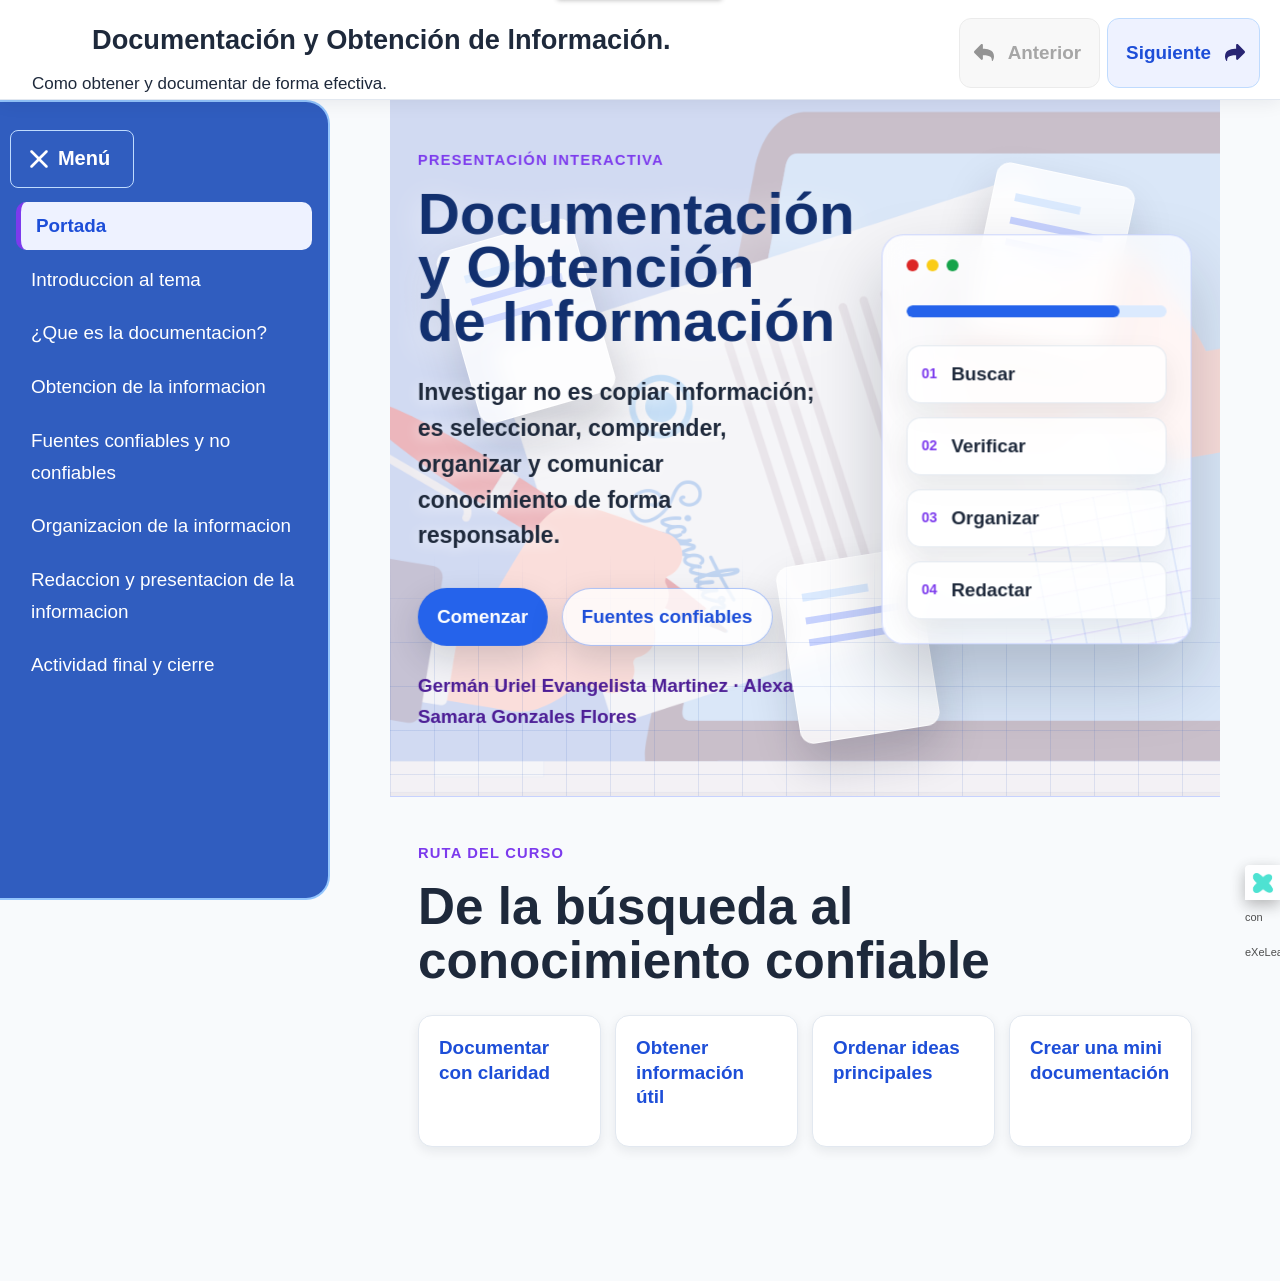
<file: index.html>
<!DOCTYPE html>
<html lang="es" id="exe-index">
<head>
<meta charset="utf-8">
<meta name="generator" content="eXeLearning v4.0.0">
<meta name="viewport" content="width=device-width, initial-scale=1">
<title>Documentación y Obtención de lnformación. </title>
<link rel="icon" type="image/x-icon" href="libs/favicon.ico">
<meta name="description" content="Explicar la importancia de la documentación y la obtención de información, mostrando cómo identificar fuentes confiables, organizar datos relevantes y transformar la información encontrada en conocimiento útil.">
<script>document.querySelector("html").classList.add("js");</script><script src="libs/jquery/jquery.min.js"> </script><script src="libs/common_i18n.js"> </script><script src="libs/common.js"> </script><script src="libs/exe_export.js"> </script><script src="libs/bootstrap/bootstrap.bundle.min.js"> </script><link rel="stylesheet" href="libs/bootstrap/bootstrap.min.css">
<script src="idevices/text/text.js"></script><link rel="stylesheet" href="idevices/text/text.css">
<link rel="stylesheet" href="content/css/base.css"><script src="theme/style.js"> </script><link rel="stylesheet" href="theme/style.css">
</head>
<body class="exe-export exe-web-site">
<script>document.body.className+=" js"</script>
<div class="exe-content exe-export pre-js siteNav-hidden"><a href="#page-mq130oiq-pf0iodl5z" id="skipNav">Skip to content</a> <nav id="siteNav">
<ul>
<li class="active"> <a href="index.html" class="active main-node no-ch">Portada</a>
</li>
<li> <a href="html/introduccion-al-tema.html" class="no-ch">Introduccion al tema</a>
</li>
<li> <a href="html/que-es-la-documentacion.html" class="no-ch">¿Que es la documentacion?</a>
</li>
<li> <a href="html/obtencion-de-la-informacion.html" class="no-ch">Obtencion de la informacion</a>
</li>
<li> <a href="html/fuentes-confiables-y-no-confiables.html" class="no-ch">Fuentes confiables y no confiables</a>
</li>
<li> <a href="html/organizacion-de-la-informacion.html" class="no-ch">Organizacion de la informacion</a>
</li>
<li> <a href="html/redaccion-y-presentacion-de-la-informacion.html" class="no-ch">Redaccion y presentacion de la informacion</a>
</li>
<li> <a href="html/actividad-final-y-cierre.html" class="no-ch">Actividad final y cierre</a>
</li>
</ul>
</nav><main id="page-mq130oiq-pf0iodl5z" class="page"> 
<header class="main-header">
<div class="package-header"><p class="package-title">Documentación y Obtención de lnformación. </p>
<p class="package-subtitle">Como obtener y documentar de forma efectiva. </p></div>
<div class="page-header"><h1 class="page-title">Portada</h1></div>
</header><div id="page-content-page-mq130oiq-pf0iodl5z" class="page-content">
<section class="landing-hero" aria-labelledby="landing-title" data-parallax-scene>
<div class="landing-hero-bg" aria-hidden="true"></div>
<div class="landing-hero-shade" aria-hidden="true"></div>
<div class="landing-paper landing-paper-a landing-depth" data-depth="0.32" aria-hidden="true"></div>
<div class="landing-paper landing-paper-b landing-depth" data-depth="0.24" aria-hidden="true"></div>
<div class="landing-paper landing-paper-c landing-depth" data-depth="0.18" aria-hidden="true"></div>
<div class="landing-hero-inner">
<div class="landing-copy landing-depth" data-depth="0.08">
<p class="landing-kicker">Presentación interactiva</p>
<h1 id="landing-title"><span>Documentación</span><span>y Obtención</span><span>de Información</span></h1>
<p class="landing-lead">Investigar no es copiar información; es seleccionar, comprender, organizar y comunicar conocimiento de forma responsable.</p>
<div class="landing-actions">
<a class="landing-button landing-button-primary" href="html/introduccion-al-tema.html">Comenzar</a>
<a class="landing-button landing-button-secondary" href="html/fuentes-confiables-y-no-confiables.html">Fuentes confiables</a>
</div>
<p class="landing-presenters">Germán Uriel Evangelista Martinez · Alexa Samara Gonzales Flores</p>
</div>
<div class="landing-console landing-depth" data-depth="0.2" aria-label="Proceso de investigación">
<div class="landing-console-top">
<span></span>
<span></span>
<span></span>
</div>
<div class="landing-meter">
<span style="--w: 82%"></span>
</div>
<ol class="landing-steps">
<li><span>01</span> Buscar</li>
<li><span>02</span> Verificar</li>
<li><span>03</span> Organizar</li>
<li><span>04</span> Redactar</li>
</ol>
</div>
</div>
</section>
<section class="landing-map" aria-labelledby="landing-map-title">
<div class="landing-map-heading">
<p>Ruta del curso</p>
<h2 id="landing-map-title">De la búsqueda al conocimiento confiable</h2>
</div>
<div class="landing-map-grid">
<a href="html/que-es-la-documentacion.html">Documentar con claridad</a>
<a href="html/obtencion-de-la-informacion.html">Obtener información útil</a>
<a href="html/organizacion-de-la-informacion.html">Ordenar ideas principales</a>
<a href="html/actividad-final-y-cierre.html">Crear una mini documentación</a>
</div>
</section>
</div></main><div class="nav-buttons">
<span class="nav-button nav-button-left" aria-hidden="true"><span>Anterior</span></span>
<a href="html/introduccion-al-tema.html" title="Siguiente" class="nav-button nav-button-right"><span>Siguiente</span></a>
</div>
<footer id="siteFooter"><div id="siteFooterContent"></div></footer>
</div>
<p id="made-with-eXe"> <a href="https://exelearning.net/" target="_blank" rel="noopener"> <span>Creado con eXeLearning <span>(nueva ventana)</span></span></a></p>
</body>
</html>
</file>
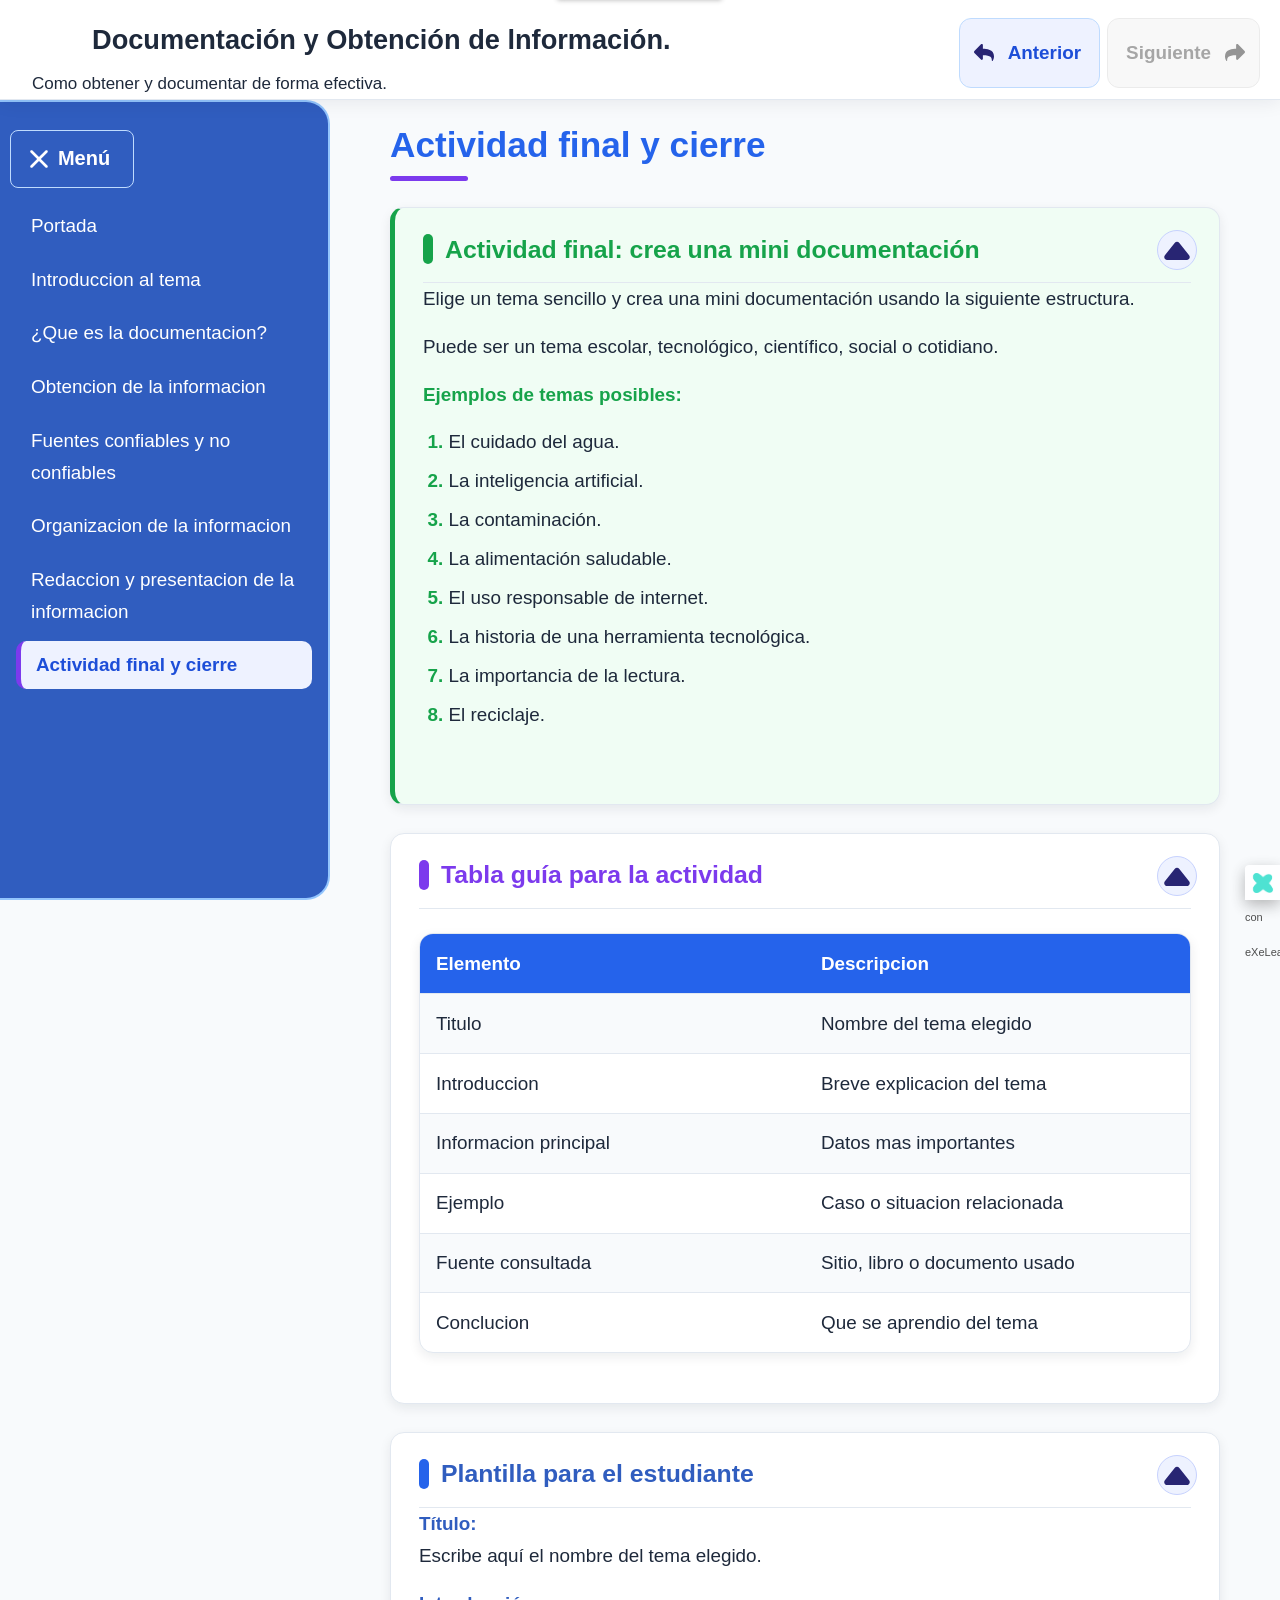
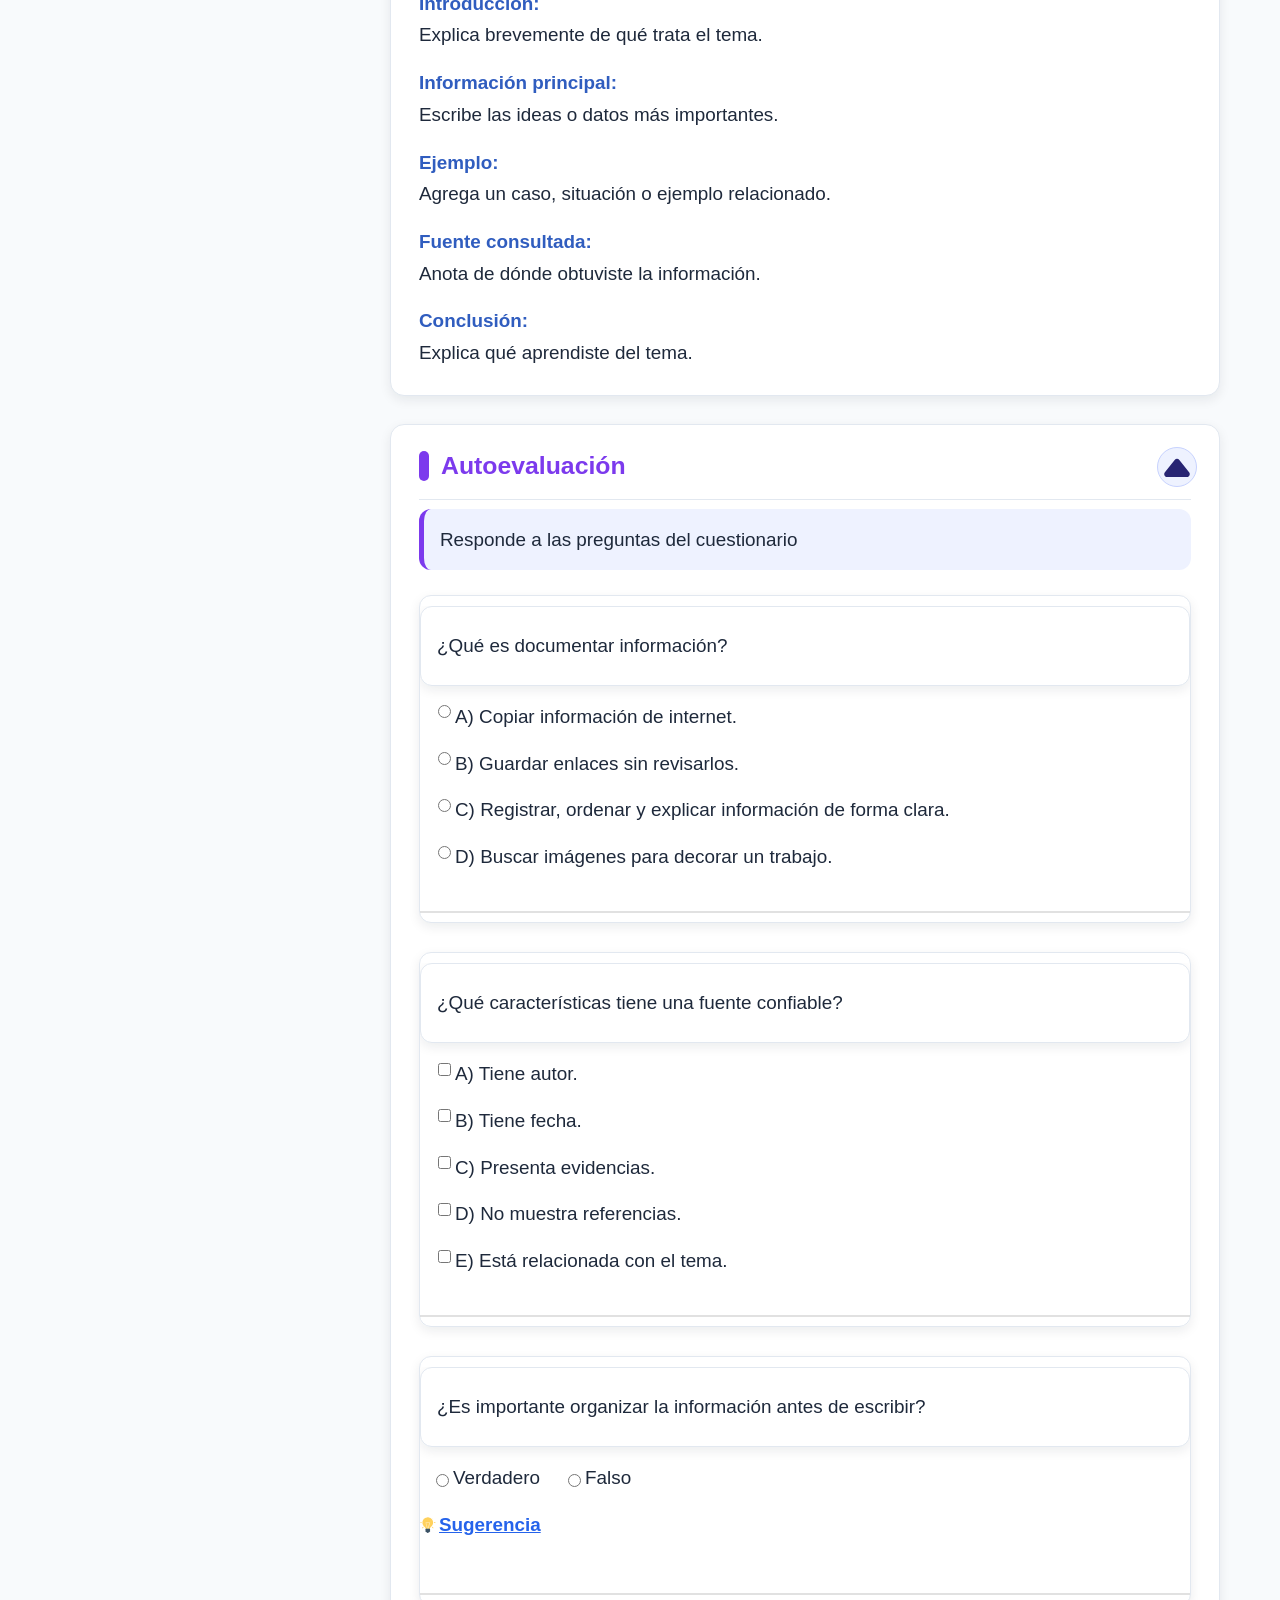
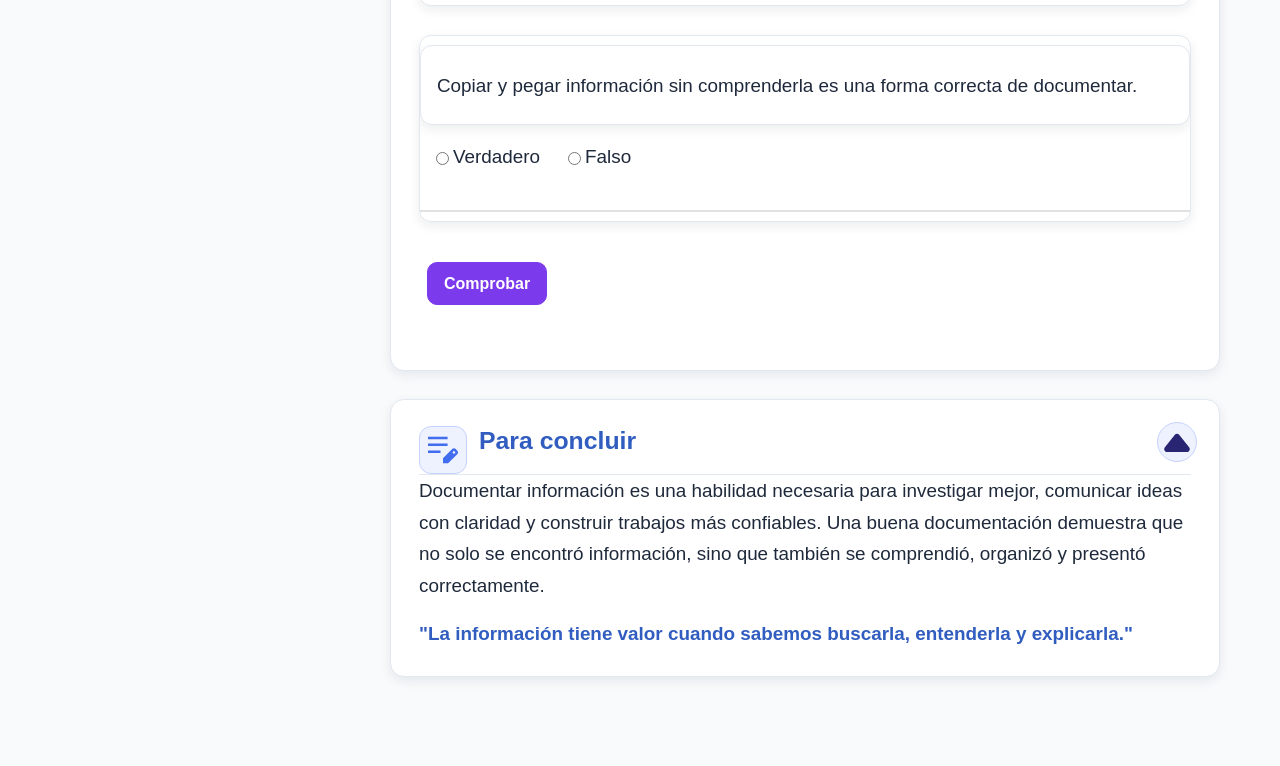
<file: html/actividad-final-y-cierre.html>
<!DOCTYPE html>
<html lang="es" id="exe-page-mq130oj1-dtkj8na8n">
<head>
<meta charset="utf-8">
<meta name="generator" content="eXeLearning v4.0.0">
<meta name="viewport" content="width=device-width, initial-scale=1">
<title>Actividad final y cierre | Documentación y Obtención de lnformación. </title>
<link rel="icon" type="image/x-icon" href="../libs/favicon.ico">
<meta name="description" content="Explicar la importancia de la documentación y la obtención de información, mostrando cómo identificar fuentes confiables, organizar datos relevantes y transformar la información encontrada en conocimiento útil.">
<script>document.querySelector("html").classList.add("js");</script><script src="../libs/jquery/jquery.min.js"> </script><script src="../libs/common_i18n.js"> </script><script src="../libs/common.js"> </script><script src="../libs/exe_export.js"> </script><script src="../libs/bootstrap/bootstrap.bundle.min.js"> </script><link rel="stylesheet" href="../libs/bootstrap/bootstrap.min.css">
<script src="../idevices/text/text.js"></script><link rel="stylesheet" href="../idevices/text/text.css">
<script src="../idevices/form/form.js"></script><link rel="stylesheet" href="../idevices/form/form.css">
<link rel="stylesheet" href="../content/css/base.css"><script src="../theme/style.js"> </script><link rel="stylesheet" href="../theme/style.css">
</head>
<body class="exe-export exe-web-site">
<script>document.body.className+=" js"</script>
<div class="exe-content exe-export pre-js siteNav-hidden"><a href="#page-mq130oj1-dtkj8na8n" id="skipNav">Skip to content</a> <nav id="siteNav">
<ul>
<li> <a href="../index.html" class="main-node no-ch">Portada</a>
</li>
<li> <a href="../html/introduccion-al-tema.html" class="no-ch">Introduccion al tema</a>
</li>
<li> <a href="../html/que-es-la-documentacion.html" class="no-ch">¿Que es la documentacion?</a>
</li>
<li> <a href="../html/obtencion-de-la-informacion.html" class="no-ch">Obtencion de la informacion</a>
</li>
<li> <a href="../html/fuentes-confiables-y-no-confiables.html" class="no-ch">Fuentes confiables y no confiables</a>
</li>
<li> <a href="../html/organizacion-de-la-informacion.html" class="no-ch">Organizacion de la informacion</a>
</li>
<li> <a href="../html/redaccion-y-presentacion-de-la-informacion.html" class="no-ch">Redaccion y presentacion de la informacion</a>
</li>
<li class="active"> <a href="../html/actividad-final-y-cierre.html" class="active no-ch">Actividad final y cierre</a>
</li>
</ul>
</nav><main id="page-mq130oj1-dtkj8na8n" class="page"> 
<header class="main-header">
<div class="package-header"><p class="package-title">Documentación y Obtención de lnformación. </p>
<p class="package-subtitle">Como obtener y documentar de forma efectiva. </p></div>
<div class="page-header"><h1 class="page-title">Actividad final y cierre</h1></div>
</header><div id="page-content-page-mq130oj1-dtkj8na8n" class="page-content">
<article id="block-1780633605404-v52jnptwv" class="box">
<header class="box-head no-icon">
<h1 class="box-title">Actividad final: crea una mini documentación</h1>
<button class="box-toggle box-toggle-on" title="Toggle content">
<span>Toggle content</span>
</button></header>
<div class="box-content">
<div id="idevice-1780633605403-porc9gojo" class="idevice_node text" data-idevice-path="../idevices/text/" data-idevice-type="text" data-idevice-component-type="json" data-idevice-json-data="{&quot;ideviceId&quot;:&quot;idevice-1780633605403-porc9gojo&quot;}">
<div class="exe-text-template">
    <p>Elige un tema sencillo y crea una mini documentación usando la siguiente estructura.</p>
<p>Puede ser un tema escolar, tecnológico, científico, social o cotidiano.</p>
<p><strong>Ejemplos de temas posibles:</strong></p>
<ol>
<li>El cuidado del agua.</li>
<li>La inteligencia artificial.</li>
<li>La contaminación.</li>
<li>La alimentación saludable.</li>
<li>El uso responsable de internet.</li>
<li>La historia de una herramienta tecnológica.</li>
<li>La importancia de la lectura.</li>
<li>El reciclaje.<br /> </li>
</ol>
</div>
</div>
</div>
</article><article id="block-1780633680392-smtn3oylp" class="box">
<header class="box-head no-icon">
<h1 class="box-title">Tabla guía para la actividad</h1>
<button class="box-toggle box-toggle-on" title="Toggle content">
<span>Toggle content</span>
</button></header>
<div class="box-content">
<div id="idevice-1780633680384-37hdh3g3k" class="idevice_node text" data-idevice-path="../idevices/text/" data-idevice-type="text" data-idevice-component-type="json" data-idevice-json-data="{&quot;ideviceId&quot;:&quot;idevice-1780633680384-37hdh3g3k&quot;}">
<div class="exe-text-template">
    <table style="width: 100%;" border="1">
<tbody>
<tr>
<td style="width: 49.9147%;">Elemento</td>
<td style="width: 49.9147%;">Descripcion</td>
</tr>
<tr>
<td style="width: 49.9147%;">Titulo</td>
<td style="width: 49.9147%;">Nombre del tema elegido</td>
</tr>
<tr>
<td style="width: 49.9147%;">Introduccion</td>
<td style="width: 49.9147%;">Breve explicacion del tema</td>
</tr>
<tr>
<td style="width: 49.9147%;">Informacion principal</td>
<td style="width: 49.9147%;">Datos mas importantes</td>
</tr>
<tr>
<td style="width: 49.9147%;">Ejemplo</td>
<td style="width: 49.9147%;">Caso o situacion relacionada</td>
</tr>
<tr>
<td style="width: 49.9147%;">Fuente consultada</td>
<td style="width: 49.9147%;">Sitio, libro o documento usado</td>
</tr>
<tr>
<td style="width: 49.9147%;">Conclucion</td>
<td style="width: 49.9147%;">Que se aprendio del tema</td>
</tr>
</tbody>
</table>
</div>
</div>
</div>
</article><article id="block-1780633797074-uyuqo68bj" class="box">
<header class="box-head no-icon">
<h1 class="box-title">Plantilla para el estudiante</h1>
<button class="box-toggle box-toggle-on" title="Toggle content">
<span>Toggle content</span>
</button></header>
<div class="box-content">
<div id="idevice-1780633797073-jsxhlzqa9" class="idevice_node text" data-idevice-path="../idevices/text/" data-idevice-type="text" data-idevice-component-type="json" data-idevice-json-data="{&quot;ideviceId&quot;:&quot;idevice-1780633797073-jsxhlzqa9&quot;}">
<div class="exe-text-template">
    <p><strong>Título:</strong><br />Escribe aquí el nombre del tema elegido.</p>
<p><strong>Introducción:</strong><br />Explica brevemente de qué trata el tema.</p>
<p><strong>Información principal:</strong><br />Escribe las ideas o datos más importantes.</p>
<p><strong>Ejemplo:</strong><br />Agrega un caso, situación o ejemplo relacionado.</p>
<p><strong>Fuente consultada:</strong><br />Anota de dónde obtuviste la información.</p>
<p><strong>Conclusión:</strong><br />Explica qué aprendiste del tema.</p>
</div>
</div>
</div>
</article><article id="block-1780633851874-mj1jime3n" class="box">
<header class="box-head no-icon">
<h1 class="box-title">Autoevaluación</h1>
<button class="box-toggle box-toggle-on" title="Toggle content">
<span>Toggle content</span>
</button></header>
<div class="box-content">
<div id="idevice-1780633851871-ic6fffc91" class="idevice_node form" data-idevice-path="../idevices/form/" data-idevice-type="form" data-idevice-component-type="json" data-idevice-json-data="{&quot;ideviceId&quot;:&quot;idevice-1780633851871-ic6fffc91&quot;,&quot;evaluation&quot;:false,&quot;evaluationID&quot;:&quot;a6e4c519-b3cd-446b-b4f0-3c8caa23bd8f&quot;,&quot;repeatActivity&quot;:true,&quot;isScorm&quot;:0,&quot;textButtonScorm&quot;:&quot;Guardar la puntuación&quot;,&quot;weighted&quot;:100,&quot;msgs&quot;:{&quot;msgScoreScorm&quot;:&quot;La puntuación no se puede guardar porque esta página no forma parte  de un paquete SCORM.&quot;,&quot;msgYouScore&quot;:&quot;Tu puntuación es&quot;,&quot;msgScore&quot;:&quot;Puntuación&quot;,&quot;msgWeight&quot;:&quot;Peso&quot;,&quot;msgYouLastScore&quot;:&quot;La última puntuación guardada es&quot;,&quot;msgOnlySaveScore&quot;:&quot;¡Solo puede guardar la puntuación una vez!&quot;,&quot;msgOnlySave&quot;:&quot;Solo puede guardar una vez&quot;,&quot;msgOnlySaveAuto&quot;:&quot;Su puntuación se guardará después de cada pregunta. Solo puede jugar una vez.&quot;,&quot;msgSaveAuto&quot;:&quot;Su puntuación se guardará automáticamente después de cada pregunta.&quot;,&quot;msgSeveralScore&quot;:&quot;Puede guardar la puntuación tantas veces como quiera&quot;,&quot;msgPlaySeveralTimes&quot;:&quot;Puede realizar esta actividad cuantas veces quiera&quot;,&quot;msgActityComply&quot;:&quot;Ya ha realizado esta actividad.&quot;,&quot;msgUncompletedActivity&quot;:&quot;Actividad no completada&quot;,&quot;msgSuccessfulActivity&quot;:&quot;Actividad superada. Puntuación: %s&quot;,&quot;msgUnsuccessfulActivity&quot;:&quot;Actividad no superada. Puntuación: %s&quot;,&quot;msgTypeGame&quot;:&quot;Formulario&quot;,&quot;msgStartGame&quot;:&quot;Pulsa aquí para empezar&quot;,&quot;msgTime&quot;:&quot;Tiempo por pregunta&quot;,&quot;msgSaveScore&quot;:&quot;Guardar la puntuación&quot;,&quot;msgResult&quot;:&quot;Resultado&quot;,&quot;msgCheck&quot;:&quot;Comprobar&quot;,&quot;msgReset&quot;:&quot;Reiniciar&quot;,&quot;msgShowAnswers&quot;:&quot;Mostrar respuestas&quot;,&quot;msgTestResultPass&quot;:&quot;¡Felicidades! Has pasado la prueba&quot;,&quot;msgTestResultNotPass&quot;:&quot;Lo siento. Has fallado la prueba&quot;,&quot;msgTrueFalseHelp&quot;:&quot;Di si la afirmación es verdadera o falsa&quot;,&quot;msgDropdownHelp&quot;:&quot;Elige la respuesta correcta entre las opciones propuestas&quot;,&quot;msgFillHelp&quot;:&quot;Rellena los espacios en blanco con la palabra apropiada&quot;,&quot;msgSingleSelectionHelp&quot;:&quot;Opción múltiple con solo una respuesta correcta&quot;,&quot;msgMultipleSelectionHelp&quot;:&quot;Opción múltiple con varias respuestas correctas&quot;,&quot;msgPlayStart&quot;:&quot;Pulsa aquí para empezar&quot;,&quot;msgTrue&quot;:&quot;Verdadero&quot;,&quot;msgFalse&quot;:&quot;Falso&quot;,&quot;msgNext&quot;:&quot;Siguiente&quot;,&quot;msgPrevious&quot;:&quot;Anterior&quot;,&quot;msgSuggestion&quot;:&quot;Sugerencia&quot;},&quot;id&quot;:&quot;idevice-1780633851871-ic6fffc91&quot;,&quot;questionsRandom&quot;:false,&quot;percentageQuestions&quot;:&quot;100&quot;,&quot;time&quot;:&quot;0&quot;,&quot;eXeFormInstructions&quot;:&quot;&lt;p&gt;Responde a las preguntas del cuestionario&lt;/p&gt;&quot;,&quot;questionsData&quot;:[{&quot;id&quot;:&quot;1780634004668-GSTP7&quot;,&quot;activityType&quot;:&quot;selection&quot;,&quot;baseText&quot;:&quot;&lt;p&gt;¿Qué es documentar información?&lt;/p&gt;&quot;,&quot;feedbackRight&quot;:&quot;Correcto. Documentar implica dar orden, claridad y sentido a la información.&quot;,&quot;feedbackWrong&quot;:&quot;Vuelve a revisar tu respuesta, recuerda que no debes guardar enlaces sin revisar, no solo importa decorar y no debes solo copiar informacion de internet&quot;,&quot;suggestion&quot;:&quot;&quot;,&quot;wrongAnswersValue&quot;:&quot;&quot;,&quot;selectionType&quot;:&quot;single&quot;,&quot;answers&quot;:[{&quot;0&quot;:false,&quot;1&quot;:&quot;A) Copiar información de internet.&quot;},{&quot;0&quot;:false,&quot;1&quot;:&quot;B) Guardar enlaces sin revisarlos.&quot;},{&quot;0&quot;:true,&quot;1&quot;:&quot;C) Registrar, ordenar y explicar información de forma clara.&quot;},{&quot;0&quot;:false,&quot;1&quot;:&quot;D) Buscar imágenes para decorar un trabajo.&quot;}],&quot;answer&quot;:&quot;1&quot;,&quot;capitalization&quot;:false,&quot;strict&quot;:false,&quot;order&quot;:0,&quot;customScore&quot;:1,&quot;time&quot;:0},{&quot;id&quot;:&quot;1780634494526-MHH4R&quot;,&quot;activityType&quot;:&quot;selection&quot;,&quot;baseText&quot;:&quot;&lt;p&gt;¿Qué características tiene una fuente confiable?&lt;/p&gt;&quot;,&quot;feedbackRight&quot;:&quot;Exacto, Una fuente confiable permite verificar la información y entender de dónde proviene.&quot;,&quot;feedbackWrong&quot;:&quot;Recuerda, debes poder verificar de donde sacaste la informacion, y debes saber quien es el autor de esa informacion&quot;,&quot;suggestion&quot;:&quot;&quot;,&quot;wrongAnswersValue&quot;:&quot;&quot;,&quot;selectionType&quot;:&quot;multiple&quot;,&quot;answers&quot;:[{&quot;0&quot;:true,&quot;1&quot;:&quot;A) Tiene autor.&quot;},{&quot;0&quot;:true,&quot;1&quot;:&quot;B) Tiene fecha.&quot;},{&quot;0&quot;:true,&quot;1&quot;:&quot;C) Presenta evidencias.&quot;},{&quot;0&quot;:false,&quot;1&quot;:&quot;D) No muestra referencias.&quot;},{&quot;0&quot;:true,&quot;1&quot;:&quot;E) Está relacionada con el tema.&quot;}],&quot;answer&quot;:&quot;1&quot;,&quot;capitalization&quot;:false,&quot;strict&quot;:false,&quot;order&quot;:0,&quot;customScore&quot;:1,&quot;time&quot;:0},{&quot;id&quot;:&quot;1780634597652-X29CC&quot;,&quot;activityType&quot;:&quot;true-false&quot;,&quot;baseText&quot;:&quot;&lt;p&gt;¿Es importante organizar la información antes de escribir?&lt;/p&gt;&quot;,&quot;feedbackRight&quot;:&quot;Exacto, una  buena documentacion organiza su informacion de forma entendible&quot;,&quot;feedbackWrong&quot;:&quot;Recuerda que debemos organizar la informacion documentada de forma entendible&quot;,&quot;suggestion&quot;:&quot;una buena documentacion pasa por un proceso clave en el cual le damos forma en una estructura.&quot;,&quot;wrongAnswersValue&quot;:&quot;&quot;,&quot;selectionType&quot;:&quot;single&quot;,&quot;answers&quot;:[],&quot;answer&quot;:&quot;0&quot;,&quot;capitalization&quot;:false,&quot;strict&quot;:false,&quot;order&quot;:0,&quot;customScore&quot;:1,&quot;time&quot;:0},{&quot;id&quot;:&quot;1780634646083-YMS5B&quot;,&quot;activityType&quot;:&quot;true-false&quot;,&quot;baseText&quot;:&quot;&lt;p&gt;Copiar y pegar información sin comprenderla es una forma correcta de documentar.&lt;/p&gt;&quot;,&quot;feedbackRight&quot;:&quot;Documentar requiere comprender, explicar con palabras propias y mencionar las fuentes utilizadas.&quot;,&quot;feedbackWrong&quot;:&quot;Documentar requiere comprender, explicar con palabras propias y mencionar las fuentes utilizadas.&quot;,&quot;suggestion&quot;:&quot;&quot;,&quot;wrongAnswersValue&quot;:&quot;&quot;,&quot;selectionType&quot;:&quot;single&quot;,&quot;answers&quot;:[],&quot;answer&quot;:&quot;0&quot;,&quot;capitalization&quot;:false,&quot;strict&quot;:false,&quot;order&quot;:0,&quot;customScore&quot;:1,&quot;time&quot;:0}],&quot;passRate&quot;:5,&quot;addBtnAnswers&quot;:true,&quot;eXeIdeviceTextAfter&quot;:&quot;&quot;,&quot;showSlider&quot;:false}" data-idevice-template="form.html">
<div class="exe-form-container">
  <div class="game-evaluation-ids js-hidden" data-id="idevice-1780633851871-ic6fffc91" data-evaluationb="false" data-evaluationid="a6e4c519-b3cd-446b-b4f0-3c8caa23bd8f"></div>
            <div id="frmMainContainer-idevice-1780633851871-ic6fffc91" class="form-IDevice" data-id="idevice-1780633851871-ic6fffc91">
                <div class="form-Data js-hidden">{}</div>
                <div class="form-instructions"><p>Responde a las preguntas del cuestionario</p></div>
                <div class="FRMP-GameScoreBoard" style="display:none;">
                    <div>
                        <strong><span class="sr-av">Tiempo por pregunta:</span></strong>
                        <span id="frmPTime-idevice-1780633851871-ic6fffc91">00:00</span>
                    </div>
                </div>
                <div class="FRMP-StartGame" id="frmStartGameDiv-idevice-1780633851871-ic6fffc91" style="display:none;">
                      <button  id="frmStartGame-idevice-1780633851871-ic6fffc91" type="button" class="btn btn-primary">Pulsa aquí para empezar</button>
                </div>
                <div class="form-body" id="frmBody-idevice-1780633851871-ic6fffc91" style="display:block;">
                    <div class="FRMP-Questions">
                        <div id="form-questions-idevice-1780633851871-ic6fffc91" > </div>
                        <div id="frmCover-idevice-1780633851871-ic6fffc91" class="FRMP-Cover"> </div>
                    </div>
                    <div id="resultsContainer-idevice-1780633851871-ic6fffc91" class="form-results-container inline">
                        <div id="form-score-idevice-1780633851871-ic6fffc91" class="score-text">Puntuación.</div>
                        <div id="form-result-test-idevice-1780633851871-ic6fffc91" class="score-text phrase-score"></div>
                    </div>
                    <div class="form-buttons-container inline">
                        <input id="form-button-check-idevice-1780633851871-ic6fffc91" class="btn btn-primary" type="button" value="Comprobar"
                            data-id="idevice-1780633851871-ic6fffc91" data-pass-rate="" />
                        <input id="form-button-reset-idevice-1780633851871-ic6fffc91" type="button" value="Reiniciar"
                            data-id="idevice-1780633851871-ic6fffc91" class="btn btn-primary"  style="display:none" />
                        <input id="form-button-show-answers-idevice-1780633851871-ic6fffc91" class="btn btn-primary" type="button" value="Mostrar respuestas"
                            data-id="idevice-1780633851871-ic6fffc91" style="display: " />

                    </div>
                </div>
                <div class="Games-BottonContainer">
                    <div class="Games-GetScore">
                        <input id="frmPSendScore-idevice-1780633851871-ic6fffc91" type="button" value="Guardar la puntuación" class="feedbackbutton Games-SendScore" style="display:none"/> <span class="Games-RepeatActivity"></span>
                    </div>
                </div>
                
            </div>
            <div class="questionsMedia" style="display:none"></div>
            
</div>
</div>
</div>
</article><article id="block-1780634695864-8isxln96o" class="box">
<header class="box-head">
<div class="box-icon exe-icon">
<img src="icons/activity.svg" alt="">
</div>
<h1 class="box-title">Para concluir</h1>
<button class="box-toggle box-toggle-on" title="Toggle content">
<span>Toggle content</span>
</button></header>
<div class="box-content">
<div id="idevice-1780634695862-pba7g5p6n" class="idevice_node text" data-idevice-path="../idevices/text/" data-idevice-type="text" data-idevice-component-type="json" data-idevice-json-data="{&quot;ideviceId&quot;:&quot;idevice-1780634695862-pba7g5p6n&quot;}">
<div class="exe-text-template">
    <p>Documentar información es una habilidad necesaria para investigar mejor, comunicar ideas con claridad y construir trabajos más confiables. Una buena documentación demuestra que no solo se encontró información, sino que también se comprendió, organizó y presentó correctamente.</p>
<p><strong>"La información tiene valor cuando sabemos buscarla, entenderla y explicarla."</strong></p>
</div>
</div>
</div>
</article>
</div></main><div class="nav-buttons">
<a href="../html/redaccion-y-presentacion-de-la-informacion.html" title="Anterior" class="nav-button nav-button-left"><span>Anterior</span></a>
<span class="nav-button nav-button-right" aria-hidden="true"><span>Siguiente</span></span>
</div>
<footer id="siteFooter"><div id="siteFooterContent"></div></footer>
</div>
<p id="made-with-eXe"> <a href="https://exelearning.net/" target="_blank" rel="noopener"> <span>Creado con eXeLearning <span>(nueva ventana)</span></span></a></p>
</body>
</html>
</file>
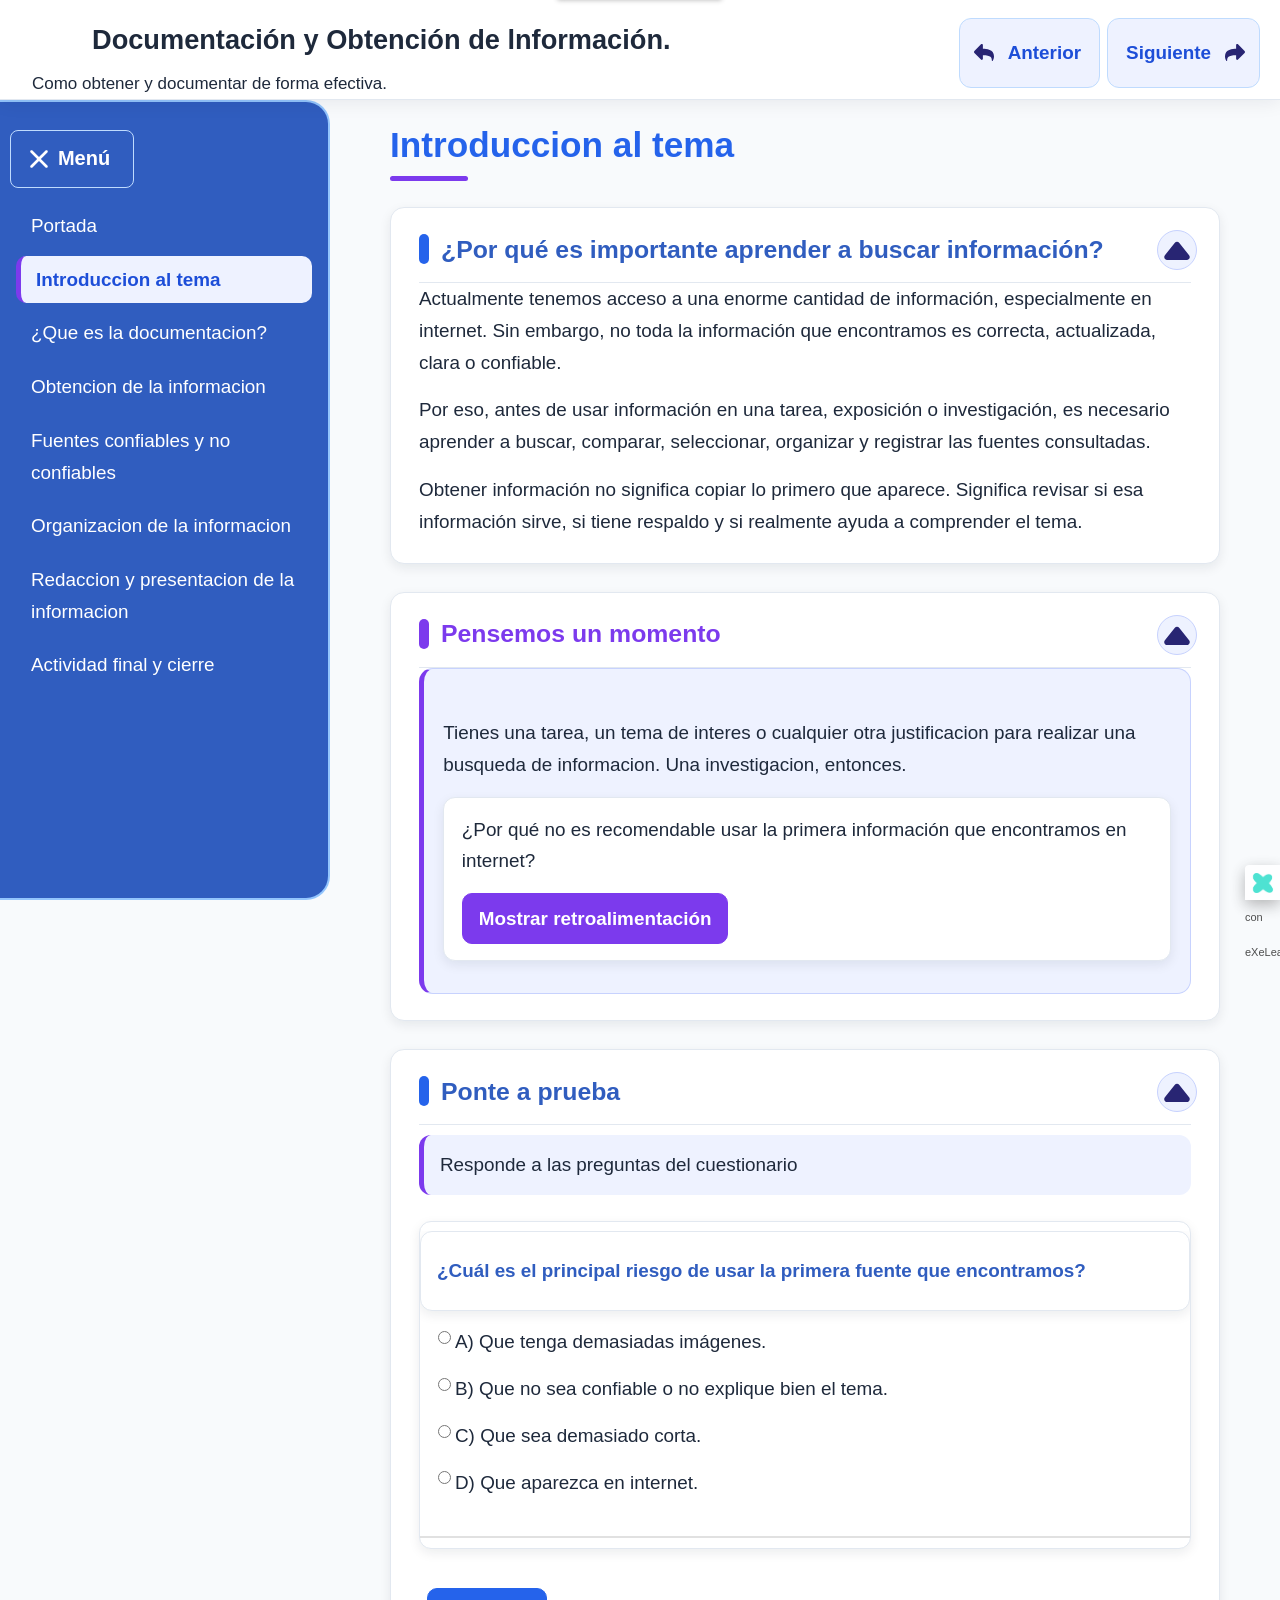
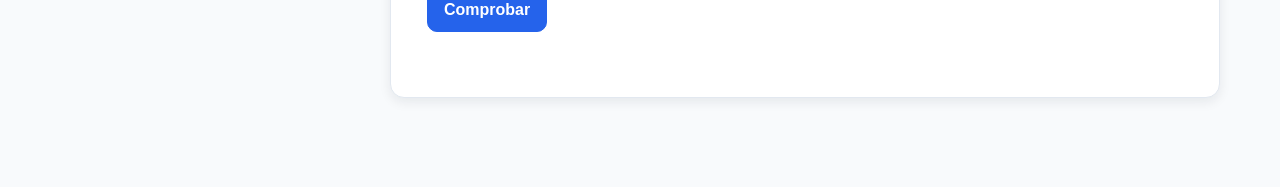
<file: html/introduccion-al-tema.html>
<!DOCTYPE html>
<html lang="es" id="exe-page-mq130ois-ne0qvxgpi">
<head>
<meta charset="utf-8">
<meta name="generator" content="eXeLearning v4.0.0">
<meta name="viewport" content="width=device-width, initial-scale=1">
<title>Introduccion al tema | Documentación y Obtención de lnformación. </title>
<link rel="icon" type="image/x-icon" href="../libs/favicon.ico">
<meta name="description" content="Explicar la importancia de la documentación y la obtención de información, mostrando cómo identificar fuentes confiables, organizar datos relevantes y transformar la información encontrada en conocimiento útil.">
<script>document.querySelector("html").classList.add("js");</script><script src="../libs/jquery/jquery.min.js"> </script><script src="../libs/common_i18n.js"> </script><script src="../libs/common.js"> </script><script src="../libs/exe_export.js"> </script><script src="../libs/bootstrap/bootstrap.bundle.min.js"> </script><link rel="stylesheet" href="../libs/bootstrap/bootstrap.min.css">
<script src="../idevices/text/text.js"></script><link rel="stylesheet" href="../idevices/text/text.css">
<script src="../idevices/casestudy/casestudy.js"></script><link rel="stylesheet" href="../idevices/casestudy/casestudy.css">
<script src="../idevices/form/form.js"></script><link rel="stylesheet" href="../idevices/form/form.css">
<link rel="stylesheet" href="../content/css/base.css"><script src="../theme/style.js"> </script><link rel="stylesheet" href="../theme/style.css">
</head>
<body class="exe-export exe-web-site">
<script>document.body.className+=" js"</script>
<div class="exe-content exe-export pre-js siteNav-hidden"><a href="#page-mq130ois-ne0qvxgpi" id="skipNav">Skip to content</a> <nav id="siteNav">
<ul>
<li> <a href="../index.html" class="main-node no-ch">Portada</a>
</li>
<li class="active"> <a href="../html/introduccion-al-tema.html" class="active no-ch">Introduccion al tema</a>
</li>
<li> <a href="../html/que-es-la-documentacion.html" class="no-ch">¿Que es la documentacion?</a>
</li>
<li> <a href="../html/obtencion-de-la-informacion.html" class="no-ch">Obtencion de la informacion</a>
</li>
<li> <a href="../html/fuentes-confiables-y-no-confiables.html" class="no-ch">Fuentes confiables y no confiables</a>
</li>
<li> <a href="../html/organizacion-de-la-informacion.html" class="no-ch">Organizacion de la informacion</a>
</li>
<li> <a href="../html/redaccion-y-presentacion-de-la-informacion.html" class="no-ch">Redaccion y presentacion de la informacion</a>
</li>
<li> <a href="../html/actividad-final-y-cierre.html" class="no-ch">Actividad final y cierre</a>
</li>
</ul>
</nav><main id="page-mq130ois-ne0qvxgpi" class="page"> 
<header class="main-header">
<div class="package-header"><p class="package-title">Documentación y Obtención de lnformación. </p>
<p class="package-subtitle">Como obtener y documentar de forma efectiva. </p></div>
<div class="page-header"><h1 class="page-title">Introduccion al tema</h1></div>
</header><div id="page-content-page-mq130ois-ne0qvxgpi" class="page-content">
<article id="block-1780619335664-x6y5a2ah0" class="box">
<header class="box-head no-icon">
<h1 class="box-title">¿Por qué es importante aprender a buscar información?</h1>
<button class="box-toggle box-toggle-on" title="Toggle content">
<span>Toggle content</span>
</button></header>
<div class="box-content">
<div id="idevice-1780619335661-m1nqhzrdy" class="idevice_node text" data-idevice-path="../idevices/text/" data-idevice-type="text" data-idevice-component-type="json" data-idevice-json-data="{&quot;ideviceId&quot;:&quot;idevice-1780619335661-m1nqhzrdy&quot;}">
<div class="exe-text-template">
    <p>Actualmente tenemos acceso a una enorme cantidad de información, especialmente en internet. Sin embargo, no toda la información que encontramos es correcta, actualizada, clara o confiable.</p>
<p>Por eso, antes de usar información en una tarea, exposición o investigación, es necesario aprender a buscar, comparar, seleccionar, organizar y registrar las fuentes consultadas.</p>
<p>Obtener información no significa copiar lo primero que aparece. Significa revisar si esa información sirve, si tiene respaldo y si realmente ayuda a comprender el tema.</p>
</div>
</div>
</div>
</article><article id="block-1780619462046-zow3x23a6" class="box">
<header class="box-head no-icon">
<h1 class="box-title">Pensemos un momento</h1>
<button class="box-toggle box-toggle-on" title="Toggle content">
<span>Toggle content</span>
</button></header>
<div class="box-content">
<div id="idevice-1780619462043-4e8w8uyd6" class="idevice_node casestudy" data-idevice-path="../idevices/casestudy/" data-idevice-type="casestudy" data-idevice-component-type="json" data-idevice-json-data="{&quot;id&quot;:&quot;idevice-1780619462043-4e8w8uyd6&quot;,&quot;typeGame&quot;:&quot;Case study&quot;,&quot;history&quot;:&quot;&lt;p&gt;Tienes una tarea, un tema de interes o cualquier otra justificacion para realizar una busqueda de informacion. Una investigacion, entonces. &lt;/p&gt;&quot;,&quot;textInfoDurationInput&quot;:&quot;&quot;,&quot;textInfoDurationTextInput&quot;:&quot;Duración&quot;,&quot;textInfoParticipantsInput&quot;:&quot;&quot;,&quot;textInfoParticipantsTextInput&quot;:&quot;Agrupamiento&quot;,&quot;activities&quot;:[{&quot;activity&quot;:&quot;&lt;p&gt;¿Por qué no es recomendable usar la primera información que encontramos en internet?&lt;/p&gt;&quot;,&quot;feedback&quot;:&quot;&lt;p&gt;Porque puede estar incompleta, desactualizada, mal explicada, no tener autor, no mostrar evidencias o no estar relacionada directamente con el tema.&lt;/p&gt;&quot;,&quot;buttonCaption&quot;:&quot;Mostrar retroalimentación&quot;}]}" data-idevice-template="casestudy.html">
<div class="exe-casestudy-container">
  
        <div class="caseStudyContent">            
            <div class="CSP-Info mb-3">
                
            <dl>
                <div class="inline"><dt><span title=""></span></dt><dd></dd></div>
                <div class="inline"><dt><span title=""></span></dt><dd></dd></div>
            </dl>
            </div>
            <div class="CSP-History mb-3" >
                <p>Tienes una tarea, un tema de interes o cualquier otra justificacion para realizar una busqueda de informacion. Una investigacion, entonces. </p>
            </div>
            <div class="CSP-Activities mb-3">
                
                <div class="CSP-ActivityDiv ">
                    <div class="CSP-Activity mb-3">
                        <p>¿Por qué no es recomendable usar la primera información que encontramos en internet?</p>
                    </div>
                    
                    <div class="iDevice_buttons feedback-button js-required">
                        <input type="button" class="CSP-FeedbackBtn feedbacktooglebutton" value="Mostrar retroalimentación">
                    </div>
                    <div class="CSP-FeedbackText feedback js-feedback js-hidden" style="display: none;">
                        <p>Porque puede estar incompleta, desactualizada, mal explicada, no tener autor, no mostrar evidencias o no estar relacionada directamente con el tema.</p>
                    </div>
                </div>
            
            </div>
        </div>
    
</div>

</div>
</div>
</article><article id="block-1780619749927-qpun2xlg5" class="box">
<header class="box-head no-icon">
<h1 class="box-title">Ponte a prueba</h1>
<button class="box-toggle box-toggle-on" title="Toggle content">
<span>Toggle content</span>
</button></header>
<div class="box-content">
<div id="idevice-1780619749924-y8s44uy6p" class="idevice_node form" data-idevice-path="../idevices/form/" data-idevice-type="form" data-idevice-component-type="json" data-idevice-json-data="{&quot;ideviceId&quot;:&quot;idevice-1780619749924-y8s44uy6p&quot;,&quot;evaluation&quot;:false,&quot;evaluationID&quot;:&quot;a6e4c519-b3cd-446b-b4f0-3c8caa23bd8f&quot;,&quot;repeatActivity&quot;:true,&quot;isScorm&quot;:0,&quot;textButtonScorm&quot;:&quot;Guardar la puntuación&quot;,&quot;weighted&quot;:100,&quot;msgs&quot;:{&quot;msgScoreScorm&quot;:&quot;La puntuación no se puede guardar porque esta página no forma parte  de un paquete SCORM.&quot;,&quot;msgYouScore&quot;:&quot;Tu puntuación es&quot;,&quot;msgScore&quot;:&quot;Puntuación&quot;,&quot;msgWeight&quot;:&quot;Peso&quot;,&quot;msgYouLastScore&quot;:&quot;La última puntuación guardada es&quot;,&quot;msgOnlySaveScore&quot;:&quot;¡Solo puede guardar la puntuación una vez!&quot;,&quot;msgOnlySave&quot;:&quot;Solo puede guardar una vez&quot;,&quot;msgOnlySaveAuto&quot;:&quot;Su puntuación se guardará después de cada pregunta. Solo puede jugar una vez.&quot;,&quot;msgSaveAuto&quot;:&quot;Su puntuación se guardará automáticamente después de cada pregunta.&quot;,&quot;msgSeveralScore&quot;:&quot;Puede guardar la puntuación tantas veces como quiera&quot;,&quot;msgPlaySeveralTimes&quot;:&quot;Puede realizar esta actividad cuantas veces quiera&quot;,&quot;msgActityComply&quot;:&quot;Ya ha realizado esta actividad.&quot;,&quot;msgUncompletedActivity&quot;:&quot;Actividad no completada&quot;,&quot;msgSuccessfulActivity&quot;:&quot;Actividad superada. Puntuación: %s&quot;,&quot;msgUnsuccessfulActivity&quot;:&quot;Actividad no superada. Puntuación: %s&quot;,&quot;msgTypeGame&quot;:&quot;Formulario&quot;,&quot;msgStartGame&quot;:&quot;Pulsa aquí para empezar&quot;,&quot;msgTime&quot;:&quot;Tiempo por pregunta&quot;,&quot;msgSaveScore&quot;:&quot;Guardar la puntuación&quot;,&quot;msgResult&quot;:&quot;Resultado&quot;,&quot;msgCheck&quot;:&quot;Comprobar&quot;,&quot;msgReset&quot;:&quot;Reiniciar&quot;,&quot;msgShowAnswers&quot;:&quot;Mostrar respuestas&quot;,&quot;msgTestResultPass&quot;:&quot;¡Felicidades! Has pasado la prueba&quot;,&quot;msgTestResultNotPass&quot;:&quot;Lo siento. Has fallado la prueba&quot;,&quot;msgTrueFalseHelp&quot;:&quot;Di si la afirmación es verdadera o falsa&quot;,&quot;msgDropdownHelp&quot;:&quot;Elige la respuesta correcta entre las opciones propuestas&quot;,&quot;msgFillHelp&quot;:&quot;Rellena los espacios en blanco con la palabra apropiada&quot;,&quot;msgSingleSelectionHelp&quot;:&quot;Opción múltiple con solo una respuesta correcta&quot;,&quot;msgMultipleSelectionHelp&quot;:&quot;Opción múltiple con varias respuestas correctas&quot;,&quot;msgPlayStart&quot;:&quot;Pulsa aquí para empezar&quot;,&quot;msgTrue&quot;:&quot;Verdadero&quot;,&quot;msgFalse&quot;:&quot;Falso&quot;,&quot;msgNext&quot;:&quot;Siguiente&quot;,&quot;msgPrevious&quot;:&quot;Anterior&quot;,&quot;msgSuggestion&quot;:&quot;Sugerencia&quot;},&quot;id&quot;:&quot;idevice-1780619749924-y8s44uy6p&quot;,&quot;questionsRandom&quot;:false,&quot;percentageQuestions&quot;:&quot;100&quot;,&quot;time&quot;:&quot;0&quot;,&quot;eXeFormInstructions&quot;:&quot;&lt;p&gt;Responde a las preguntas del cuestionario&lt;/p&gt;&quot;,&quot;questionsData&quot;:[{&quot;id&quot;:&quot;1780619869066-JU5G3&quot;,&quot;activityType&quot;:&quot;selection&quot;,&quot;baseText&quot;:&quot;&lt;p&gt;&lt;strong&gt;¿Cuál es el principal riesgo de usar la primera fuente que encontramos?&lt;/strong&gt;&lt;/p&gt;&quot;,&quot;feedbackRight&quot;:&quot;Correcto. No toda la información disponible es confiable; por eso debemos revisar su calidad antes de usarla.&quot;,&quot;feedbackWrong&quot;:&quot;Revisa nuevamente. El problema principal no es que esté en internet, sino que puede no ser confiable, clara o útil.&quot;,&quot;suggestion&quot;:&quot;&quot;,&quot;wrongAnswersValue&quot;:&quot;&quot;,&quot;selectionType&quot;:&quot;single&quot;,&quot;answers&quot;:[{&quot;0&quot;:false,&quot;1&quot;:&quot;A) Que tenga demasiadas imágenes.&quot;},{&quot;0&quot;:true,&quot;1&quot;:&quot;B) Que no sea confiable o no explique bien el tema.&quot;},{&quot;0&quot;:false,&quot;1&quot;:&quot;C) Que sea demasiado corta.&quot;},{&quot;0&quot;:false,&quot;1&quot;:&quot;D) Que aparezca en internet.&quot;}],&quot;answer&quot;:&quot;1&quot;,&quot;capitalization&quot;:false,&quot;strict&quot;:false,&quot;order&quot;:0,&quot;customScore&quot;:1,&quot;time&quot;:0}],&quot;passRate&quot;:5,&quot;addBtnAnswers&quot;:true,&quot;eXeIdeviceTextAfter&quot;:&quot;&quot;,&quot;showSlider&quot;:false}" data-idevice-template="form.html">
<div class="exe-form-container">
  <div class="game-evaluation-ids js-hidden" data-id="idevice-1780619749924-y8s44uy6p" data-evaluationb="false" data-evaluationid="a6e4c519-b3cd-446b-b4f0-3c8caa23bd8f"></div>
            <div id="frmMainContainer-idevice-1780619749924-y8s44uy6p" class="form-IDevice" data-id="idevice-1780619749924-y8s44uy6p">
                <div class="form-Data js-hidden">{}</div>
                <div class="form-instructions"><p>Responde a las preguntas del cuestionario</p></div>
                <div class="FRMP-GameScoreBoard" style="display:none;">
                    <div>
                        <strong><span class="sr-av">Tiempo por pregunta:</span></strong>
                        <span id="frmPTime-idevice-1780619749924-y8s44uy6p">00:00</span>
                    </div>
                </div>
                <div class="FRMP-StartGame" id="frmStartGameDiv-idevice-1780619749924-y8s44uy6p" style="display:none;">
                      <button  id="frmStartGame-idevice-1780619749924-y8s44uy6p" type="button" class="btn btn-primary">Pulsa aquí para empezar</button>
                </div>
                <div class="form-body" id="frmBody-idevice-1780619749924-y8s44uy6p" style="display:block;">
                    <div class="FRMP-Questions">
                        <div id="form-questions-idevice-1780619749924-y8s44uy6p" > </div>
                        <div id="frmCover-idevice-1780619749924-y8s44uy6p" class="FRMP-Cover"> </div>
                    </div>
                    <div id="resultsContainer-idevice-1780619749924-y8s44uy6p" class="form-results-container inline">
                        <div id="form-score-idevice-1780619749924-y8s44uy6p" class="score-text">Puntuación.</div>
                        <div id="form-result-test-idevice-1780619749924-y8s44uy6p" class="score-text phrase-score"></div>
                    </div>
                    <div class="form-buttons-container inline">
                        <input id="form-button-check-idevice-1780619749924-y8s44uy6p" class="btn btn-primary" type="button" value="Comprobar"
                            data-id="idevice-1780619749924-y8s44uy6p" data-pass-rate="" />
                        <input id="form-button-reset-idevice-1780619749924-y8s44uy6p" type="button" value="Reiniciar"
                            data-id="idevice-1780619749924-y8s44uy6p" class="btn btn-primary"  style="display:none" />
                        <input id="form-button-show-answers-idevice-1780619749924-y8s44uy6p" class="btn btn-primary" type="button" value="Mostrar respuestas"
                            data-id="idevice-1780619749924-y8s44uy6p" style="display: " />

                    </div>
                </div>
                <div class="Games-BottonContainer">
                    <div class="Games-GetScore">
                        <input id="frmPSendScore-idevice-1780619749924-y8s44uy6p" type="button" value="Guardar la puntuación" class="feedbackbutton Games-SendScore" style="display:none"/> <span class="Games-RepeatActivity"></span>
                    </div>
                </div>
                
            </div>
            <div class="questionsMedia" style="display:none"></div>
            
</div>
</div>
</div>
</article>
</div></main><div class="nav-buttons">
<a href="../index.html" title="Anterior" class="nav-button nav-button-left"><span>Anterior</span></a>
<a href="../html/que-es-la-documentacion.html" title="Siguiente" class="nav-button nav-button-right"><span>Siguiente</span></a>
</div>
<footer id="siteFooter"><div id="siteFooterContent"></div></footer>
</div>
<p id="made-with-eXe"> <a href="https://exelearning.net/" target="_blank" rel="noopener"> <span>Creado con eXeLearning <span>(nueva ventana)</span></span></a></p>
</body>
</html>
</file>
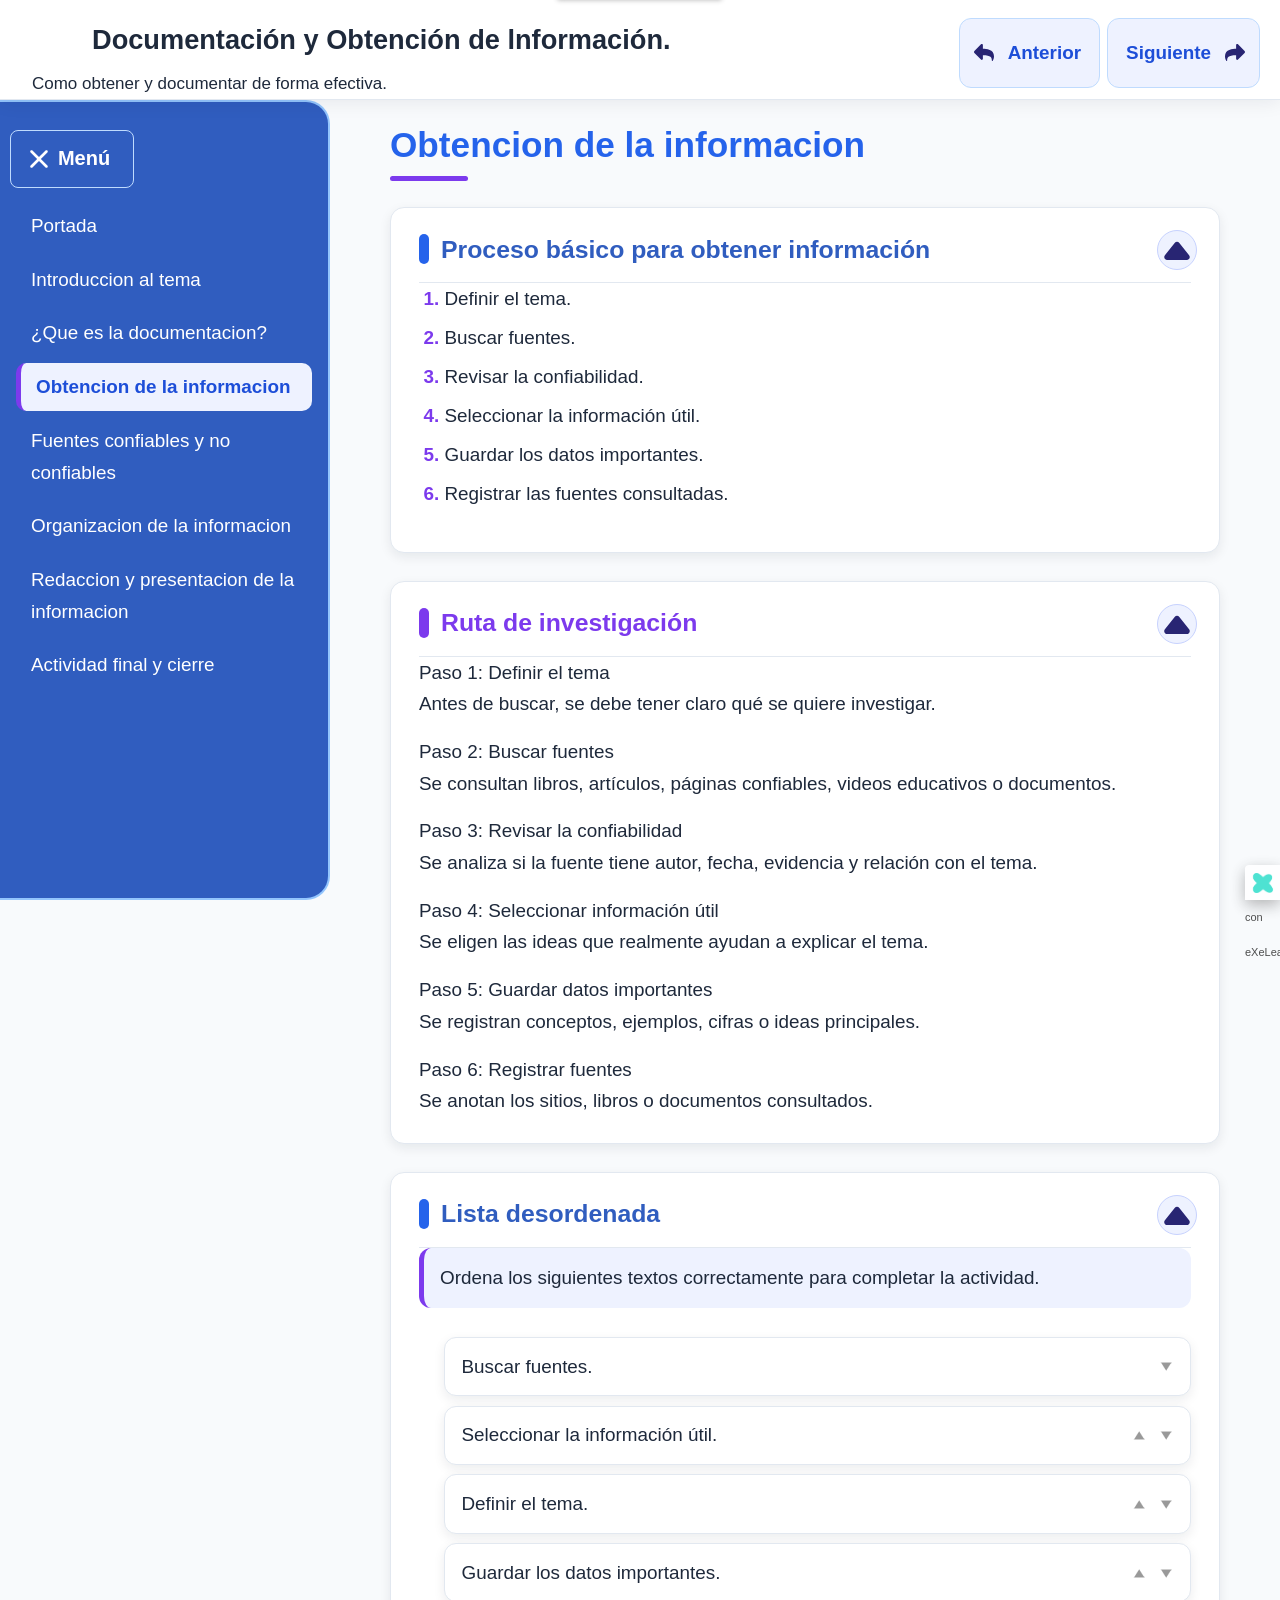
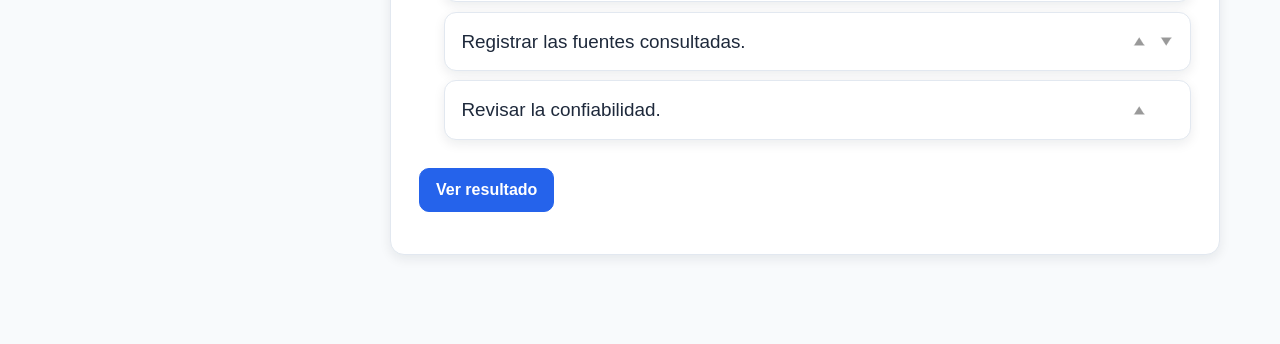
<file: html/obtencion-de-la-informacion.html>
<!DOCTYPE html>
<html lang="es" id="exe-page-mq130oiv-rqnv01dqu">
<head>
<meta charset="utf-8">
<meta name="generator" content="eXeLearning v4.0.0">
<meta name="viewport" content="width=device-width, initial-scale=1">
<title>Obtencion de la informacion | Documentación y Obtención de lnformación. </title>
<link rel="icon" type="image/x-icon" href="../libs/favicon.ico">
<meta name="description" content="Explicar la importancia de la documentación y la obtención de información, mostrando cómo identificar fuentes confiables, organizar datos relevantes y transformar la información encontrada en conocimiento útil.">
<script>document.querySelector("html").classList.add("js");</script><script src="../libs/jquery/jquery.min.js"> </script><script src="../libs/common_i18n.js"> </script><script src="../libs/common.js"> </script><script src="../libs/exe_export.js"> </script><script src="../libs/bootstrap/bootstrap.bundle.min.js"> </script><link rel="stylesheet" href="../libs/bootstrap/bootstrap.min.css">
<script src="../idevices/text/text.js"></script><link rel="stylesheet" href="../idevices/text/text.css">
<script src="../idevices/sort/sort.js"></script><link rel="stylesheet" href="../idevices/sort/sort.css">
<script src="../idevices/scrambled-list/scrambled-list.js"></script><link rel="stylesheet" href="../idevices/scrambled-list/scrambled-list.css">
<link rel="stylesheet" href="../content/css/base.css"><script src="../theme/style.js"> </script><link rel="stylesheet" href="../theme/style.css">
</head>
<body class="exe-export exe-web-site">
<script>document.body.className+=" js"</script>
<div class="exe-content exe-export pre-js siteNav-hidden"><a href="#page-mq130oiv-rqnv01dqu" id="skipNav">Skip to content</a> <nav id="siteNav">
<ul>
<li> <a href="../index.html" class="main-node no-ch">Portada</a>
</li>
<li> <a href="../html/introduccion-al-tema.html" class="no-ch">Introduccion al tema</a>
</li>
<li> <a href="../html/que-es-la-documentacion.html" class="no-ch">¿Que es la documentacion?</a>
</li>
<li class="active"> <a href="../html/obtencion-de-la-informacion.html" class="active no-ch">Obtencion de la informacion</a>
</li>
<li> <a href="../html/fuentes-confiables-y-no-confiables.html" class="no-ch">Fuentes confiables y no confiables</a>
</li>
<li> <a href="../html/organizacion-de-la-informacion.html" class="no-ch">Organizacion de la informacion</a>
</li>
<li> <a href="../html/redaccion-y-presentacion-de-la-informacion.html" class="no-ch">Redaccion y presentacion de la informacion</a>
</li>
<li> <a href="../html/actividad-final-y-cierre.html" class="no-ch">Actividad final y cierre</a>
</li>
</ul>
</nav><main id="page-mq130oiv-rqnv01dqu" class="page"> 
<header class="main-header">
<div class="package-header"><p class="package-title">Documentación y Obtención de lnformación. </p>
<p class="package-subtitle">Como obtener y documentar de forma efectiva. </p></div>
<div class="page-header"><h1 class="page-title">Obtencion de la informacion</h1></div>
</header><div id="page-content-page-mq130oiv-rqnv01dqu" class="page-content">
<article id="block-1780630782404-mkltw9ai1" class="box">
<header class="box-head no-icon">
<h1 class="box-title">Proceso básico para obtener información</h1>
<button class="box-toggle box-toggle-on" title="Toggle content">
<span>Toggle content</span>
</button></header>
<div class="box-content">
<div id="idevice-1780630782399-kmw8m1ox5" class="idevice_node text" data-idevice-path="../idevices/text/" data-idevice-type="text" data-idevice-component-type="json" data-idevice-json-data="{&quot;ideviceId&quot;:&quot;idevice-1780630782399-kmw8m1ox5&quot;}">
<div class="exe-text-template">
    <ol>
<li>Definir el tema.</li>
<li>Buscar fuentes.</li>
<li>Revisar la confiabilidad.</li>
<li>Seleccionar la información útil.</li>
<li>Guardar los datos importantes.</li>
<li>Registrar las fuentes consultadas.</li>
</ol>
</div>
</div>
</div>
</article><article id="block-1780630846971-34otfh1uz" class="box">
<header class="box-head no-icon">
<h1 class="box-title">Ruta de investigación</h1>
<button class="box-toggle box-toggle-on" title="Toggle content">
<span>Toggle content</span>
</button></header>
<div class="box-content">
<div id="idevice-1780630846968-icoaepos8" class="idevice_node text" data-idevice-path="../idevices/text/" data-idevice-type="text" data-idevice-component-type="json" data-idevice-json-data="{&quot;ideviceId&quot;:&quot;idevice-1780630846968-icoaepos8&quot;}">
<div class="exe-text-template">
    <p>Paso 1: Definir el tema<br />Antes de buscar, se debe tener claro qué se quiere investigar.</p>
<p>Paso 2: Buscar fuentes<br />Se consultan libros, artículos, páginas confiables, videos educativos o documentos.</p>
<p>Paso 3: Revisar la confiabilidad<br />Se analiza si la fuente tiene autor, fecha, evidencia y relación con el tema.</p>
<p>Paso 4: Seleccionar información útil<br />Se eligen las ideas que realmente ayudan a explicar el tema.</p>
<p>Paso 5: Guardar datos importantes<br />Se registran conceptos, ejemplos, cifras o ideas principales.</p>
<p>Paso 6: Registrar fuentes<br />Se anotan los sitios, libros o documentos consultados.</p>
</div>
</div><div id="idevice-1780630942904-sqzb2sueq" class="idevice_node sort db-no-data" data-idevice-path="../idevices/sort/" data-idevice-type="sort">

</div>
</div>
</article><article id="block-1780631221970-2m5hhgh1e" class="box">
<header class="box-head no-icon">
<h1 class="box-title">Lista desordenada</h1>
<button class="box-toggle box-toggle-on" title="Toggle content">
<span>Toggle content</span>
</button></header>
<div class="box-content">
<div id="idevice-1780631221968-w4dlmc0cp" class="idevice_node scrambled-list" data-idevice-path="../idevices/scrambled-list/" data-idevice-type="scrambled-list" data-idevice-component-type="json" data-idevice-json-data="{&quot;typeGame&quot;:&quot;ScrambledList&quot;,&quot;instructions&quot;:&quot;&lt;p&gt;Ordena los siguientes textos correctamente para completar la actividad.&lt;/p&gt;&quot;,&quot;textAfter&quot;:&quot;&quot;,&quot;afterElement&quot;:&quot;&quot;,&quot;options&quot;:[&quot;Definir el tema.&quot;,&quot;Buscar fuentes.&quot;,&quot;Revisar la confiabilidad.&quot;,&quot;Seleccionar la información útil.&quot;,&quot;Guardar los datos importantes.&quot;,&quot;Registrar las fuentes consultadas.&quot;],&quot;time&quot;:0,&quot;buttonText&quot;:&quot;Ver resultado&quot;,&quot;rightText&quot;:&quot;¡Correcto!, Muy bien. Investigar requiere seguir un proceso ordenado.&quot;,&quot;wrongText&quot;:&quot;Revisa el orden. Primero se define el tema y después se buscan y evalúan las fuentes.&quot;,&quot;isScorm&quot;:0,&quot;textButtonScorm&quot;:&quot;Guardar la puntuación&quot;,&quot;repeatActivity&quot;:true,&quot;weighted&quot;:100,&quot;evaluation&quot;:false,&quot;evaluationID&quot;:&quot;a6e4c519-b3cd-446b-b4f0-3c8caa23bd8f&quot;,&quot;main&quot;:&quot;slidevice-1780631221968-w4dlmc0cp&quot;,&quot;msgs&quot;:{&quot;msgScoreScorm&quot;:&quot;La puntuación no se puede guardar porque esta página no forma parte  de un paquete SCORM.&quot;,&quot;msgYouScore&quot;:&quot;Su puntuación&quot;,&quot;msgScore&quot;:&quot;Puntuación&quot;,&quot;msgWeight&quot;:&quot;Peso&quot;,&quot;msgYouLastScore&quot;:&quot;La última puntuación guardada es&quot;,&quot;msgOnlySaveScore&quot;:&quot;¡Solo puede guardar la puntuación una vez!&quot;,&quot;msgOnlySave&quot;:&quot;Solo puede guardar una vez&quot;,&quot;msgOnlySaveAuto&quot;:&quot;Su puntuación se guardará después de cada pregunta. Solo puede jugar una vez.&quot;,&quot;msgSaveAuto&quot;:&quot;Su puntuación se guardará automáticamente después de cada pregunta.&quot;,&quot;msgSeveralScore&quot;:&quot;Puede guardar la puntuación tantas veces como quiera&quot;,&quot;msgPlaySeveralTimes&quot;:&quot;Puede realizar esta actividad cuantas veces quiera&quot;,&quot;msgActityComply&quot;:&quot;Ya ha realizado esta actividad.&quot;,&quot;msgUncompletedActivity&quot;:&quot;Actividad no completada&quot;,&quot;msgSuccessfulActivity&quot;:&quot;Actividad superada. Puntuación: %s&quot;,&quot;msgUnsuccessfulActivity&quot;:&quot;Actividad no superada. Puntuación: %s&quot;,&quot;msgTypeGame&quot;:&quot;Lista desordenada&quot;,&quot;msgStartGame&quot;:&quot;Pulsa aquí para empezar&quot;,&quot;msgSubmit&quot;:&quot;Enviar&quot;,&quot;msgPlayStart&quot;:&quot;Pulsa aquí para jugar&quot;,&quot;msgTime&quot;:&quot;Tiempo por pregunta&quot;,&quot;msgCheck&quot;:&quot;Comprobar&quot;,&quot;msgSaveScore&quot;:&quot;Guardar la puntuación&quot;,&quot;msgTestFailed&quot;:&quot;No has superado la prueba. Inténtalo de nuevo&quot;,&quot;msgRetryAttempts&quot;:&quot;Has cometido %s errores. Te quedan %s intentos. ¿Quieres intentarlo de nuevo?&quot;},&quot;scorerp&quot;:0,&quot;idevice&quot;:&quot;idevice_node&quot;,&quot;showSolutions&quot;:true,&quot;attemptsNumber&quot;:1,&quot;id&quot;:&quot;idevice-1780631221968-w4dlmc0cp&quot;}" data-idevice-template="scrambled-list.html">
<div class="exe-sortableList" id="slidevice-1780631221968-w4dlmc0cp" scorm=false>
    <div class="game-evaluation-ids js-hidden" data-id="idevice-1780631221968-w4dlmc0cp" data-evaluationb="false" data-evaluationid="a6e4c519-b3cd-446b-b4f0-3c8caa23bd8f"></div>
    <div class="exe-sortableList-instructions"><p>Ordena los siguientes textos correctamente para completar la actividad.</p></div>
    <ul class="exe-sortableList-list"><li>Definir el tema.</li><li>Buscar fuentes.</li><li>Revisar la confiabilidad.</li><li>Seleccionar la información útil.</li><li>Guardar los datos importantes.</li><li>Registrar las fuentes consultadas.</li></ul>
    <div style="display:none">
        <p class="exe-sortableList-buttonText">Ver resultado</p>
        <p class="exe-sortableList-rightText">¡Correcto!, Muy bien. Investigar requiere seguir un proceso ordenado.</p>
        <p class="exe-sortableList-wrongText">Revisa el orden. Primero se define el tema y después se buscan y evalúan las fuentes.</p>
    </div>
    <div class="exe-scorm-message"></div>
    
</div>
</div>
</div>
</article>
</div></main><div class="nav-buttons">
<a href="../html/que-es-la-documentacion.html" title="Anterior" class="nav-button nav-button-left"><span>Anterior</span></a>
<a href="../html/fuentes-confiables-y-no-confiables.html" title="Siguiente" class="nav-button nav-button-right"><span>Siguiente</span></a>
</div>
<footer id="siteFooter"><div id="siteFooterContent"></div></footer>
</div>
<p id="made-with-eXe"> <a href="https://exelearning.net/" target="_blank" rel="noopener"> <span>Creado con eXeLearning <span>(nueva ventana)</span></span></a></p>
</body>
</html>
</file>
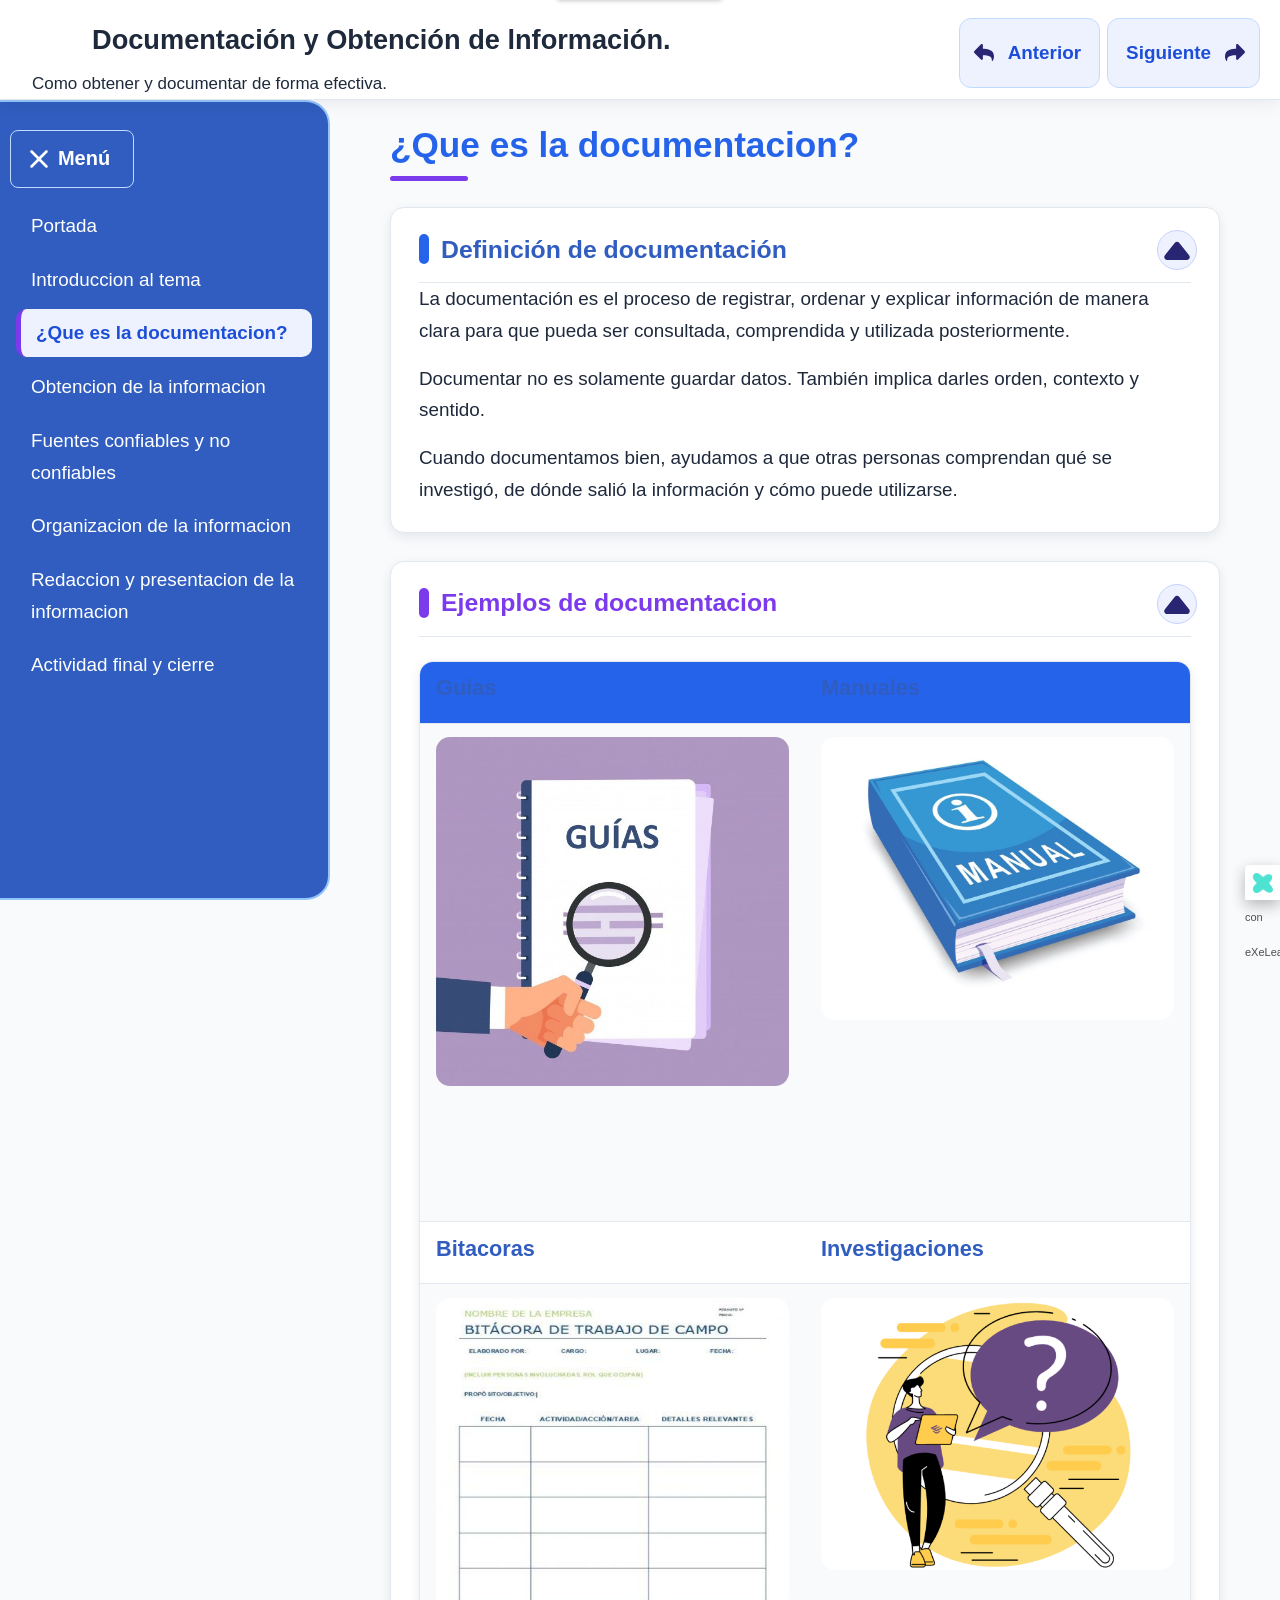
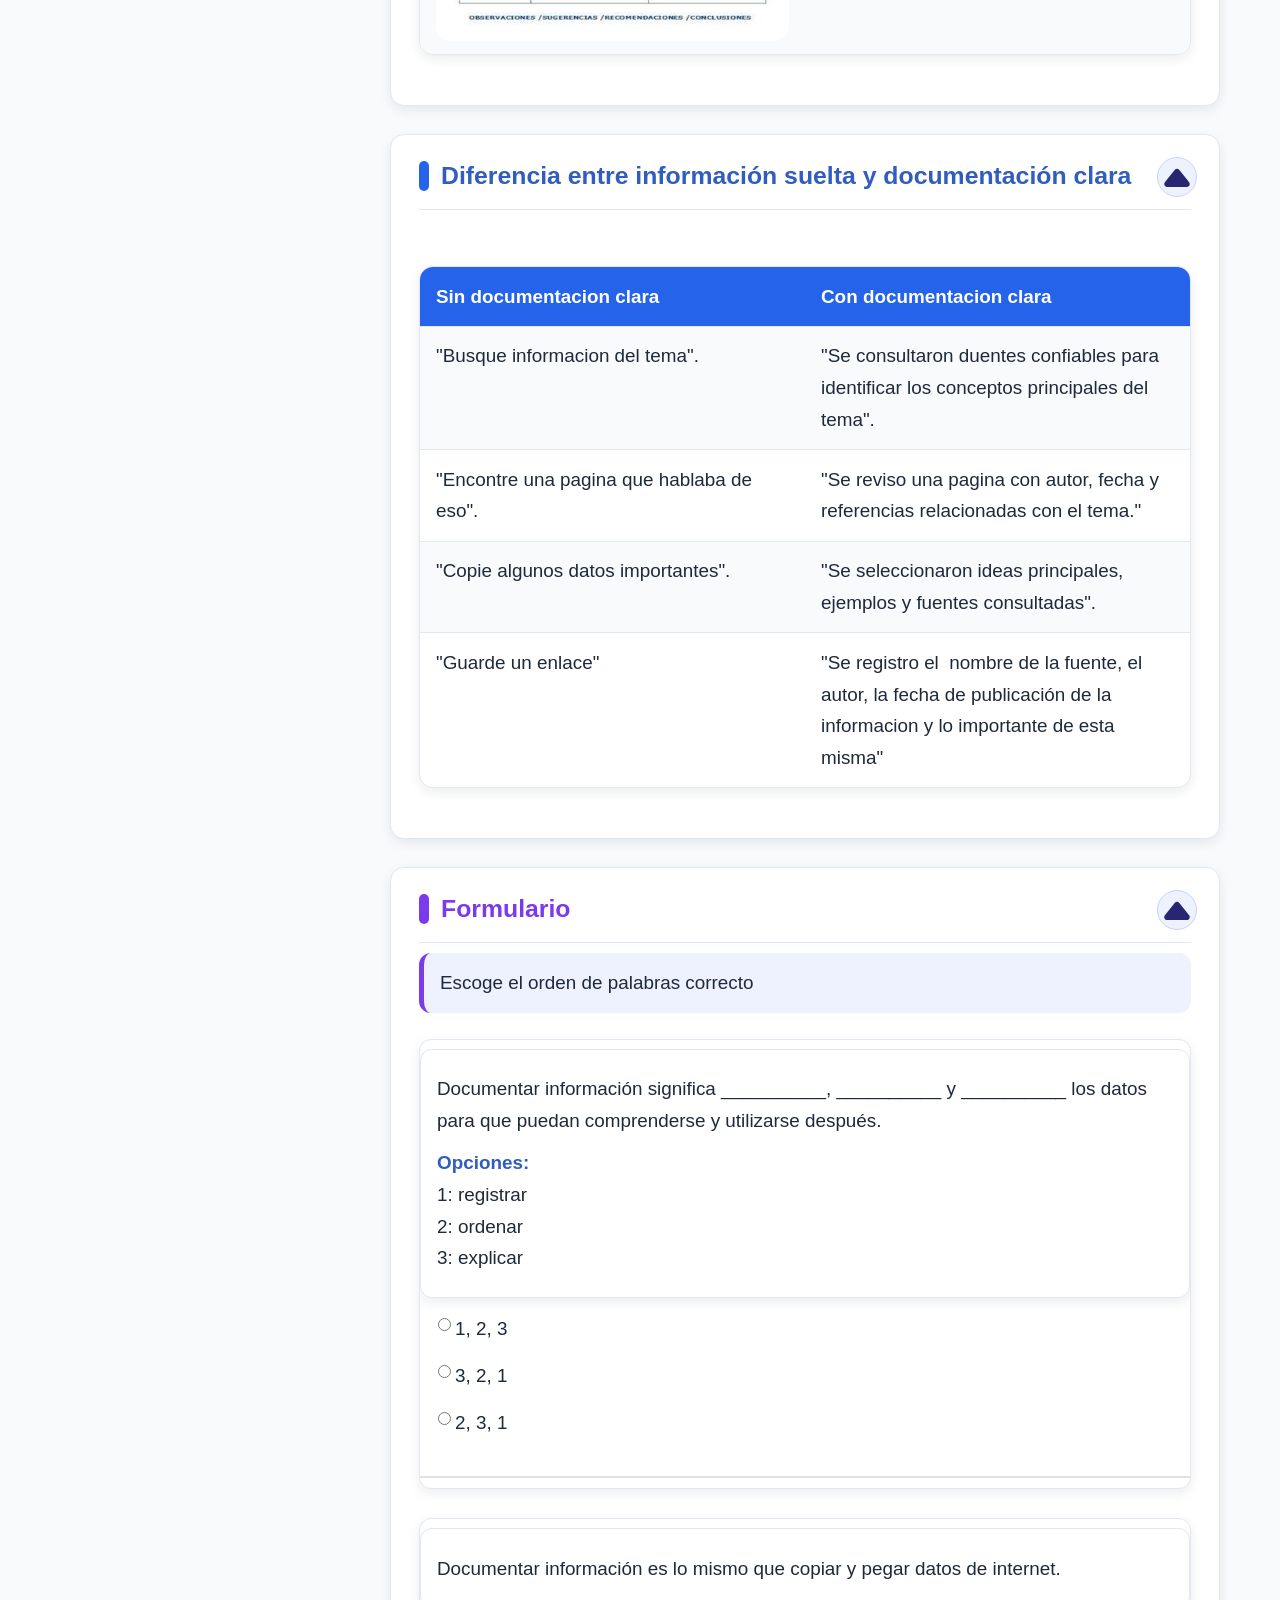
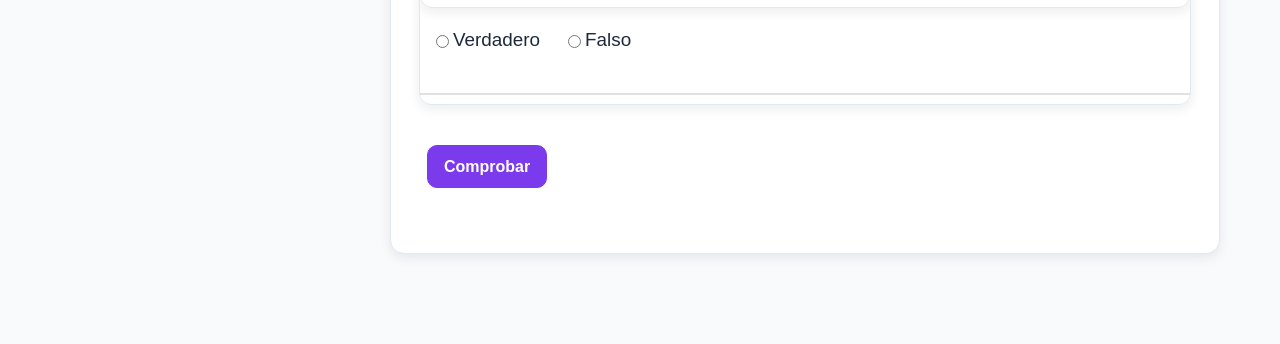
<file: html/que-es-la-documentacion.html>
<!DOCTYPE html>
<html lang="es" id="exe-page-mq130oiu-tt5bmmojc">
<head>
<meta charset="utf-8">
<meta name="generator" content="eXeLearning v4.0.0">
<meta name="viewport" content="width=device-width, initial-scale=1">
<title>¿Que es la documentacion? | Documentación y Obtención de lnformación. </title>
<link rel="icon" type="image/x-icon" href="../libs/favicon.ico">
<meta name="description" content="Explicar la importancia de la documentación y la obtención de información, mostrando cómo identificar fuentes confiables, organizar datos relevantes y transformar la información encontrada en conocimiento útil.">
<script>document.querySelector("html").classList.add("js");</script><script src="../libs/jquery/jquery.min.js"> </script><script src="../libs/common_i18n.js"> </script><script src="../libs/common.js"> </script><script src="../libs/exe_export.js"> </script><script src="../libs/bootstrap/bootstrap.bundle.min.js"> </script><link rel="stylesheet" href="../libs/bootstrap/bootstrap.min.css">
<script src="../idevices/text/text.js"></script><link rel="stylesheet" href="../idevices/text/text.css">
<script src="../idevices/form/form.js"></script><link rel="stylesheet" href="../idevices/form/form.css">
<link rel="stylesheet" href="../content/css/base.css"><script src="../theme/style.js"> </script><link rel="stylesheet" href="../theme/style.css">
</head>
<body class="exe-export exe-web-site">
<script>document.body.className+=" js"</script>
<div class="exe-content exe-export pre-js siteNav-hidden"><a href="#page-mq130oiu-tt5bmmojc" id="skipNav">Skip to content</a> <nav id="siteNav">
<ul>
<li> <a href="../index.html" class="main-node no-ch">Portada</a>
</li>
<li> <a href="../html/introduccion-al-tema.html" class="no-ch">Introduccion al tema</a>
</li>
<li class="active"> <a href="../html/que-es-la-documentacion.html" class="active no-ch">¿Que es la documentacion?</a>
</li>
<li> <a href="../html/obtencion-de-la-informacion.html" class="no-ch">Obtencion de la informacion</a>
</li>
<li> <a href="../html/fuentes-confiables-y-no-confiables.html" class="no-ch">Fuentes confiables y no confiables</a>
</li>
<li> <a href="../html/organizacion-de-la-informacion.html" class="no-ch">Organizacion de la informacion</a>
</li>
<li> <a href="../html/redaccion-y-presentacion-de-la-informacion.html" class="no-ch">Redaccion y presentacion de la informacion</a>
</li>
<li> <a href="../html/actividad-final-y-cierre.html" class="no-ch">Actividad final y cierre</a>
</li>
</ul>
</nav><main id="page-mq130oiu-tt5bmmojc" class="page"> 
<header class="main-header">
<div class="package-header"><p class="package-title">Documentación y Obtención de lnformación. </p>
<p class="package-subtitle">Como obtener y documentar de forma efectiva. </p></div>
<div class="page-header"><h1 class="page-title">¿Que es la documentacion?</h1></div>
</header><div id="page-content-page-mq130oiu-tt5bmmojc" class="page-content">
<article id="block-1780619939588-brni4ywfw" class="box">
<header class="box-head no-icon">
<h1 class="box-title">Definición de documentación</h1>
<button class="box-toggle box-toggle-on" title="Toggle content">
<span>Toggle content</span>
</button></header>
<div class="box-content">
<div id="idevice-1780619939584-u79wih35n" class="idevice_node text" data-idevice-path="../idevices/text/" data-idevice-type="text" data-idevice-component-type="json" data-idevice-json-data="{&quot;ideviceId&quot;:&quot;idevice-1780619939584-u79wih35n&quot;}">
<div class="exe-text-template">
    <p>La documentación es el proceso de registrar, ordenar y explicar información de manera clara para que pueda ser consultada, comprendida y utilizada posteriormente.</p>
<p>Documentar no es solamente guardar datos. También implica darles orden, contexto y sentido.</p>
<p>Cuando documentamos bien, ayudamos a que otras personas comprendan qué se investigó, de dónde salió la información y cómo puede utilizarse.</p>
</div>
</div>
</div>
</article><article id="block-1780625799743-uboatn2gc" class="box">
<header class="box-head no-icon">
<h1 class="box-title">Ejemplos de documentacion</h1>
<button class="box-toggle box-toggle-on" title="Toggle content">
<span>Toggle content</span>
</button></header>
<div class="box-content">
<div id="idevice-1780625799741-0g8z5xbi6" class="idevice_node text" data-idevice-path="../idevices/text/" data-idevice-type="text" data-idevice-component-type="json" data-idevice-json-data="{&quot;ideviceId&quot;:&quot;idevice-1780625799741-0g8z5xbi6&quot;}">
<div class="exe-text-template">
    <table style="width: 100%; height: 627.167px;" border="1">
<tbody>
<tr style="height: 33px;">
<td style="width: 49.9513%; height: 33px;">
<h5><strong>Guias</strong></h5>
</td>
<td style="width: 49.9513%; height: 33px;">
<h5><strong>Manuales</strong></h5>
</td>
</tr>
<tr style="height: 498.167px;">
<td style="width: 49.9513%; height: 498.167px;">
<h5><img src="../content/resources/Guias.jpg" width="626" height="618" alt="" /></h5>
</td>
<td style="width: 49.9513%; height: 498.167px;">
<h5><img src="../content/resources/Libro.jpg" width="1024" height="819" alt="" /></h5>
</td>
</tr>
<tr style="height: 33px;">
<td style="width: 49.9513%; height: 33px;">
<h5><strong>Bitacoras</strong></h5>
</td>
<td style="width: 49.9513%; height: 33px;">
<h5><strong>Investigaciones</strong></h5>
</td>
</tr>
<tr style="height: 63px;">
<td style="width: 49.9513%; height: 63px;"><img src="../content/resources/Bitacora.jpg" width="450" height="437" alt="" /><br /></td>
<td style="width: 49.9513%; height: 63px;"><img src="../content/resources/Investigacion.png" width="600" height="462" alt="" /><br /></td>
</tr>
</tbody>
</table>
</div>
</div>
</div>
</article><article id="block-1780626282393-akojg3dt0" class="box">
<header class="box-head no-icon">
<h1 class="box-title">Diferencia entre información suelta y documentación clara</h1>
<button class="box-toggle box-toggle-on" title="Toggle content">
<span>Toggle content</span>
</button></header>
<div class="box-content">
<div id="idevice-1780626282388-mhal3ai62" class="idevice_node text" data-idevice-path="../idevices/text/" data-idevice-type="text" data-idevice-component-type="json" data-idevice-json-data="{&quot;ideviceId&quot;:&quot;idevice-1780626282388-mhal3ai62&quot;}">
<div class="exe-text-template">
    <p><br /></p>
<table border="1" style="width: 100%; height: 261px;">
<tbody>
<tr style="height: 33px;">
<td style="width: 49.9513%; height: 33px;">Sin documentacion clara</td>
<td style="width: 49.9513%; height: 33px;">Con documentacion clara</td>
</tr>
<tr style="height: 57px;">
<td style="width: 49.9513%; height: 57px;">"Busque informacion del tema".</td>
<td style="width: 49.9513%; height: 57px;">"Se consultaron duentes confiables para identificar los conceptos principales del tema". </td>
</tr>
<tr style="height: 57px;">
<td style="width: 49.9513%; height: 57px;">"Encontre una pagina que hablaba de eso". </td>
<td style="width: 49.9513%; height: 57px;">"Se reviso una pagina con autor, fecha y referencias relacionadas con el tema." </td>
</tr>
<tr style="height: 57px;">
<td style="width: 49.9513%; height: 57px;">"Copie algunos datos importantes". </td>
<td style="width: 49.9513%; height: 57px;">"Se seleccionaron ideas principales, ejemplos y fuentes consultadas". </td>
</tr>
<tr style="height: 57px;">
<td style="width: 49.9513%; height: 57px;">"Guarde un enlace"</td>
<td style="width: 49.9513%; height: 57px;">"Se registro el  nombre de la fuente, el autor, la fecha de publicación de la informacion y lo importante de esta misma"</td>
</tr>
</tbody>
</table>
</div>
</div>
</div>
</article><article id="block-1780630504027-nrqbmvtak" class="box">
<header class="box-head no-icon">
<h1 class="box-title">Formulario</h1>
<button class="box-toggle box-toggle-on" title="Toggle content">
<span>Toggle content</span>
</button></header>
<div class="box-content">
<div id="idevice-1780630504021-sk0xbb48g" class="idevice_node form" data-idevice-path="../idevices/form/" data-idevice-type="form" data-idevice-component-type="json" data-idevice-json-data="{&quot;ideviceId&quot;:&quot;idevice-1780630504021-sk0xbb48g&quot;,&quot;evaluation&quot;:false,&quot;evaluationID&quot;:&quot;a6e4c519-b3cd-446b-b4f0-3c8caa23bd8f&quot;,&quot;repeatActivity&quot;:true,&quot;isScorm&quot;:0,&quot;textButtonScorm&quot;:&quot;Guardar la puntuación&quot;,&quot;weighted&quot;:100,&quot;msgs&quot;:{&quot;msgScoreScorm&quot;:&quot;La puntuación no se puede guardar porque esta página no forma parte  de un paquete SCORM.&quot;,&quot;msgYouScore&quot;:&quot;Tu puntuación es&quot;,&quot;msgScore&quot;:&quot;Puntuación&quot;,&quot;msgWeight&quot;:&quot;Peso&quot;,&quot;msgYouLastScore&quot;:&quot;La última puntuación guardada es&quot;,&quot;msgOnlySaveScore&quot;:&quot;¡Solo puede guardar la puntuación una vez!&quot;,&quot;msgOnlySave&quot;:&quot;Solo puede guardar una vez&quot;,&quot;msgOnlySaveAuto&quot;:&quot;Su puntuación se guardará después de cada pregunta. Solo puede jugar una vez.&quot;,&quot;msgSaveAuto&quot;:&quot;Su puntuación se guardará automáticamente después de cada pregunta.&quot;,&quot;msgSeveralScore&quot;:&quot;Puede guardar la puntuación tantas veces como quiera&quot;,&quot;msgPlaySeveralTimes&quot;:&quot;Puede realizar esta actividad cuantas veces quiera&quot;,&quot;msgActityComply&quot;:&quot;Ya ha realizado esta actividad.&quot;,&quot;msgUncompletedActivity&quot;:&quot;Actividad no completada&quot;,&quot;msgSuccessfulActivity&quot;:&quot;Actividad superada. Puntuación: %s&quot;,&quot;msgUnsuccessfulActivity&quot;:&quot;Actividad no superada. Puntuación: %s&quot;,&quot;msgTypeGame&quot;:&quot;Formulario&quot;,&quot;msgStartGame&quot;:&quot;Pulsa aquí para empezar&quot;,&quot;msgTime&quot;:&quot;Tiempo por pregunta&quot;,&quot;msgSaveScore&quot;:&quot;Guardar la puntuación&quot;,&quot;msgResult&quot;:&quot;Resultado&quot;,&quot;msgCheck&quot;:&quot;Comprobar&quot;,&quot;msgReset&quot;:&quot;Reiniciar&quot;,&quot;msgShowAnswers&quot;:&quot;Mostrar respuestas&quot;,&quot;msgTestResultPass&quot;:&quot;¡Felicidades! Has pasado la prueba&quot;,&quot;msgTestResultNotPass&quot;:&quot;Lo siento. Has fallado la prueba&quot;,&quot;msgTrueFalseHelp&quot;:&quot;Di si la afirmación es verdadera o falsa&quot;,&quot;msgDropdownHelp&quot;:&quot;Elige la respuesta correcta entre las opciones propuestas&quot;,&quot;msgFillHelp&quot;:&quot;Rellena los espacios en blanco con la palabra apropiada&quot;,&quot;msgSingleSelectionHelp&quot;:&quot;Opción múltiple con solo una respuesta correcta&quot;,&quot;msgMultipleSelectionHelp&quot;:&quot;Opción múltiple con varias respuestas correctas&quot;,&quot;msgPlayStart&quot;:&quot;Pulsa aquí para empezar&quot;,&quot;msgTrue&quot;:&quot;Verdadero&quot;,&quot;msgFalse&quot;:&quot;Falso&quot;,&quot;msgNext&quot;:&quot;Siguiente&quot;,&quot;msgPrevious&quot;:&quot;Anterior&quot;,&quot;msgSuggestion&quot;:&quot;Sugerencia&quot;},&quot;id&quot;:&quot;idevice-1780630504021-sk0xbb48g&quot;,&quot;questionsRandom&quot;:false,&quot;percentageQuestions&quot;:&quot;100&quot;,&quot;time&quot;:&quot;0&quot;,&quot;eXeFormInstructions&quot;:&quot;&lt;p&gt;Escoge el orden de palabras correcto&lt;/p&gt;&quot;,&quot;questionsData&quot;:[{&quot;id&quot;:&quot;1780630668651-DIPTT&quot;,&quot;activityType&quot;:&quot;selection&quot;,&quot;baseText&quot;:&quot;&lt;p&gt;Documentar información significa __________, __________ y __________ los datos para que puedan comprenderse y utilizarse después.&lt;/p&gt;\n&lt;p&gt;&lt;strong&gt;Opciones:&lt;/strong&gt;&lt;br /&gt;1: registrar&lt;br /&gt;2: ordenar&lt;br /&gt;3: explicar&lt;/p&gt;&quot;,&quot;feedbackRight&quot;:&quot;Documentar información significa registrar, ordenar y explicar los datos para que puedan comprenderse y utilizarse después.&quot;,&quot;feedbackWrong&quot;:&quot;Recuerda que no se puede explicar ni ordenar sin registrar informacion&quot;,&quot;suggestion&quot;:&quot;&quot;,&quot;wrongAnswersValue&quot;:&quot;&quot;,&quot;selectionType&quot;:&quot;single&quot;,&quot;answers&quot;:[{&quot;0&quot;:true,&quot;1&quot;:&quot;1, 2, 3&quot;},{&quot;0&quot;:false,&quot;1&quot;:&quot;3, 2, 1&quot;},{&quot;0&quot;:false,&quot;1&quot;:&quot;2, 3, 1&quot;}],&quot;answer&quot;:&quot;1&quot;,&quot;capitalization&quot;:false,&quot;strict&quot;:false,&quot;order&quot;:0,&quot;customScore&quot;:1,&quot;time&quot;:0},{&quot;id&quot;:&quot;1780630729387-LQ6V7&quot;,&quot;activityType&quot;:&quot;true-false&quot;,&quot;baseText&quot;:&quot;&lt;p&gt;Documentar información es lo mismo que copiar y pegar datos de internet.&lt;/p&gt;&quot;,&quot;feedbackRight&quot;:&quot;Documentar implica comprender, organizar, explicar y registrar las fuentes, no solo copiar información.&quot;,&quot;feedbackWrong&quot;:&quot;recuerda que no debes solo copiar y pegar informacion. &quot;,&quot;suggestion&quot;:&quot;&quot;,&quot;wrongAnswersValue&quot;:&quot;&quot;,&quot;selectionType&quot;:&quot;single&quot;,&quot;answers&quot;:[],&quot;answer&quot;:&quot;0&quot;,&quot;capitalization&quot;:false,&quot;strict&quot;:false,&quot;order&quot;:0,&quot;customScore&quot;:1,&quot;time&quot;:0}],&quot;passRate&quot;:5,&quot;addBtnAnswers&quot;:true,&quot;eXeIdeviceTextAfter&quot;:&quot;&quot;,&quot;showSlider&quot;:false}" data-idevice-template="form.html">
<div class="exe-form-container">
  <div class="game-evaluation-ids js-hidden" data-id="idevice-1780630504021-sk0xbb48g" data-evaluationb="false" data-evaluationid="a6e4c519-b3cd-446b-b4f0-3c8caa23bd8f"></div>
            <div id="frmMainContainer-idevice-1780630504021-sk0xbb48g" class="form-IDevice" data-id="idevice-1780630504021-sk0xbb48g">
                <div class="form-Data js-hidden">{}</div>
                <div class="form-instructions"><p>Escoge el orden de palabras correcto</p></div>
                <div class="FRMP-GameScoreBoard" style="display:none;">
                    <div>
                        <strong><span class="sr-av">Tiempo por pregunta:</span></strong>
                        <span id="frmPTime-idevice-1780630504021-sk0xbb48g">00:00</span>
                    </div>
                </div>
                <div class="FRMP-StartGame" id="frmStartGameDiv-idevice-1780630504021-sk0xbb48g" style="display:none;">
                      <button  id="frmStartGame-idevice-1780630504021-sk0xbb48g" type="button" class="btn btn-primary">Pulsa aquí para empezar</button>
                </div>
                <div class="form-body" id="frmBody-idevice-1780630504021-sk0xbb48g" style="display:block;">
                    <div class="FRMP-Questions">
                        <div id="form-questions-idevice-1780630504021-sk0xbb48g" > </div>
                        <div id="frmCover-idevice-1780630504021-sk0xbb48g" class="FRMP-Cover"> </div>
                    </div>
                    <div id="resultsContainer-idevice-1780630504021-sk0xbb48g" class="form-results-container inline">
                        <div id="form-score-idevice-1780630504021-sk0xbb48g" class="score-text">Puntuación.</div>
                        <div id="form-result-test-idevice-1780630504021-sk0xbb48g" class="score-text phrase-score"></div>
                    </div>
                    <div class="form-buttons-container inline">
                        <input id="form-button-check-idevice-1780630504021-sk0xbb48g" class="btn btn-primary" type="button" value="Comprobar"
                            data-id="idevice-1780630504021-sk0xbb48g" data-pass-rate="" />
                        <input id="form-button-reset-idevice-1780630504021-sk0xbb48g" type="button" value="Reiniciar"
                            data-id="idevice-1780630504021-sk0xbb48g" class="btn btn-primary"  style="display:none" />
                        <input id="form-button-show-answers-idevice-1780630504021-sk0xbb48g" class="btn btn-primary" type="button" value="Mostrar respuestas"
                            data-id="idevice-1780630504021-sk0xbb48g" style="display: " />

                    </div>
                </div>
                <div class="Games-BottonContainer">
                    <div class="Games-GetScore">
                        <input id="frmPSendScore-idevice-1780630504021-sk0xbb48g" type="button" value="Guardar la puntuación" class="feedbackbutton Games-SendScore" style="display:none"/> <span class="Games-RepeatActivity"></span>
                    </div>
                </div>
                
            </div>
            <div class="questionsMedia" style="display:none"></div>
            
</div>
</div>
</div>
</article>
</div></main><div class="nav-buttons">
<a href="../html/introduccion-al-tema.html" title="Anterior" class="nav-button nav-button-left"><span>Anterior</span></a>
<a href="../html/obtencion-de-la-informacion.html" title="Siguiente" class="nav-button nav-button-right"><span>Siguiente</span></a>
</div>
<footer id="siteFooter"><div id="siteFooterContent"></div></footer>
</div>
<p id="made-with-eXe"> <a href="https://exelearning.net/" target="_blank" rel="noopener"> <span>Creado con eXeLearning <span>(nueva ventana)</span></span></a></p>
</body>
</html>
</file>
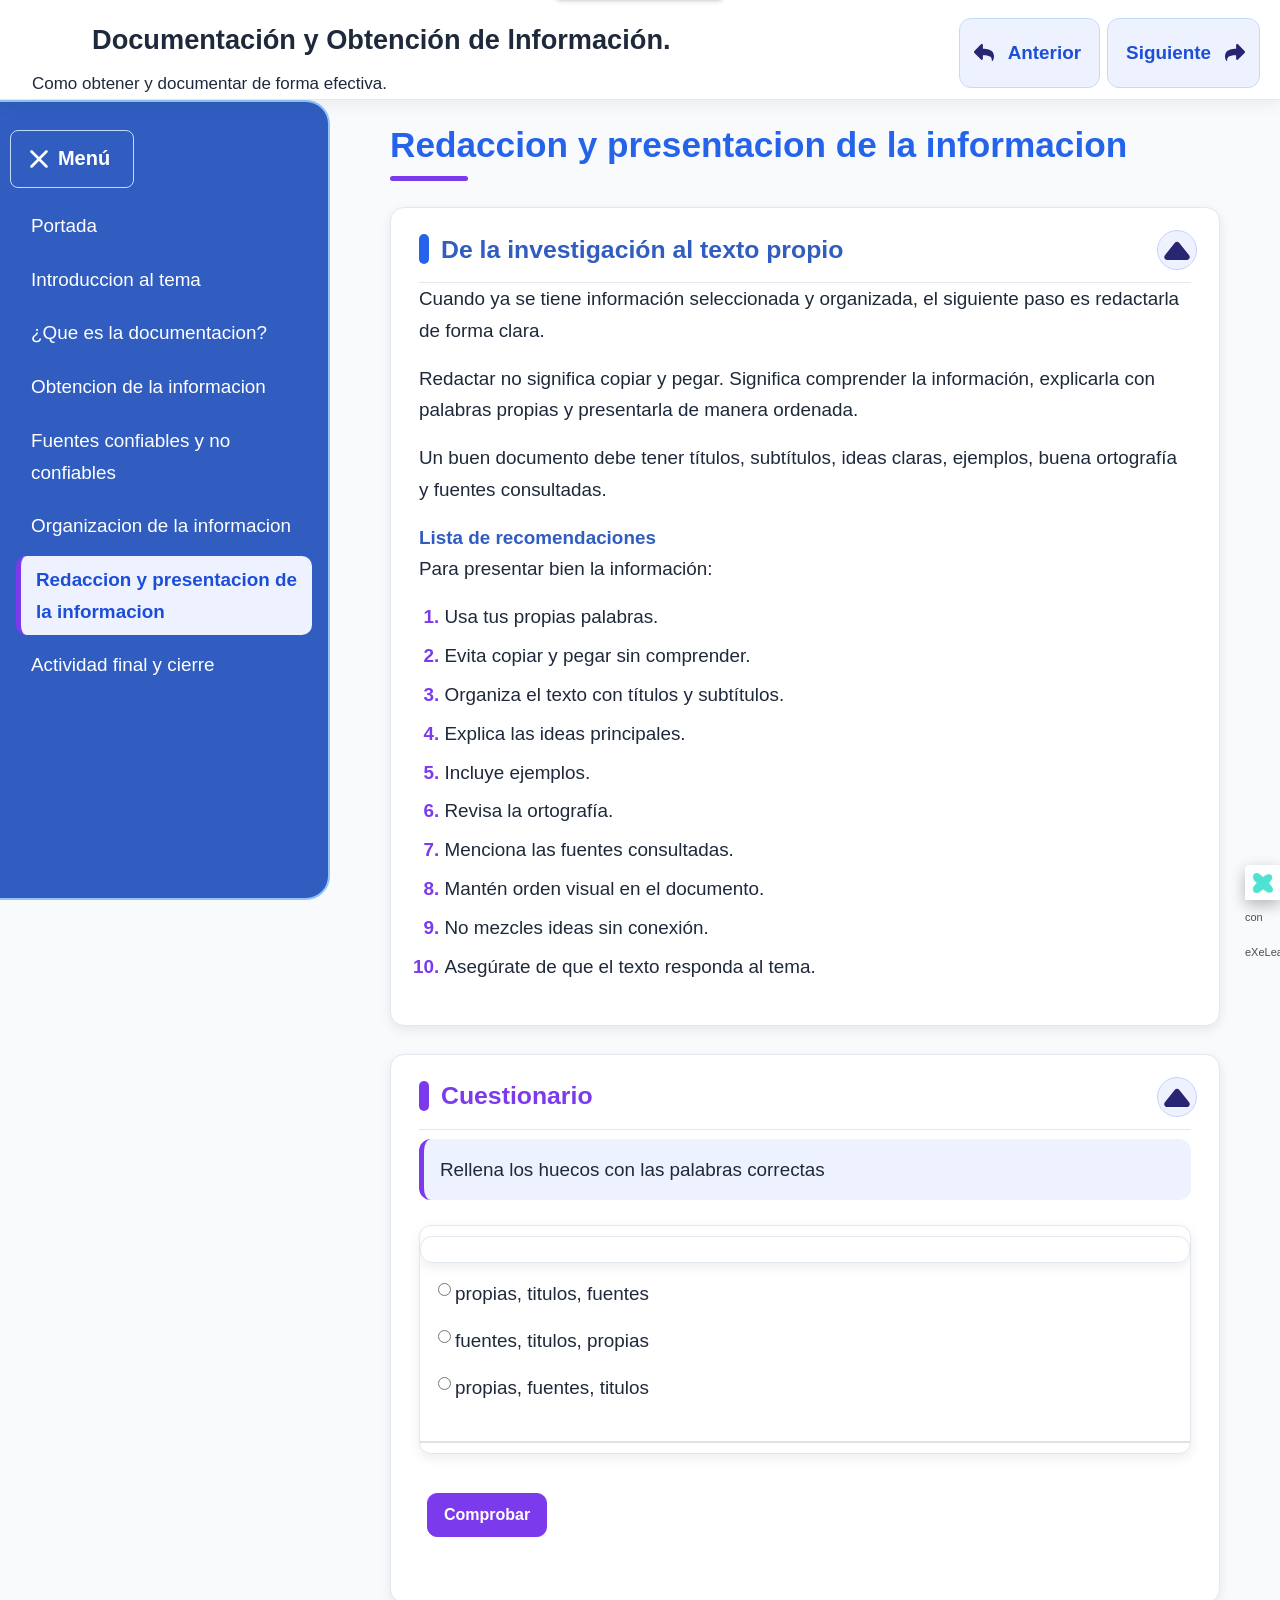
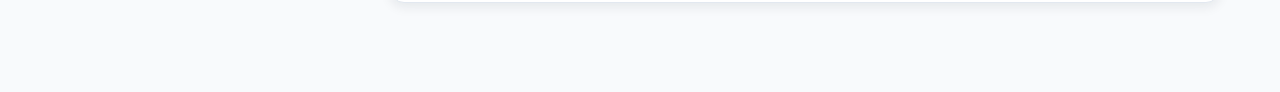
<file: html/redaccion-y-presentacion-de-la-informacion.html>
<!DOCTYPE html>
<html lang="es" id="exe-page-mq130oj0-tw92hrsiv">
<head>
<meta charset="utf-8">
<meta name="generator" content="eXeLearning v4.0.0">
<meta name="viewport" content="width=device-width, initial-scale=1">
<title>Redaccion y presentacion de la informacion | Documentación y Obtención de lnformación. </title>
<link rel="icon" type="image/x-icon" href="../libs/favicon.ico">
<meta name="description" content="Explicar la importancia de la documentación y la obtención de información, mostrando cómo identificar fuentes confiables, organizar datos relevantes y transformar la información encontrada en conocimiento útil.">
<script>document.querySelector("html").classList.add("js");</script><script src="../libs/jquery/jquery.min.js"> </script><script src="../libs/common_i18n.js"> </script><script src="../libs/common.js"> </script><script src="../libs/exe_export.js"> </script><script src="../libs/bootstrap/bootstrap.bundle.min.js"> </script><link rel="stylesheet" href="../libs/bootstrap/bootstrap.min.css">
<script src="../idevices/text/text.js"></script><link rel="stylesheet" href="../idevices/text/text.css">
<script src="../idevices/form/form.js"></script><link rel="stylesheet" href="../idevices/form/form.css">
<link rel="stylesheet" href="../content/css/base.css"><script src="../theme/style.js"> </script><link rel="stylesheet" href="../theme/style.css">
</head>
<body class="exe-export exe-web-site">
<script>document.body.className+=" js"</script>
<div class="exe-content exe-export pre-js siteNav-hidden"><a href="#page-mq130oj0-tw92hrsiv" id="skipNav">Skip to content</a> <nav id="siteNav">
<ul>
<li> <a href="../index.html" class="main-node no-ch">Portada</a>
</li>
<li> <a href="../html/introduccion-al-tema.html" class="no-ch">Introduccion al tema</a>
</li>
<li> <a href="../html/que-es-la-documentacion.html" class="no-ch">¿Que es la documentacion?</a>
</li>
<li> <a href="../html/obtencion-de-la-informacion.html" class="no-ch">Obtencion de la informacion</a>
</li>
<li> <a href="../html/fuentes-confiables-y-no-confiables.html" class="no-ch">Fuentes confiables y no confiables</a>
</li>
<li> <a href="../html/organizacion-de-la-informacion.html" class="no-ch">Organizacion de la informacion</a>
</li>
<li class="active"> <a href="../html/redaccion-y-presentacion-de-la-informacion.html" class="active no-ch">Redaccion y presentacion de la informacion</a>
</li>
<li> <a href="../html/actividad-final-y-cierre.html" class="no-ch">Actividad final y cierre</a>
</li>
</ul>
</nav><main id="page-mq130oj0-tw92hrsiv" class="page"> 
<header class="main-header">
<div class="package-header"><p class="package-title">Documentación y Obtención de lnformación. </p>
<p class="package-subtitle">Como obtener y documentar de forma efectiva. </p></div>
<div class="page-header"><h1 class="page-title">Redaccion y presentacion de la informacion</h1></div>
</header><div id="page-content-page-mq130oj0-tw92hrsiv" class="page-content">
<article id="block-1780633284814-wqtc3z70g" class="box">
<header class="box-head no-icon">
<h1 class="box-title">De la investigación al texto propio</h1>
<button class="box-toggle box-toggle-on" title="Toggle content">
<span>Toggle content</span>
</button></header>
<div class="box-content">
<div id="idevice-1780633284812-t25ux67ns" class="idevice_node text" data-idevice-path="../idevices/text/" data-idevice-type="text" data-idevice-component-type="json" data-idevice-json-data="{&quot;ideviceId&quot;:&quot;idevice-1780633284812-t25ux67ns&quot;}">
<div class="exe-text-template">
    <p>Cuando ya se tiene información seleccionada y organizada, el siguiente paso es redactarla de forma clara.</p>
<p>Redactar no significa copiar y pegar. Significa comprender la información, explicarla con palabras propias y presentarla de manera ordenada.</p>
<p>Un buen documento debe tener títulos, subtítulos, ideas claras, ejemplos, buena ortografía y fuentes consultadas.</p>
<p><strong>Lista de recomendaciones</strong><br />Para presentar bien la información:</p>
<ol>
<li>Usa tus propias palabras.</li>
<li>Evita copiar y pegar sin comprender.<br /></li>
<li>Organiza el texto con títulos y subtítulos.</li>
<li>Explica las ideas principales.</li>
<li>Incluye ejemplos.</li>
<li>Revisa la ortografía.</li>
<li>Menciona las fuentes consultadas.</li>
<li>Mantén orden visual en el documento.</li>
<li>No mezcles ideas sin conexión.</li>
<li>Asegúrate de que el texto responda al tema.</li>
</ol>
</div>
</div>
</div>
</article><article id="block-1780633369025-o47fuslp3" class="box">
<header class="box-head no-icon">
<h1 class="box-title">Cuestionario</h1>
<button class="box-toggle box-toggle-on" title="Toggle content">
<span>Toggle content</span>
</button></header>
<div class="box-content">
<div id="idevice-1780633369019-lwyh2pz4d" class="idevice_node form" data-idevice-path="../idevices/form/" data-idevice-type="form" data-idevice-component-type="json" data-idevice-json-data="{&quot;ideviceId&quot;:&quot;idevice-1780633369019-lwyh2pz4d&quot;,&quot;evaluation&quot;:false,&quot;evaluationID&quot;:&quot;a6e4c519-b3cd-446b-b4f0-3c8caa23bd8f&quot;,&quot;repeatActivity&quot;:true,&quot;isScorm&quot;:0,&quot;textButtonScorm&quot;:&quot;Guardar la puntuación&quot;,&quot;weighted&quot;:100,&quot;msgs&quot;:{&quot;msgScoreScorm&quot;:&quot;La puntuación no se puede guardar porque esta página no forma parte  de un paquete SCORM.&quot;,&quot;msgYouScore&quot;:&quot;Tu puntuación es&quot;,&quot;msgScore&quot;:&quot;Puntuación&quot;,&quot;msgWeight&quot;:&quot;Peso&quot;,&quot;msgYouLastScore&quot;:&quot;La última puntuación guardada es&quot;,&quot;msgOnlySaveScore&quot;:&quot;¡Solo puede guardar la puntuación una vez!&quot;,&quot;msgOnlySave&quot;:&quot;Solo puede guardar una vez&quot;,&quot;msgOnlySaveAuto&quot;:&quot;Su puntuación se guardará después de cada pregunta. Solo puede jugar una vez.&quot;,&quot;msgSaveAuto&quot;:&quot;Su puntuación se guardará automáticamente después de cada pregunta.&quot;,&quot;msgSeveralScore&quot;:&quot;Puede guardar la puntuación tantas veces como quiera&quot;,&quot;msgPlaySeveralTimes&quot;:&quot;Puede realizar esta actividad cuantas veces quiera&quot;,&quot;msgActityComply&quot;:&quot;Ya ha realizado esta actividad.&quot;,&quot;msgUncompletedActivity&quot;:&quot;Actividad no completada&quot;,&quot;msgSuccessfulActivity&quot;:&quot;Actividad superada. Puntuación: %s&quot;,&quot;msgUnsuccessfulActivity&quot;:&quot;Actividad no superada. Puntuación: %s&quot;,&quot;msgTypeGame&quot;:&quot;Formulario&quot;,&quot;msgStartGame&quot;:&quot;Pulsa aquí para empezar&quot;,&quot;msgTime&quot;:&quot;Tiempo por pregunta&quot;,&quot;msgSaveScore&quot;:&quot;Guardar la puntuación&quot;,&quot;msgResult&quot;:&quot;Resultado&quot;,&quot;msgCheck&quot;:&quot;Comprobar&quot;,&quot;msgReset&quot;:&quot;Reiniciar&quot;,&quot;msgShowAnswers&quot;:&quot;Mostrar respuestas&quot;,&quot;msgTestResultPass&quot;:&quot;¡Felicidades! Has pasado la prueba&quot;,&quot;msgTestResultNotPass&quot;:&quot;Lo siento. Has fallado la prueba&quot;,&quot;msgTrueFalseHelp&quot;:&quot;Di si la afirmación es verdadera o falsa&quot;,&quot;msgDropdownHelp&quot;:&quot;Elige la respuesta correcta entre las opciones propuestas&quot;,&quot;msgFillHelp&quot;:&quot;Rellena los espacios en blanco con la palabra apropiada&quot;,&quot;msgSingleSelectionHelp&quot;:&quot;Opción múltiple con solo una respuesta correcta&quot;,&quot;msgMultipleSelectionHelp&quot;:&quot;Opción múltiple con varias respuestas correctas&quot;,&quot;msgPlayStart&quot;:&quot;Pulsa aquí para empezar&quot;,&quot;msgTrue&quot;:&quot;Verdadero&quot;,&quot;msgFalse&quot;:&quot;Falso&quot;,&quot;msgNext&quot;:&quot;Siguiente&quot;,&quot;msgPrevious&quot;:&quot;Anterior&quot;,&quot;msgSuggestion&quot;:&quot;Sugerencia&quot;},&quot;id&quot;:&quot;idevice-1780633369019-lwyh2pz4d&quot;,&quot;questionsRandom&quot;:false,&quot;percentageQuestions&quot;:&quot;100&quot;,&quot;time&quot;:&quot;0&quot;,&quot;eXeFormInstructions&quot;:&quot;&lt;p&gt;Rellena los huecos con las palabras correctas&lt;/p&gt;&quot;,&quot;questionsData&quot;:[{&quot;id&quot;:&quot;1780633509660-UFK64&quot;,&quot;activityType&quot;:&quot;selection&quot;,&quot;baseText&quot;:&quot;&quot;,&quot;feedbackRight&quot;:&quot;Muy bien. Una buena documentación no solo reúne información; también la comunica con claridad.&quot;,&quot;feedbackWrong&quot;:&quot;Revisa el orden, recuerda que debemos usar palabras propias, organizar el texto con titulos y mencionar nuestras fuentes&quot;,&quot;suggestion&quot;:&quot;&quot;,&quot;wrongAnswersValue&quot;:&quot;&quot;,&quot;selectionType&quot;:&quot;single&quot;,&quot;answers&quot;:[{&quot;0&quot;:true,&quot;1&quot;:&quot;propias, titulos, fuentes&quot;},{&quot;0&quot;:false,&quot;1&quot;:&quot;fuentes, titulos, propias&quot;},{&quot;0&quot;:false,&quot;1&quot;:&quot;propias, fuentes, titulos&quot;}],&quot;answer&quot;:&quot;1&quot;,&quot;capitalization&quot;:false,&quot;strict&quot;:false,&quot;order&quot;:0,&quot;customScore&quot;:1,&quot;time&quot;:0}],&quot;passRate&quot;:5,&quot;addBtnAnswers&quot;:true,&quot;eXeIdeviceTextAfter&quot;:&quot;&quot;,&quot;showSlider&quot;:false}" data-idevice-template="form.html">
<div class="exe-form-container">
  <div class="game-evaluation-ids js-hidden" data-id="idevice-1780633369019-lwyh2pz4d" data-evaluationb="false" data-evaluationid="a6e4c519-b3cd-446b-b4f0-3c8caa23bd8f"></div>
            <div id="frmMainContainer-idevice-1780633369019-lwyh2pz4d" class="form-IDevice" data-id="idevice-1780633369019-lwyh2pz4d">
                <div class="form-Data js-hidden">{}</div>
                <div class="form-instructions"><p>Rellena los huecos con las palabras correctas</p></div>
                <div class="FRMP-GameScoreBoard" style="display:none;">
                    <div>
                        <strong><span class="sr-av">Tiempo por pregunta:</span></strong>
                        <span id="frmPTime-idevice-1780633369019-lwyh2pz4d">00:00</span>
                    </div>
                </div>
                <div class="FRMP-StartGame" id="frmStartGameDiv-idevice-1780633369019-lwyh2pz4d" style="display:none;">
                      <button  id="frmStartGame-idevice-1780633369019-lwyh2pz4d" type="button" class="btn btn-primary">Pulsa aquí para empezar</button>
                </div>
                <div class="form-body" id="frmBody-idevice-1780633369019-lwyh2pz4d" style="display:block;">
                    <div class="FRMP-Questions">
                        <div id="form-questions-idevice-1780633369019-lwyh2pz4d" > </div>
                        <div id="frmCover-idevice-1780633369019-lwyh2pz4d" class="FRMP-Cover"> </div>
                    </div>
                    <div id="resultsContainer-idevice-1780633369019-lwyh2pz4d" class="form-results-container inline">
                        <div id="form-score-idevice-1780633369019-lwyh2pz4d" class="score-text">Puntuación.</div>
                        <div id="form-result-test-idevice-1780633369019-lwyh2pz4d" class="score-text phrase-score"></div>
                    </div>
                    <div class="form-buttons-container inline">
                        <input id="form-button-check-idevice-1780633369019-lwyh2pz4d" class="btn btn-primary" type="button" value="Comprobar"
                            data-id="idevice-1780633369019-lwyh2pz4d" data-pass-rate="" />
                        <input id="form-button-reset-idevice-1780633369019-lwyh2pz4d" type="button" value="Reiniciar"
                            data-id="idevice-1780633369019-lwyh2pz4d" class="btn btn-primary"  style="display:none" />
                        <input id="form-button-show-answers-idevice-1780633369019-lwyh2pz4d" class="btn btn-primary" type="button" value="Mostrar respuestas"
                            data-id="idevice-1780633369019-lwyh2pz4d" style="display: " />

                    </div>
                </div>
                <div class="Games-BottonContainer">
                    <div class="Games-GetScore">
                        <input id="frmPSendScore-idevice-1780633369019-lwyh2pz4d" type="button" value="Guardar la puntuación" class="feedbackbutton Games-SendScore" style="display:none"/> <span class="Games-RepeatActivity"></span>
                    </div>
                </div>
                
            </div>
            <div class="questionsMedia" style="display:none"></div>
            
</div>
</div>
</div>
</article>
</div></main><div class="nav-buttons">
<a href="../html/organizacion-de-la-informacion.html" title="Anterior" class="nav-button nav-button-left"><span>Anterior</span></a>
<a href="../html/actividad-final-y-cierre.html" title="Siguiente" class="nav-button nav-button-right"><span>Siguiente</span></a>
</div>
<footer id="siteFooter"><div id="siteFooterContent"></div></footer>
</div>
<p id="made-with-eXe"> <a href="https://exelearning.net/" target="_blank" rel="noopener"> <span>Creado con eXeLearning <span>(nueva ventana)</span></span></a></p>
</body>
</html>
</file>
<file: idevices/text/text.css>
/* Text iDevice (export CSS) */
.exe-text-activity > div {
    display: flow-root;
}

.exe-text-activity div.inline {
    display: flex;
}

.exe-text-activity div.inline dt {
    margin: 0 0 0 auto;
}

.exe-text-activity div.inline dd {
    margin-left: 10px;
}

.idevice_node.text .iDevice_buttons.feedback-button {
    margin-bottom: 1em;
}
</file>
<file: content/css/base.css>
.exe-content{
  background: #fff;
}

.exe-content .page-title{
  font-size: 1.45em;
}

.exe-content .box{
  margin-top: 20px;
  border: 1px solid #dbdbdb;
}

.exe-content .box-head {
  border-bottom: 1px solid #dbdbdb;
}

.exe-export .no-header .box-head {
  border-bottom: 0;
}

.exe-content .box-head .box-title {
  margin: 0;
  font-size: 1.2em;
}

.exe-content a{
  color: #5a7f0c;
}

.exe-content a:hover,
.exe-content a:focus{
  color: #71a300;
}

.exe-content h2{
  font-size: 1.45em;
}
.exe-content h3{
  font-size: 1.35em;
}
.exe-content h4{
  font-size: 1.25em;
}
.exe-content h5{
  font-size: 1.15em;
}

.exe-content a {
    text-decoration: none
}

.exe-content a:hover,
.exe-content a:focus {
    text-decoration: underline
}

/* Underlined links */
.box-content a {
    text-decoration: underline;
}
.box-content a:hover {
    text-decoration: none;
}
.box-content a:focus {
    text-decoration: underline;
}

@media print {
    .external-iframe-src {
        display: block !important;
        margin: 2em 0;
        font-size: .95em;
        text-align: center
    }

    #made-with-eXe {
        display: none
    }
}

.external-iframe {
    border: 0
}

.pre-code {
    background: #112C4A;
    color: #E7ECF1;
    font-family: Monaco, Courier, monospace;
    border-radius: 9px;
    font-size: 12px;
    margin: 2em 1em;
    overflow: auto;
    padding: 20px
}

.exe-dl {
    margin-bottom: 2em;
    margin-left: 1.5em
}

.exe-dl dt {
    font-weight: bold
}

.exe-dl dd {
    margin: 1em 1.5em
}

.js .exe-dl dt {
    margin: 1.2em 0 0 0
}

.exe-dl dt a {
    text-decoration: underline
}

.exe-dl .icon {
    font-family: Arial, sans-serif;
    display: block;
    width: 20px;
    height: 20px;
    font-size: 16px;
    margin-right: 1em;
    line-height: 20px;
    text-align: center;
    float: left;
    border-radius: 2px;
    position: relative
}

@media all and (min-width: 1px) {
    .exe-dl dt a {
        align-items: center;
        display: flex;
        text-decoration: none
    }

    .exe-dl .icon {
        height: 18px;
        line-height: 18px;
        width: 18px;
        padding: 1px;
        font: 18px monospace;
        font-weight: bold;
        display: flex;
        justify-content: center;
        align-items: center
    }
}

.exe-dl-toggler {
    height: 20px;
    margin: 1.5em
}

.exe-dl-toggler a {
    margin-left: 0;
    font-weight: bold
}

.js .exe-dl dd {
    display: none;
    padding-left: 0;
    margin: 1em 1em 1em 37px
}

/* Math */
.exe-math {
    display: block;
    margin: 2em 0
}

.exe-math,
.MathJax_Display {
    text-align: left !important
}

.exe-math.position-center,
.position-center .MathJax_Display,
[style*="text-align: center"] .MathJax_Display {
    text-align: center !important
}

.exe-math.position-right,
.position-right .MathJax_Display,
[style*="text-align: right"] .MathJax_Display {
    text-align: right !important
}

.js .show-image .exe-math-code,
.js .show-code .exe-math-img {
    display: none
}

.exe-math-links {
    font-size: .85em
}

.exe-math-inline {
    display: inline;
    margin: 0 .1em !important
}

/* TinyMCE: Images and media */
.exe-figure {
    margin: 2em 0;
    max-width: 100%
}

.position-center {
    margin: 2em auto
}

.position-right {
    margin: 2em 0 2em auto
}

.float-left {
    float: left;
    margin: .5em 1.5em 1em 0
}

.float-right {
    float: right;
    margin: .5em 0 1em 2em
}

.figcaption {
    padding-top: .2em
}

.figcaption.header {
    padding-top: 0;
    padding-bottom: .2em
}

/* TinyMCE templates */
.exe-layout-2-cols,
.exe-layout-3-cols {
    width: 100%
}

.exe-col{
    box-sizing: content-box;
}

.exe-layout-2-cols .exe-col {
    float: left;
    width: 49%
}

.exe-layout-2-cols .exe-col-1 {
    padding-right: 1%
}

.exe-layout-2-cols .exe-col-2 {
    padding-left: 1%
}

.exe-layout-2-30-70 .exe-col {
    width: 69%
}

.exe-layout-2-30-70 .exe-col-1 {
    width: 29%
}

.exe-layout-2-70-30 .exe-col {
    width: 29%
}

.exe-layout-2-70-30 .exe-col-1 {
    width: 69%
}

.exe-layout-3-cols .exe-col {
    float: left;
    width: 32%
}

.exe-layout-3-cols .exe-col-1,
.exe-layout-3-cols .exe-col-2 {
    padding-right: 2%
}

pre.mermaid {
    margin: 1.5em 0;
    text-align: center;
    width: 100%;
    min-width: 200px;
}

/* Blocks */
.exe-block-warning {
    background: #FCF8E3;
    color: #796034;
    border: 1px solid #FAEBCC;
    padding: 0 1em;
    border-radius: 4px
}

p.exe-block-warning {
    padding: 1em
}

.exe-block-alert {
    background: #ffc;
    color: #855000;
    border: 1px solid #FFF099;
    padding: 0 1em;
    border-radius: 4px
}

p.exe-block-alert {
    padding: 1em
}

.exe-block-danger {
    background: #FEF0EF;
    color: #973C3B;
    border: 1px solid #F3DADD;
    padding: 0 1em;
    border-radius: 4px
}

p.exe-block-danger {
    padding: 1em
}

.exe-block-info {
    background: #E1F1F9;
    color: #2B627D;
    border: 1px solid #C9EDF4;
    padding: 0 1em;
    border-radius: 4px
}

p.exe-block-info {
    padding: 1em
}

.exe-block-success {
    background: #E5F3E0;
    color: #336634;
    border: 1px solid #DEEDD1;
    padding: 0 1em;
    border-radius: 4px
}

p.exe-block-success {
    padding: 1em
}

.exe-content .exe-block-warning a,
.exe-content .exe-block-warning a:hover,
.exe-content .exe-block-warning a:focus {
    color: #4F360A
}

.exe-content .exe-block-alert a,
.exe-content .exe-block-alert a:hover,
.exe-content .exe-block-alert a:focus {
    color: #5B2600
}

.exe-content .exe-block-danger a,
.exe-content .exe-block-danger a:hover,
.exe-content .exe-block-danger a:focus {
    color: #6D1211
}

.exe-content .exe-block-info a,
.exe-content .exe-block-info a:hover,
.exe-content .exe-block-info a:focus {
    color: #063853
}

.exe-content .exe-block-success a,
.exe-content .exe-block-success a:hover,
.exe-content .exe-block-success a:focus {
    color: #093C0A
}

div.exe-block-warning,
div.exe-block-alert,
div.exe-block-danger,
div.exe-block-info,
div.exe-block-success {
    margin: 1em 0
}

/* RTL support */
body [dir='rtl'] {
    text-align: start
}

/* Autoclear */
.exe-content .idevice_body,
.exe-clear {
    overflow: auto
}

/* JavaScript on/offf */
.js-hidden {
    display: none;
}

.exe-hidden,
.js-required,
.js .js-hidden,
.exe-mindmap-code {
    display: none
}

.js .js-required {
    display: block
}

.box-toggle {
    display: none;
}

.js .box-toggle {
    display: inline-block;
}

.sr-av,
.js .js-sr-av,
.exe-hidden-accessible,
.js .exe-tooltip-text {
    position: absolute;
    overflow: hidden;
    clip: rect(0 0 0 0);
    clip: rect(0, 0, 0, 0);
    height: 0
}

/* Tables */
.exe-table {
    margin: 2em auto;
    max-width: 100%;
    border: 1px solid #CCC;
    border-collapse: collapse;
    border-spacing: 0
}

.exe-table tr {
    background: #fff
}

.exe-table caption {
    padding: .5em 0;
    text-align: center;
    font-style: italic;
    caption-side: top;
}

.exe-table td,
.exe-table th {
    border: 1px solid #CCC;
    margin: 0;
    padding: 0.5em 1em
}

.exe-table thead {
    background: #ddd;
    color: #000;
    text-align: left
}

.exe-table tr:nth-child(2n-1) td,
.exe-table tbody tr:nth-child(2n-1) th {
    background: #F4F4F4
}

.exe-table tbody tr:nth-child(2n) th {
    background: #F4F4F4
}

.exe-table tbody tr:nth-child(2n-1) th {
    background: #E4E4E4
}

.exe-table thead+tbody tr:nth-child(2n) th {
    background: #fff
}

.exe-table thead+tbody tr:nth-child(2n-1) th {
    background: #F4F4F4
}

.exe-table-minimalist {
    margin: 2em auto;
    border-collapse: collapse
}

.exe-table-minimalist tr {
    background: #fff
}

.exe-table-minimalist thead th {
    color: #000;
    padding: .6em 1.5em .6em .8em;
    border-bottom: 2px solid #CCC;
    text-align: left
}

.exe-table-minimalist td,
.exe-table-minimalist tbody th {
    border-bottom: 1px solid #ccc;
    color: #555;
    padding: .5em 1.5em .5em .8em
}

.exe-table-minimalist tbody tr:hover td,
.exe-table-minimalist tbody tr:hover th {
    color: #222
}

.exe-table-minimalist tr:nth-child(2n-1) td,
.exe-table-minimalist tbody tr:nth-child(2n-1) th {
    background: #F9F9F9
}

.exe-table-minimalist caption {
    text-align: center;
    font-style: italic;
    border-bottom: 2px solid #CCC;
    padding: .6em 0
}

/* Responsive tables */
.exe-table-responsive {
    display: block;
    overflow-x: auto;
    border: none
}

.exe-table-responsive,
.exe-table-responsive th,
.exe-table-responsive tr,
.exe-table-responsive td {
    width: auto !important
}

/* Tooltips */
body .qtip {
    font-size: .85em;
    line-height: 1.5em
}

.qtip .exe-tooltip-text {
    position: relative;
    overflow: auto;
    clip: auto;
    height: auto
}

/* Structured lists */
ol.auto-numbered {
    counter-reset: item
}

.auto-numbered ol {
    counter-reset: item
}

.auto-numbered li {
    display: block
}

.auto-numbered li:before {
    content: counters(item, ".") ".- ";
    counter-increment: item
}

/* Blockquote + Cite */
.exe-quote-cite cite {
    display: block;
    text-align: right;
    margin-top: -.5em
}

/* File information */
.exe-link-data {
    font-size: .8em;
    margin: 0 .2em
}

.exe-link-data abbr {
    cursor: help
}

/* Quote With Authorship */
.styled-qc {
    font-family: Georgia, serif;
    font-style: italic;
    margin: 1.5em 2.5em;
    padding: 0.25em 3.5em;
    position: relative
}

.styled-qc:before {
    display: block;
    content: "\201C";
    font-size: 5em;
    position: absolute;
    left: 0;
    top: -20px
}

/* Responsive design */
iframe,
object,
embed {
    max-width: 100%
}

img,
video {
    max-width: 100%;
    height: auto
}

@media all and (max-width: 992px) {
    .exe-layout-3-cols .exe-col {
        float: none;
        width: 100%;
        padding: 0
    }

    .exe-layout-3-cols .exe-col .exe-figure {
        margin: 2em auto
    }
}

@media all and (max-width: 780px) {
    .styled-qc {
        margin: 1.5em .5em
    }

    .exe-layout-2-cols .exe-col {
        float: none;
        width: 100%;
        padding: 0
    }

    .exe-layout-2-cols .exe-col .exe-figure {
        margin: 2em auto
    }
}

/* Made with eXeLearning */
#made-with-eXe {
    margin: 0;
    position: fixed;
    bottom: 0;
    right: 0
}

#made-with-eXe a {
    text-decoration: none;
    box-shadow: rgba(0, 0, 0, 0.35) 0px 5px 15px;
    border-top-left-radius: 4px;
    color: #222;
    font-size: 11px;
    font-family: Arial, sans-serif;
    line-height: 35px;
    width: 35px;
    height: 35px;
    background: #fff url(../img/exe_powered_logo.png) no-repeat 3px 50%;
    display: block;
    background-size: auto 20px;
    text-decoration: none;
    transition: .5s;
    opacity: .8
}

#made-with-eXe span {
    padding-left: 35px;
    padding-right: 5px
}

#made-with-eXe span span {
    position: absolute;
    overflow: hidden;
    clip: rect(0 0 0 0);
    clip: rect(0, 0, 0, 0);
    height: 0
}

#made-with-eXe a:hover {
    width: auto;
    padding: 0 5px;
    background-position: 5px 50%;
    opacity: 1
}

/* Search bar */
#exe-client-search-reset {
    display: none;
}
#exe-client-search-reset.visible {
    display: inline;
}
.exe-client-search-result{
    padding:0;
    background-color: #FFF3A0;
    color: #1A1A1A;
}

/* Box toggler */
.exe-export article.minimized .box-content{
    display: none;
}

/* BOX no visible */
.exe-export article.novisible.box{
    display: none  !important;
}

/* iDevice no visible */
.exe-export article.box .idevice_node.novisible{
    display: none  !important;
}

/* Teacher mode */
html:not(.mode-teacher) .js .teacher-only {
    display: none !important;
}

/* ========================================
   Architecture v3.1 - Common Theme Overrides
   ========================================
   These rules support the new HTML structure and
   load BEFORE theme-specific styles.
   ======================================== */

/* Navigation: Hide nested sections by default, show active paths */
#siteNav .other-section {
    display: none;
}
#siteNav li.active > .other-section,
#siteNav li.current-page-parent > .other-section {
    display: block;
}

/* Site footer extra section */
#siteFooterExtra {
    margin-bottom: 2em;
    color: #555;
    font-size: 0.95em;
}

/* Skip navigation link */
#skipNav {
    position: fixed;
    top: -50px;
    left: 50%;
    transform: translateX(-50%);
    background-color: #000;
    color: #fff;
    text-align: center;
    font-weight: bold;
    font-size: 0.95em;
    text-decoration: underline;
    padding: 0.5em 1em;
    z-index: 1000;
    display: inline-block;
    box-shadow: 0 2px 5px rgba(0,0,0,0.3);
    outline: 3px solid #fff;
    outline-offset: -3px;
    transition: top 0.3s ease, opacity 0.3s ease;
}

#skipNav:focus {
    top: 5px;
}

/* Print styles for header elements */
@media print {
    body #header,
    body #emptyHeader,
    body #nodeDecoration {
        height: auto !important;
        min-height: 0;
        border: none;
        padding: 0;
    }
    body #headerContent {
        padding-top: 40px;
    }
}
</file>
<file: theme/style.css>
@charset "UTF-8";

@font-face {
    font-family: "Fredoka";
    src: url(fonts/Fredoka-Regular.woff) format("woff");
    font-weight: 400;
    font-style: normal;
}

@font-face {
    font-family: "Fredoka";
    src: url(fonts/Fredoka-SemiBold.woff) format("woff");
    font-weight: 600;
    font-style: normal;
}

@font-face {
    font-family: "Fredoka";
    src: url(fonts/Fredoka-Bold.woff) format("woff");
    font-weight: 700;
    font-style: normal;
}

a {
    text-decoration: none;
}

.page-title {
    font-weight: bold;
    color: white;
    margin-top: 40px;
}

.exe-web-site .page-title,
.exe-single-page .page-title {
    text-shadow: 0 0 4px rgba(21, 32, 61, .8);
}

.exe-epub .page-title,
.exe-scorm .page-title,
.exe-ims .page-title {
    color: #282573;
}

.page>header .package-title,
.siteNav-off .page>header .package-title {
    padding-left: 24px;
    width: calc(100% - 470px);
    white-space: nowrap;
    overflow: hidden;
    text-overflow: ellipsis;
    margin-bottom: .3em;
    line-height: 1.2em;
}

.exe-teacher-mode-toggler .page>header .package-title,
.exe-teacher-mode-toggler.siteNav-off .page>header .package-title {
    width: calc(100% - 550px);
}

.exe-scorm .page .page-header .page-title,
.exe-ims .page .page-header .page-title,
.exe-epub .page .page-header .page-title {
    width: 100%;
}

.exe-scorm .page>header .package-title,
.exe-scorm .siteNav-off .page>header .package-title,
.exe-ims .page>header .package-title,
.exe-ims .siteNav-off .page>header .package-title,
.exe-epub .page>header .package-title,
.exe-epub .siteNav-off .page>header .package-title,
.exe-ims .page>header .package-title,
.exe-single-page .package-header .package-title {
    width: 100%;
}

.package-subtitle {
    width: 100%;
    position: absolute;
    left: 32px;
    bottom: 0;
    font-size: .9em;
    color: #777;
}

.exe-web-site .package-subtitle {
    max-width: 70%;
    white-space: nowrap;
    text-overflow: ellipsis;
    overflow: hidden;
}

.siteNav-off .page>header .package-subtitle {
    left: 24px;
}

@media (max-width: 750px) {
    .package-subtitle {
        left: 24px;
        font-size: 1em;
    }
}

body:has(.package-subtitle) .package-title,
body.exe-single-page:has(.package-subtitle) .package-node h1 {
    position: relative;
    top: -.2em;
}

main header:not(#head) {
    /* padding: 0 !important; */
    margin: 0 !important;
    max-width: none !important;
}

.page>header {
    position: fixed;
    top: 0;
    right: 0;
    left: 0;
    z-index: 400;
    height: 100px;
    display: flex !important;
    align-items: center;
    background: #fff;
    /* background:#fff url(img/logo.png) no-repeat 24px 15px/ 132px; */
    border-bottom: 2px solid #282573;
}

.page>header .package-title,
.exe-single-page .package-header .package-title {
    padding-left: 32px;
    color: #282573;
}

body.exe-export {
    padding: 1em 0;
}

body.exe-export.exe-scorm,
body.exe-export.exe-ims,
body.exe-export.exe-epub {
    padding: 0;
}

.exe-web-site .package-header {
    width: 100%;
}

body.exe-scorm .package-title,
body.exe-ims .package-title,
body.exe-epub .package-title {
    position: absolute;
    top: 24px;
    left: 0;
    font-weight: normal;
    font-size: .95em;
    color: #777;
}

body.exe-scorm .package-subtitle,
body.exe-ims .package-subtitle,
body.exe-epub .package-subtitle {
    position: absolute;
    clip: rect(1px 1px 1px 1px);
    /* IE6, IE7 */
    clip: rect(1px, 1px, 1px, 1px);
}

body.exe-scorm .page-title,
body.exe-ims .page-title,
body.exe-epub .page-title {
    padding: 0 32px;
}

@media (max-width: 750px) {

    body.exe-scorm .page-title,
    body.exe-ims .page-title,
    body.exe-epub .page-title {
        padding: 0 24px;
    }
}

body.exe-web-site {
    padding: 0;
}

.exe-content a {
    color: #0d77d1;
}

.exe-content a:hover,
.exe-content a:focus {
    color: #0a60ab;
    text-decoration: none;
}

/* Effects */
.exe-accordion .fx-accordion-title,
.fx-pagination .fx-current a {
    background-color: #180051;
}

.exe-fx a {
    color: #3F0D78;
}

.exe-fx a:hover,
.exe-fx a:focus {
    color: #7219C6;
}

.exe-download-package-link a {
    background: #282573;
    color: #fff;
}

#node-content-container.exe-content #node-content {
    padding-top: 20px;
    padding-bottom: 20px;
    max-width: 1280px;
    margin: 0 auto;
    display: block;
}

.exe-content {
    font-family: "Fredoka", Arial, Verdana, Helvetica, sans-serif;
    font-size: 120%;
    color: #333;
    background-color: #f4f4f4;
    background: url(img/background.png);
    background-size: cover;
    background-position: center;
    background-repeat: no-repeat;
    background-attachment: fixed;
}

body#tinymce {
    font-family: "Fredoka", Arial, Verdana, Helvetica, sans-serif;
    font-size: 120%;
}

.js .exe-export .exe-content {
    min-height: calc(100vh - 30px);
}

.js .in-iframe .exe-content {
    min-height: 0;
}

.exe-content .package-title,
.exe-single-page .package-header .package-title {
    font-size: 1.7rem;
    text-align: left;
    font-weight: 600;
}

.exe-single-page .package-node {
    margin-bottom: 3.5em;
}

.exe-content .box {
    margin: 35px 0;
    border: none;
}

.exe-web-site .exe-content .box {
    margin: 40px 0;
}

.exe-content .box-head {
    border-bottom: 0;
}

#node-content-container.exe-content .box {
    border: 1px dotted #ddd;
}

#node-content-container.exe-content .box.hidden-idevices {
    border-style: solid;
}

.exe-content .box header {
    min-height: 60px;
    border-bottom: 1px solid #e4e4e4;
}

.exe-content .box-head .box-title {
    color: #282573;
    font-size: 1.65rem !important;
    font-weight: 400;
}

/* Teacher mode visual indicator */
.exe-content article.box.teacher-only {
    border: 3px solid #FC0;
}

.exe-content .box.teacher-only header {
    border-bottom-color: #282573;
}

.exe-content article.box .idevice_node.teacher-only {
    border: 3px solid #FC0;
    border-radius: 12px;
    padding: 16px;
}

#node-content article.box.exe-teacher-highlight,
#node-content .idevice_node.exe-teacher-highlight {
    border: 3px solid #FC0 !important;
}

.exe-content .box-head .exe-icon {
    float: left;
}

.exe-web-site .page-content,
#exe-client-search,
.exe-web-site main>header,
.exe-export .exe-content {
    max-width: 1280px;
    padding: 0 60px;
    margin: 0 auto;
}

.exe-single-page .exe-content {
    max-width: 100% !important;
}

.exe-single-page .exe-content main,
.exe-single-page .exe-content footer {
    max-width: 1280px;
    margin: 0 auto;
}

.exe-single-page .exe-content main {
    padding-top: 4em;
}

.exe-web-site .exe-content {
    max-width: none;
    padding: 0;
}

.exe-scorm .exe-export main,
.exe-ims .exe-export main,
.exe-epub .exe-export main {
    padding-top: 5em;
    padding-bottom: 1em;
}

body.exe-export.exe-scorm .exe-content,
body.exe-export.exe-ims .exe-content,
body.exe-export.exe-epub .exe-content {
    padding: 0 40px;
}

.exe-content.cover-on .exe-interactive-video,
.exe-content .exe-interactive-video {
    width: 100%;
}

.exe-export main {
    padding-top: 1.5em;
}

.exe-web-site main {
    padding-top: 4.5em;
}

/* siteNav */
#siteNav {
    float: left;
    padding: 100px 16px 48px 16px;
    background-color: #2c2977;
    height: calc(100vh - 100px);
    border-radius: 0 40px 40px 0;
    width: 330px;
    z-index: 1;
    position: fixed;
    transition: left 0.3s ease;
    left: 0;
    top: 100px;
    overflow: visible;
    border-top: 2px solid #6d68d9;
    border-right: 2px solid #6d68d9;
    border-bottom: 2px solid #6d68d9;
}

#siteNav::-webkit-scrollbar {
    display: none;
}

#siteNav>ul {
    max-height: calc(100vh - 230px);
    overflow-y: auto;
    margin: 0;
    padding: 0;
}

#siteNav>ul::-webkit-scrollbar {
    display: none;
}

#siteNav .other-section {
    display: none;
}

#sidebar-nav.fixed,
#sidebar-nav {
    position: fixed;
}

body.siteNav-off #siteNav {
    left: -330px;
}

.exe-web-site main.page {
    box-sizing: border-box;
    width: 100%;
    padding-left: 330px;
    padding-bottom: 24px;
    transition: padding 0.3s ease;
}

.exe-web-site #siteFooter {
    padding-left: 390px;
    padding-right: 60px;
    padding-bottom: 2em;
    transition: padding 0.3s ease;
}

body.exe-web-site.siteNav-off #siteFooter {
    padding-right: 0;
}

.exe-scorm #siteFooter,
.exe-ims #siteFooter,
.exe-epub #siteFooter {
    padding-bottom: 40px;
}

body.siteNav-off main.page,
body.siteNav-off #siteFooter {
    padding-left: 20px;
}

#siteNav ul,
#siteNav li {
    margin: 0;
    padding: 0;
    list-style: none;
}

#siteNav li {
    margin-bottom: 6px;
}

#siteNav a {
    color: #fff;
    display: block;
    padding: 8px 15px;
    border-radius: 8px;
    transition: background-color 0.5s ease;
    font-weight: 400;
}

#siteNav a.active {
    color: #282573;
    background-color: #ffcc00;
    font-weight: 600;
    margin-bottom: 6px;
}

#siteNav a.highlighted-link {
    color: #fff;
    margin-top: 10px;
    background: #191748 url(img/book_white.svg) no-repeat 8px center;
    padding-left: 42px;
}

#siteNav a.highlighted-link.active {
    background: #ffcc00 url(img/book_color.svg) no-repeat 8px center !important;
    color: #282573;
}

#siteNav a.highlighted-link:hover {
    background: #ffcc00 url(img/book_color.svg) no-repeat 8px center !important;
    color: #282573;
}

#siteNav a.highlighted-link:focus {
    background: #ffcc00 url(img/book_color.svg) no-repeat 8px center !important;
    color: #282573;
}

#siteNav a:hover {
    background: #e6b800;
    text-decoration: none;
    color: #282573;
}

#siteNav ul ul a {
    padding-left: 35px;
    font-size: 0.95em;
    background-color: #ffe580;
    color: #282573;
}

.current-page-parent a {
    background-color: #ffe580;
    margin-bottom: 6px;
    color: #282573 !important;
}

#siteNav ul ul ul a {
    padding-left: 55px;
    font-size: 0.9em;
}

#siteNav ul ul ul ul a {
    padding-left: 75px;
}

.daddy {
    background: #282573 url(img/arrow_down_menu.svg) no-repeat right 16px center / 22px !important;
}

.active .active.daddy {
    background: #ffd940 url(img/arrow.svg) no-repeat right 16px center / 22px !important;
}

.active .daddy {
    background: #ffe580 url(img/arrow_down.svg) no-repeat right 16px center / 22px !important;
}

#siteNav .current-page-parent>.daddy {
    background: #ffe580 url(img/arrow.svg) no-repeat right 16px center / 22px !important;
    margin-bottom: 6px;
}

.current-page-parent .daddy {
    background: #ffe580 url(img/arrow_down.svg) no-repeat right 16px center / 22px !important;
}

.daddy:hover {
    background: #ffd940 url(img/arrow_down.svg) no-repeat right 16px center / 22px !important;
}

.active.daddy:hover {
    background: #ffd940 url(img/arrow.svg) no-repeat right 16px center / 22px !important;
}

/* pagination */
.nav-buttons .nav-button,
button.toggler {
    position: fixed;
    top: 18px;
    right: 65px;
    display: inline-block;
    width: auto;
    height: auto;
    background-image: url(img/back_arrow.svg);
    background-size: 20px;
    background-color: #ffcc00;
    background-repeat: no-repeat;
    border-radius: 8px;
    z-index: 999;
    border: 0;
    transition: background-color 0.5s ease;
    padding: 18px;
    color: #282573;
    font-weight: 400;
}

.nav-buttons span.nav-button {
    opacity: 0.5;
    filter: grayscale(1);
    cursor: not-allowed;
}

.nav-buttons .nav-button-left {
    background-position: left 14px center;
    padding-left: 48px;
    right: 180px;
}

.nav-buttons .nav-button-right {
    background-position: right 14px center;
    padding-right: 48px;
    background-image: url(img/forward_arrow.svg);
    right: 20px;
}

.nav-buttons a:hover,
.nav-buttons a:focus,
button.toggler:hover,
button.toggler:focus {
    background-color: #ebb800;
    border-color: #ebb800;
    text-decoration: none;
    color: #282573;
}

button#siteNavToggler {
    left: 10px;
    top: 130px;
    background: url(img/menu_open.svg) no-repeat 12px / 32px;
    width: 106px;
    height: 40px;
    border-radius: 8px;
    box-sizing: content-box;
    padding: 8px;
}

#siteNavToggler:hover {
    background-color: #1c1a56;
    z-index: 2;
}

body.siteNav-off button#siteNavToggler {
    left: 0;
    top: 130px;
    padding: 8px 8px 8px 17px;
    border-radius: 0 8px 8px 0;
    background: #ffcc00 url(img/menu_closed.svg) no-repeat 16px / 32px;
}

body.siteNav-off button#siteNavToggler:hover {
    background-color: #ebb800;
}

#siteNavToggler .sr-av {
    visibility: visible;
    position: static;
    padding-left: 24px;
    color: #fff;
    font-size: 1.25rem;
    font-weight: 400;
    display: inline;
}

body.siteNav-off button#siteNavToggler .sr-av {
    color: #282573;
}

#exe-client-search-reset span,
#packageLicense .license-label {
    position: absolute;
    clip: rect(1px 1px 1px 1px);
    /* IE6, IE7 */
    clip: rect(1px, 1px, 1px, 1px);
}

.box-toggle span {
    display: none;
}

/* Box toggler */
.box {
    background-color: #ffffff;
    border: 1px solid #eaecf0;
    border-radius: 12px;
    padding: 2.25rem;
    margin-bottom: 32px;
}

.exe-export .box {
    position: relative;
}

.exe-export .box-toggle {
    width: 40px;
    height: 40px;
    background: url(img/arrow.svg);
    background-size: auto 32px;
    background-repeat: no-repeat;
    background-position: center;
    border-radius: 50%;
    border: 0;
    position: absolute;
    top: 20px;
    right: 20px;
    transition: transform 0.2s ease-in-out;
}

.exe-export .minimized .box-toggle {
    transform: rotate(180deg);
}

#node-content-container.exe-content .box-head .exe-icon {
    width: 60px;
    height: 60px;
    font-size: 40px;
}

#node-content-container.exe-content .box-head .exe-icon img {
    height: 40px;
}

.exe-export .box-icon img {
    display: block;
    float: left;
    margin-right: 10px;
}

.exe-export .box-icon img {
    width: 40px;
    height: auto;
}

.exe-export .box-title {
    padding-top: 5px;
}

.exe-export .box.minimized .box-head {
    border-bottom: 1px solid #ddd;
}

.exe-export .box.no-header.minimized .box-head {
    border-color: #fff;
}

.exe-export .box .box-content {
    padding-top: 20px;
}

.exe-export .box.no-header .box-content {
    background: none;
    border: none;
    padding: 20px 0;
}

.exe-export #siteFooterContent {
    background-color: white;
    padding: 14px;
    border-radius: 6px;
    width: 100%;
    max-width: 1160px;
    margin: 0 auto;
}

#siteFooterContent #packageLicense {
    margin: 0;
}

/* Table */

.exe-content table {
    display: table;
    overflow-x: auto;
    -webkit-overflow-scrolling: touch;
    max-width: 100% !important;
}

/* Licenses */
#packageLicense {
    text-align: left;
    font-size: 0.9em;
    color: #555;
    line-height: 1em;
    margin: 2.5em 0 2em 0;
    border: 1px solid transparent;
    border-radius: 2px;
}

#packageLicense p {
    margin: 0;
}

#packageLicense a {
    color: #666;
    text-transform: capitalize;
    display: inline-block;
    white-space: nowrap;
    text-overflow: ellipsis;
    max-width: 100%;
    overflow: hidden;
    line-height: 15px;
}

#packageLicense a:hover,
#packageLicense a:focus {
    text-decoration: none;
    color: #b04721;
}

#packageLicense.propietary {
    position: absolute;
    overflow: hidden;
    clip: rect(0, 0, 0, 0);
    height: 0;
}

#packageLicense.cc {
    padding: 0 20px 0 90px;
    background: url(img/licenses.gif) no-repeat 0 0;
}

#packageLicense.cc-by-sa {
    background-position: 0 -100px;
}

#packageLicensea.cc-by-nd {
    background-position: 0 -200px;
}

#packageLicense.cc-by-nc {
    background-position: 0 -300px;
}

#packageLicense.cc-by-nc-sa {
    background-position: 0 -400px;
}

#packageLicense.cc-by-nc-nd {
    background-position: 0 -500px;
}

#packageLicense.cc-0 {
    background-position: 0 -600px;
}

/* iDevice buttons */
.exe-content .iDevice_buttons input,
.exe-content .iDevice_buttons button {
    background: #fff;
    color: #555;
    border: 1px solid #ccc;
    padding: 4px 10px;
    border-radius: 4px;
    transition: 0.5s ease;
}

.exe-content .iDevice_buttons input:hover,
.exe-content .iDevice_buttons input:focus,
.exe-content .iDevice_buttons button:hover,
.exe-content .iDevice_buttons button:focus {
    box-shadow: 2px 2px 4px #dbdbdb;
    color: #000;
    border-color: #bbb;
}

/* Page counter */
.page-counter {
    text-align: right;
    margin: 0 0 0.5em 0;
    font-size: 0.9em;
    color: #777;
    font-weight: 400;
    background: #fff;
    position: fixed;
    top: 38px;
    right: 32px;
    margin: 0;
    padding: 0;
    color: #777;
    text-align: right;
}

.exe-web-site .page-counter {
    right: 366px;
}

body.exe-teacher-mode-toggler.exe-web-site .page-counter {
    right: 450px;
}

/* Search bar */
body.siteNav-off.exe-search-on button#searchBarTogger,
body.exe-search-on button#searchBarTogger {
    display: inline-block;
}

#exe-client-search-form p {
    margin-top: 4em;
}

#exe-client-search-form p {
    display: flex;
    width: 100%;
    flex-direction: row;
    flex-wrap: nowrap;
    gap: 6px;
}

button#searchBarTogger {
    right: auto;
    left: 260px;
    top: 136px;
    background: #ffcc00 url(img/search.svg) no-repeat center / 28px;
    width: 48px;
    height: 48px;
    display: none;
}

body.siteNav-off button#searchBarTogger {
    top: 220px;
    left: 0px;
    padding-left: 50px;
    border-radius: 0 8px 8px 0;
    display: none;
}

#exe-client-search {
    display: none;
    margin-bottom: 30px;
}

#exe-client-search-text {
    flex: 1 1 auto;
    min-width: 0;
    display: inline;
    height: 48px;
}

#exe-client-search-submit {
    text-indent: -999em;
    background: #ffcc00 url(img/search.svg) no-repeat center / 28px;
    border: none;
    border-radius: 4px;
    background-position: center;
}

#exe-client-search-reset.visible {
    background: #282573 url(img/menu_open.svg) no-repeat center / 28px;
    background-size: auto 40px;
    display: inline-block;
    vertical-align: middle;
    border-radius: 4px;
}

#exe-client-search-submit,
#exe-client-search-reset.visible {
    height: 48px;
    flex: 0 0 48px;
}

#exe-client-search-reset:hover,
#exe-client-search-reset:focus {
    opacity: 1;
}

#exe-client-search-submit:hover,
#exe-client-search-submit:focus {
    background-color: #ffcc00;
}

#exe-client-search-results-list ul,
#exe-client-search-results-list li {
    margin: 2em 0;
    padding: 0;
    list-style: none;
}

#exe-client-search-results-list li {
    margin: 0 0 1em 0;
}

#exe-client-search-results-list p {
    margin-top: 2em;
}

#exe-client-search-results-list ul,
#exe-client-search-results-list p {
    background-color: #ffffff;
    border-radius: 12px;
    padding: 2.25rem;
}

/* Modo docente */

#teacher-mode-toggler-wrapper {
    float: none;
    position: absolute;
    top: 18px;
    right: 335px;
    display: flex;
    align-items: center;
    padding: 4px 36px 4px 4px;
    margin: 0 10px 0 0;
    height: 64px;
    background-image: url(img/teacher_hat.svg);
    background-repeat: no-repeat;
    background-position: right center;
    background-size: 28px;
}

.exe-single-page #teacher-mode-toggler-wrapper {
    right: 20px;
}

#teacher-mode-toggler-wrapper .form-check-label {
    position: absolute;
    clip: rect(1px 1px 1px 1px);
    /* IE6, IE7 */
    clip: rect(1px, 1px, 1px, 1px);
}

#teacher-mode-toggler-wrapper .form-check-input {
    width: 2.6em;
    height: 1.4em;
}

#teacher-mode-toggler-wrapper .form-check-input:checked {
    background-color: #ffcc00;
    border-color: #ffcc00;
}

#teacher-mode-toggler-wrapper .form-check-input:focus {
    border-color: #ffcc00;
    box-shadow: 0 0 0 0.25rem rgba(255, 204, 0, 0.25);
}

#teacher-mode-toggler-wrapper .form-check-input:focus {
    background-image: url(img/switch.svg);
    background-size: 19px;
    background-repeat: no-repeat;
    background-position: left 1.6px center;
}

.mode-teacher #teacher-mode-toggler-wrapper .form-check-input:focus {
    background-image: url(img/switch_white.svg);
    background-position: right 1.6px center;
}

/* Responsive design */

@media (max-width: 1440px) {
    .siteNav-off #siteNavToggler .sr-av {
        display: none;
    }

    .siteNav-off #siteNavToggler {
        width: 50px;
    }
}

@media (max-width: 1200px) {
    body.cover-on #activity {
        width: 100% !important;
    }

    #activity {
        width: 100%;
        margin: 0 auto;
    }

    #activity #player {
        width: 100% !important;
        max-width: 100% !important;
    }
}

@media (max-width: 1024px) {
    .nav-buttons .nav-button span {
        display: none;
    }

    .nav-buttons .nav-button {
        height: 60px;
    }

    .nav-buttons .nav-button-right {
        right: 20px;
        background-position: center;
    }

    .nav-buttons .nav-button-left {
        right: 100px;
        background-position: center;
    }

    .page>header .package-title,
    .siteNav-off .page>header .package-title {
        width: calc(100% - 240px);
    }

    body.exe-teacher-mode-toggler.exe-web-site .page-counter,
    .exe-web-site .page-counter {
        left: auto;
        right: 193px;
        top: 5px;
    }

    .exe-search-on .nav-buttons .nav-button-left,
    .exe-search-on .nav-buttons .nav-button-right {
        top: 12px;
    }

    .page-counter-label {
        display: none;
    }

    #teacher-mode-toggler-wrapper {
        right: 182px;
    }

    #teacher-mode-toggler-wrapper:hover {
        background-color: transparent;
    }

    #teacher-mode-toggler-wrapper .form-check-input {
        margin: 0 !important;
    }

    .exe-teacher-mode-toggler .page>header .package-title,
    .exe-teacher-mode-toggler.siteNav-off .page>header .package-title {
        width: calc(100% - 280px);
    }
}

@media (max-width: 750px) {

    .exe-web-site .page-content,
    #exe-client-search {
        padding: 0 20px;
    }

    #sidebar-nav {
        position: static !important;
        width: 100%;
        padding: 200px 0 0 0;
    }

    #siteNav {
        float: none;
        border-right: 0;
        width: 100%;
        background-color: #282573;
        height: auto;
        padding: 16px 16px 8px 16px;
        border-radius: 0;
        position: static;
        border: 0;
    }

    body.siteNav-off #siteNav {
        display: none;
    }

    #siteNav a {
        width: 100%;
        max-width: none;
    }

    button#siteNavToggler {
        background: #fff url(img/menu_open_color.svg) no-repeat 12px center / 32px;
    }

    body.siteNav-off button#siteNavToggler {
        background: #fff url(img/menu_closed.svg) no-repeat 12px center / 32px;
    }

    body.siteNav-off button#siteNavToggler,
    button#siteNavToggler {
        position: absolute;
        z-index: 0;
        font-weight: 600;
        border: 1px solid #282573;
        right: 16px;
        left: 16px;
        top: 120px;
        border-radius: 0.75rem;
        width: auto;
        height: 26px;
        padding: 16px;
    }

    button#siteNavToggler:hover,
    body.siteNav-off button#siteNavToggler:hover {
        background-color: #ffcc00;
    }

    button#siteNavToggler span,
    button#siteNavToggler .sr-av {
        display: block;
        color: #000000;
        overflow: visible;
        width: auto;
        height: auto;
        text-align: left;
        padding-left: 40px;
        position: relative;
        top: -2px;
    }

    .exe-web-site main.page {
        padding-left: 0;
        padding-top: 0;
    }

    body.siteNav-off button#siteNavToggler .sr-av {
        color: #000 !important;
        text-align: left;
        padding-left: 40px;
        width: auto;
        height: auto;
        display: block;
    }

    body.siteNav-off main.page,
    body.siteNav-off #siteFooter {
        padding: 0;
    }

    .exe-web-site .exe-content .box {
        margin-top: 20px;
    }

    /* .page > header,
    .siteNav-off .page > header{
        background: #fff url(img/logo_responsive.png) no-repeat 32px 15px/ 32px;
    } */
    .page>header .package-title,
    .siteNav-off .page>header .package-title,
    .exe-single-page .package-header .package-title {
        padding-left: 24px;
    }

    .siteNav-off #siteNavToggler .sr-av {
        display: inline-block;
        width: 100% !important;
    }

    .exe-search-on.siteNav-off button#siteNavToggler,
    .exe-search-on button#siteNavToggler {
        right: 100px;
        height: 30px;
    }

    body.siteNav-off button#searchBarTogger,
    body button#searchBarTogger {
        left: auto;
        right: 20px;
        top: 120px;
        height: 64px;
        border-radius: 0.75em;
        width: 68px;
        position: absolute;
        z-index: 0;
    }

    #exe-client-search-text {
        height: 54px;
    }

    #exe-client-search-form p {
        height: 54px;
        margin-top: 1em;
    }

    #exe-client-search-submit {
        background: #ffcc00 no-repeat url(img/search.svg) center / 26px;
    }

    #exe-client-search-reset.visible {
        background: #282573 url(img/menu_open.svg) no-repeat center / 26px;
    }

    #exe-client-search-submit,
    #exe-client-search-reset.visible {
        height: 54px;
        flex: 0 0 54px;
    }

    .exe-client-search-results {
        padding-bottom: 24px !important;
    }

    .exe-web-site #siteFooter #siteFooterContent {
        margin: 0 auto;
    }

    .exe-web-site #siteFooter {
        padding: 0 20px 2em 20px !important;
    }

    #packageLicense {
        margin: 0 0 1em 0;
    }
}

@media (max-width: 650px) {
    html {
        font-size: 0.75rem !important;
    }

    /* .page > header,
    .siteNav-off .page > header{
        background: #fff url(img/logo_responsive.png) no-repeat 14px 26px/ 20px;
    } */
    .page>header .package-title,
    .siteNav-off .page>header .package-title {
        padding-left: 24px;
        width: calc(100% - 130px);
        overflow: hidden;
        text-overflow: ellipsis;
        height: auto;
        white-space: normal;
        word-wrap: break-word;
        display: -webkit-box;
        -webkit-line-clamp: 2;
        -webkit-box-orient: vertical;
    }

    .nav-buttons .nav-button-left,
    .nav-buttons .nav-button-right {
        height: 50px;
        width: 50px;
        padding: 0;
        top: 25px !important;
    }

    .nav-buttons .nav-button-left {
        right: 80px;
    }

    #teacher-mode-toggler-wrapper {
        right: 150px;
    }

    #teacher-mode-toggler-wrapper .form-check-input {
        width: 2.5em;
        height: 1.5em;
    }

    #teacher-mode-toggler-wrapper .form-check-input:focus {
        background-size: 16px;
    }

    button#siteNavToggler {
        background: #fff url(img/menu_open_color.svg) no-repeat 12px center / 24px;
    }

    button#siteNavToggler span,
    button#siteNavToggler .sr-av,
    body.siteNav-off button#siteNavToggler .sr-av {
        padding-left: 24px;
        top: 0;
    }

    body.siteNav-off button#siteNavToggler {
        background: #fff url(img/menu_closed.svg) no-repeat 12px / 24px;
    }

    .box-title {
        width: calc(100% - 32px);
    }

    .exe-export .box-toggle {
        background-position: center;
        background-size: auto 24px;
        width: 32px;
        height: 32px;
    }

    body.siteNav-off button#searchBarTogger,
    body button#searchBarTogger {
        height: 60px;
    }

    body.exe-teacher-mode-toggler.exe-web-site .page-counter,
    .exe-web-site .page-counter {
        right: 104px;
        top: 4px;
    }

    .exe-search-on.siteNav-off button#siteNavToggler,
    .exe-search-on button#siteNavToggler {
        height: 26px;
    }

    .exe-single-page .package-header .package-title {
        padding-left: 20px;
        overflow: hidden;
        text-overflow: ellipsis;
        word-wrap: break-word;
        display: -webkit-box;
        -webkit-line-clamp: 2;
        -webkit-box-orient: vertical;
        white-space: normal;
        height: auto;
    }

    .exe-scorm .exe-export main,
    .exe-ims .exe-export main,
    .exe-pub .exe-export main {
        padding-top: 7em;
    }
}

@media print {
    html body.exe-export {
        background: #fff;
    }

    .exe-content {
        color: #000;
        padding: 0;
    }

    @page {
        margin: 1.5cm;
    }

    .exe-export .page-title {
        text-shadow: none;
    }

    #packageLicense.cc {
        background: none;
        padding-left: 0;
    }

    .exe-export .box-toggle {
        display: none;
    }

    /* Website */
    .exe-web-site #siteNav,
    .exe-web-site .nav-buttons,
    .exe-web-site button.toggler {
        display: none;
    }

    .exe-web-site #siteFooter,
    .exe-web-site main.page {
        padding-left: 0;
        padding-right: 0;
    }

    .exe-web-site main.page {
        padding-top: 1em;
    }
}

/* Theme overrides: Guia de estilos UI - Documentacion y Obtencion de Informacion */
:root {
    --exe-primary: #305dbf;
    --exe-primary-action: #2563eb;
    --exe-primary-dark: #1d4ed8;
    --exe-secondary: #7c3aed;
    --exe-secondary-dark: #6d28d9;
    --exe-success: #16a34a;
    --exe-warning: #facc15;
    --exe-danger: #dc2626;
    --exe-bg: #f8fafc;
    --exe-card: #ffffff;
    --exe-section: #eef2ff;
    --exe-activity: #f0fdf4;
    --exe-text: #1e293b;
    --exe-muted: #475569;
    --exe-soft: #64748b;
    --exe-border: #e2e8f0;
    --exe-shadow: 0 4px 12px rgba(15, 23, 42, 0.08);
    --exe-shadow-strong: 0 16px 36px rgba(15, 23, 42, 0.12);
    --radius: 14px;
    --body-text-color: var(--exe-text);
    --verde-cl: var(--exe-success);
    --dark-exe-color: var(--exe-primary);
    --margin-s: 0.65rem;
    --margin-m: 1rem;
    --icons-ff: "Segoe UI Symbol", Arial, sans-serif;
    --bs-primary: var(--exe-primary-action);
    --bs-primary-rgb: 37, 99, 235;
}

html body.exe-export {
    background: var(--exe-bg);
}

.exe-content,
body#tinymce {
    font-family: Nunito, "Open Sans", Roboto, "Segoe UI", Calibri, Arial, sans-serif;
    color: var(--exe-text);
    background: var(--exe-bg);
    font-size: 118%;
    line-height: 1.68;
}

.exe-content p,
.exe-content li,
.exe-content td,
.exe-content dd {
    color: var(--exe-text);
}

.exe-content p {
    margin: 0 0 1rem;
}

.page>header .package-title,
.page>header .package-subtitle,
.exe-single-page .package-header .package-title {
    margin-bottom: 0.3em;
}

.exe-content p:last-child,
.exe-content .box-content> :last-child {
    margin-bottom: 0;
}

.exe-content a {
    color: var(--exe-primary-action);
    font-weight: 600;
}

.exe-content a:hover,
.exe-content a:focus {
    color: var(--exe-primary-dark);
    text-decoration: underline;
}

.exe-content h1,
.exe-content h2,
.exe-content h3,
.exe-content h4,
.exe-content h5,
.exe-content h6,
.page>header .package-title,
.exe-single-page .package-header .package-title {
    font-family: Montserrat, Poppins, Sora, "Segoe UI Semibold", "Segoe UI", Arial, sans-serif;
    letter-spacing: 0;
}

.page>header {
    background: var(--exe-card);
    border-bottom: 1px solid var(--exe-border);
    box-shadow: 0 2px 18px rgba(15, 23, 42, 0.08);
}

.page>header .package-title,
.exe-single-page .package-header .package-title {
    color: var(--exe-text);
    font-weight: 700;
}

.package-subtitle {
    color: var(--exe-muted);
    font-family: Poppins, Nunito, "Segoe UI", Calibri, sans-serif;
    font-weight: 500;
}

.main-header .page-header {
    position: absolute;
    overflow: hidden;
    clip: rect(0, 0, 0, 0);
    width: 1px;
    height: 1px;
}

.exe-content .page-title,
.exe-web-site .page-title,
.exe-single-page .page-title {
    color: var(--exe-primary-action);
    font-family: Montserrat, Poppins, Sora, "Segoe UI Semibold", Arial, sans-serif;
    font-size: 2.2rem;
    font-weight: 700;
    line-height: 1.12;
    margin: 32px 0 26px;
    text-shadow: none;
}

.exe-content .page-title::after {
    content: "";
    display: block;
    width: 78px;
    height: 5px;
    margin-top: 12px;
    background: var(--exe-secondary);
    border-radius: 999px;
}

#node-content-container.exe-content #node-content,
.exe-web-site .page-content,
#exe-client-search,
.exe-web-site main>header {
    max-width: 1180px;
}

.exe-web-site .exe-content {
    max-width: none;
}

.exe-web-site .page-content {
    padding-top: 8px;
}

.exe-web-site main.page {
    background: transparent;
}

.exe-content .box,
.box,
#exe-client-search-results-list ul,
#exe-client-search-results-list p,
.exe-export #siteFooterContent {
    background: var(--exe-card);
    border: 1px solid var(--exe-border);
    border-radius: var(--radius);
    box-shadow: var(--exe-shadow);
}

#siteFooterContent:empty {
    display: none;
}

.exe-content .box,
.exe-web-site .exe-content .box {
    margin: 0 0 28px;
    padding: 26px 28px;
}

.exe-content .box:hover {
    box-shadow: var(--exe-shadow-strong);
}

.exe-content .box header,
.exe-content .box-head {
    min-height: auto;
    border-bottom: 1px solid var(--exe-border);
    padding: 0 52px 18px 0;
    margin-bottom: 20px;
}

.exe-content .box.no-header .box-content,
.exe-export .box.no-header .box-content,
.exe-export .box .box-content {
    padding-top: 0;
}

.exe-content .box-head .box-title,
.exe-export .box-title {
    color: var(--exe-primary);
    font-family: Montserrat, Poppins, Sora, "Segoe UI Semibold", Arial, sans-serif;
    font-size: 1.55rem !important;
    font-weight: 700;
    line-height: 1.2;
    margin: 0;
    padding-top: 0;
}

.exe-content .box:nth-of-type(2n) .box-head .box-title {
    color: var(--exe-secondary);
}

.exe-content .box-head.no-icon .box-title {
    display: flex;
    align-items: center;
    gap: 12px;
}

.exe-content .box-head.no-icon .box-title::before {
    content: "";
    flex: 0 0 auto;
    width: 10px;
    height: 30px;
    background: var(--exe-primary-action);
    border-radius: 999px;
}

.exe-content .box:nth-of-type(2n) .box-head.no-icon .box-title::before {
    background: var(--exe-secondary);
}

.exe-content .box-head .exe-icon {
    width: 48px;
    height: 48px;
    margin-right: 12px;
    display: grid;
    place-items: center;
    background: var(--exe-section);
    border: 1px solid #c7d2fe;
    border-radius: 12px;
}

.exe-export .box-icon img,
#node-content-container.exe-content .box-head .exe-icon img {
    width: 30px;
    height: 30px;
    margin: 0;
    filter: brightness(0) saturate(100%) invert(35%) sepia(86%) saturate(2434%) hue-rotate(215deg) brightness(97%) contrast(92%);
}

.exe-export .box-toggle {
    top: 22px;
    right: 22px;
    background-color: var(--exe-section);
    border: 1px solid #c7d2fe;
}

.exe-export .box-toggle:hover,
.exe-export .box-toggle:focus {
    background-color: #dbeafe;
}

#siteNav {
    background: var(--exe-primary);
    border-top-color: #93c5fd;
    border-right-color: #93c5fd;
    border-bottom-color: #93c5fd;
    border-radius: 0 24px 24px 0;
}

#siteNav a {
    color: #ffffff;
    border-radius: 10px;
    font-family: Poppins, Nunito, "Segoe UI", Calibri, sans-serif;
    font-weight: 500;
}

#siteNav a.active,
#siteNav a:hover,
#siteNav a:focus,
.current-page-parent a,
#siteNav ul ul a {
    color: var(--exe-primary-dark) !important;
    background-color: var(--exe-section);
}

#siteNav a.active {
    border-left: 5px solid var(--exe-secondary);
    font-weight: 700;
}

#siteNav a.highlighted-link {
    background-color: var(--exe-secondary-dark);
}

#siteNav a.highlighted-link.active,
#siteNav a.highlighted-link:hover,
#siteNav a.highlighted-link:focus {
    background-color: var(--exe-section) !important;
    color: var(--exe-primary-dark);
}

.daddy,
.active .active.daddy,
.active .daddy,
#siteNav .current-page-parent>.daddy,
.current-page-parent .daddy,
.daddy:hover,
.active.daddy:hover {
    background-color: var(--exe-section) !important;
    color: var(--exe-primary-dark) !important;
}

.nav-buttons .nav-button,
button.toggler,
button#searchBarTogger,
#exe-client-search-submit {
    background-color: var(--exe-section);
    border: 1px solid #bfdbfe;
    color: var(--exe-primary-dark);
    border-radius: 12px;
    font-family: Poppins, Nunito, "Segoe UI", Calibri, sans-serif;
    font-weight: 700;
}

.nav-buttons a:hover,
.nav-buttons a:focus,
button.toggler:hover,
button.toggler:focus,
#exe-client-search-submit:hover,
#exe-client-search-submit:focus {
    background-color: #dbeafe;
    border-color: var(--exe-primary-action);
    color: var(--exe-primary-dark);
    text-decoration: none;
}

button#siteNavToggler {
    background-color: var(--exe-primary);
}

#siteNavToggler:hover,
body.siteNav-off button#siteNavToggler:hover {
    background-color: var(--exe-primary-dark);
}

body.siteNav-off button#siteNavToggler {
    background-color: var(--exe-section);
    border-color: #bfdbfe;
}

#siteNavToggler .sr-av {
    color: #ffffff;
    font-weight: 700;
}

body.siteNav-off button#siteNavToggler .sr-av {
    color: var(--exe-primary-dark);
}

.page-counter {
    color: var(--exe-soft);
    background: transparent;
    font-family: Poppins, Nunito, "Segoe UI", Calibri, sans-serif;
}

.exe-content .box-content .iDevice_buttons input,
.exe-content .box-content .iDevice_buttons button,
.exe-content .box-content input[type="button"],
.exe-content .box-content input[type="submit"],
.exe-content .box-content button,
.exe-content .btn-primary {
    background: var(--exe-primary-action);
    border: 1px solid var(--exe-primary-action);
    border-radius: 10px;
    color: #ffffff;
    font-family: Poppins, Nunito, "Segoe UI", Calibri, sans-serif;
    font-weight: 700;
    padding: 0.55rem 1rem;
    box-shadow: none;
}

.exe-content .box-content .iDevice_buttons input:hover,
.exe-content .box-content .iDevice_buttons input:focus,
.exe-content .box-content .iDevice_buttons button:hover,
.exe-content .box-content .iDevice_buttons button:focus,
.exe-content .box-content input[type="button"]:hover,
.exe-content .box-content input[type="button"]:focus,
.exe-content .box-content input[type="submit"]:hover,
.exe-content .box-content input[type="submit"]:focus,
.exe-content .box-content button:hover,
.exe-content .box-content button:focus,
.exe-content .btn-primary:hover,
.exe-content .btn-primary:focus {
    background: var(--exe-primary-dark);
    border-color: var(--exe-primary-dark);
    color: #ffffff;
    box-shadow: 0 0 0 0.2rem rgba(37, 99, 235, 0.2);
}

.exe-content .box:nth-of-type(2n) .iDevice_buttons input,
.exe-content .box:nth-of-type(2n) .iDevice_buttons button,
.exe-content .box:nth-of-type(2n) .btn-primary {
    background: var(--exe-secondary);
    border-color: var(--exe-secondary);
}

.exe-content .box:nth-of-type(2n) .iDevice_buttons input:hover,
.exe-content .box:nth-of-type(2n) .iDevice_buttons input:focus,
.exe-content .box:nth-of-type(2n) .iDevice_buttons button:hover,
.exe-content .box:nth-of-type(2n) .iDevice_buttons button:focus,
.exe-content .box:nth-of-type(2n) .btn-primary:hover,
.exe-content .box:nth-of-type(2n) .btn-primary:focus {
    background: var(--exe-secondary-dark);
    border-color: var(--exe-secondary-dark);
}

.exe-content ol,
.exe-content ul {
    padding-left: 1.35em;
}

.exe-content li {
    margin-bottom: 0.45rem;
}

.exe-content li::marker {
    color: var(--exe-secondary);
    font-weight: 700;
}

.exe-content strong {
    color: var(--exe-primary);
    font-weight: 700;
}

.exe-content blockquote {
    color: var(--exe-muted);
}

.box-content img,
.exe-figure img {
    max-width: 100%;
    height: auto;
    border-radius: 14px;
}

.box-content p>img:only-child,
.box-content h5>img:only-child {
    display: block;
    margin: 0 auto;
    box-shadow: var(--exe-shadow);
}

.exe-content table,
.exe-table,
.exe-table-minimalist {
    width: 100% !important;
    max-width: 100%;
    margin: 1.5rem 0;
    background: var(--exe-card);
    border: 1px solid var(--exe-border) !important;
    border-collapse: separate;
    border-spacing: 0;
    border-radius: 14px;
    box-shadow: var(--exe-shadow);
    overflow: hidden;
}

.exe-content table td,
.exe-content table th,
.exe-table td,
.exe-table th,
.exe-table-minimalist td,
.exe-table-minimalist th {
    border: 0 !important;
    border-bottom: 1px solid var(--exe-border) !important;
    padding: 0.85rem 1rem !important;
    color: var(--exe-text) !important;
    vertical-align: top;
}

.exe-content table tr:last-child td,
.exe-content table tr:last-child th {
    border-bottom: 0 !important;
}

.exe-content table thead th,
.exe-content table tbody tr:first-child td,
.exe-table thead,
.exe-table thead th {
    background: var(--exe-primary-action) !important;
    color: #ffffff !important;
    font-family: Poppins, Nunito, "Segoe UI", Calibri, sans-serif;
    font-weight: 700;
}

.exe-content table tbody tr:nth-child(2n) td,
.exe-table tr:nth-child(2n-1) td,
.exe-table tbody tr:nth-child(2n-1) th,
.exe-table tbody tr:nth-child(2n) th,
.exe-table thead+tbody tr:nth-child(2n-1) th {
    background: var(--exe-bg);
}

.exe-content table img {
    box-shadow: none !important;
}

.pre-code,
pre,
code,
kbd,
samp {
    font-family: "JetBrains Mono", Consolas, "Cascadia Mono", "Courier New", monospace;
}

.pre-code,
pre {
    background: #0f172a;
    color: #e2e8f0;
    border-radius: 12px;
}

.exe-block-info,
.FRMP-Suggestion,
.caseStudyContent {
    background: var(--exe-section);
    color: var(--exe-text);
    border: 1px solid #c7d2fe;
    border-left: 5px solid var(--exe-secondary);
    border-radius: 14px;
    padding: 1rem 1.2rem;
}

.exe-block-success,
.form-feedback-correct {
    background: var(--exe-activity);
    color: #14532d;
    border: 1px solid #bbf7d0;
    border-left: 5px solid var(--exe-success);
    border-radius: 14px;
}

.exe-block-warning,
.exe-block-alert {
    background: #fef9c3;
    color: #713f12;
    border: 1px solid #fde68a;
    border-left: 5px solid var(--exe-warning);
    border-radius: 14px;
}

.exe-block-danger,
.form-feedback-wrong {
    background: #fee2e2;
    color: #7f1d1d;
    border: 1px solid #fecaca;
    border-left: 5px solid var(--exe-danger);
    border-radius: 14px;
}

.caseStudyContent .CSP-ActivityDiv {
    background: var(--exe-card);
    border: 1px solid var(--exe-border);
    border-radius: 12px;
    box-shadow: var(--exe-shadow);
    padding: 1rem 1.1rem;
}

.caseStudyContent .CSP-ActivityDiv+.CSP-ActivityDiv {
    margin-top: 1rem;
}

.form-IDevice .form-instructions,
.exe-sortableList-instructions {
    background: var(--exe-section);
    border-left: 5px solid var(--exe-secondary);
    border-radius: 12px;
    color: var(--exe-text);
    padding: 0.9rem 1rem;
    margin-bottom: 1rem;
}

.form-IDevice ul.FRMP-PREVIEW>li,
.FormViewContainer>div[title],
.exe-sortableList-options li,
.exe-sortableList-list li {
    background: var(--exe-card);
    color: var(--exe-text);
    border: 1px solid var(--exe-border);
    border-radius: 12px;
    box-shadow: var(--exe-shadow);
    padding: 0.8rem 1rem;
}

.exe-sortableList-options li,
.exe-sortableList-list li {
    padding-right: 65px;
}

.form-IDevice .score-text.pass-test,
.form-IDevice .score-text.number-score-alone {
    color: #14532d;
    background: var(--exe-activity);
}

.form-IDevice .score-text.fail-test {
    color: var(--exe-danger);
}

.FRMP-ShowSuggestion,
.form-IDevice .inline-icon:hover {
    color: var(--exe-secondary);
}

#teacher-mode-toggler-wrapper .form-check-input:checked {
    background-color: var(--exe-primary-action);
    border-color: var(--exe-primary-action);
}

#teacher-mode-toggler-wrapper .form-check-input:focus {
    border-color: var(--exe-primary-action);
    box-shadow: 0 0 0 0.25rem rgba(37, 99, 235, 0.25);
}

#exe-client-search-text {
    border: 1px solid var(--exe-border);
    border-radius: 10px;
    color: var(--exe-text);
}

#exe-client-search-text:focus {
    border-color: var(--exe-primary-action);
    box-shadow: 0 0 0 0.2rem rgba(37, 99, 235, 0.18);
}

#exe-index .page-title {
    color: var(--exe-muted);
    font-family: Poppins, Nunito, "Segoe UI", Calibri, sans-serif;
    font-size: 1.1rem;
    font-weight: 600;
    margin-bottom: 14px;
}

#exe-index .page-title::after {
    width: 46px;
    height: 4px;
    margin-top: 8px;
}

#exe-index .page-content>.box:first-of-type {
    background: linear-gradient(135deg, var(--exe-section) 0%, var(--exe-bg) 100%);
    border-color: #c7d2fe;
    box-shadow: var(--exe-shadow-strong);
    padding: 34px;
    overflow: hidden;
}

#exe-index .page-content>.box:first-of-type .box-head {
    border-bottom: 0;
    margin-bottom: 8px;
    padding-bottom: 0;
}

#exe-index .page-content>.box:first-of-type .box-title {
    color: var(--exe-primary-action);
    font-size: 2.45rem !important;
    line-height: 1.08;
}

#exe-index .page-content>.box:first-of-type .box-content {
    display: grid;
    grid-template-columns: minmax(0, 1fr) minmax(280px, 42%);
    align-items: center;
    gap: 28px;
}

#exe-index .page-content>.box:first-of-type .box-content .idevice_node:first-child {
    background: rgba(255, 255, 255, 0.82);
    border: 1px solid #dbeafe;
    border-left: 5px solid var(--exe-secondary);
    border-radius: 14px;
    padding: 1.2rem 1.3rem;
    box-shadow: var(--exe-shadow);
}

#exe-index .page-content>.box:first-of-type .box-content .idevice_node:first-child p:first-child {
    color: var(--exe-muted);
    font-family: Poppins, Nunito, "Segoe UI", Calibri, sans-serif;
    font-size: 1.16rem;
    font-weight: 600;
}

#exe-index .page-content>.box:first-of-type .box-content .idevice_node:first-child p:nth-child(2) {
    color: var(--exe-secondary);
    font-family: Poppins, Nunito, "Segoe UI", Calibri, sans-serif;
    font-weight: 600;
}

#exe-index .page-content>.box:first-of-type .box-content .idevice_node:first-child p:nth-child(3) {
    background: var(--exe-card);
    border-left: 5px solid var(--exe-primary-action);
    border-radius: 12px;
    color: var(--exe-text);
    padding: 0.9rem 1rem;
}

#exe-index .page-content>.box:first-of-type .box-content img {
    border-radius: 16px;
    box-shadow: var(--exe-shadow-strong);
}

#exe-page-mq130oj1-dtkj8na8n .page-content>.box:first-of-type {
    background: var(--exe-activity);
    border-left: 5px solid var(--exe-success);
}

#exe-page-mq130oj1-dtkj8na8n .page-content>.box:first-of-type .box-title,
#exe-page-mq130oj1-dtkj8na8n .page-content>.box:first-of-type strong {
    color: var(--exe-success);
}

#exe-page-mq130oj1-dtkj8na8n .page-content>.box:first-of-type .box-title::before {
    background: var(--exe-success);
}

#exe-page-mq130oj1-dtkj8na8n .page-content>.box:first-of-type li::marker {
    color: var(--exe-success);
}

@media (max-width: 750px) {
    #siteNav {
        background: var(--exe-primary);
        border-radius: 0;
    }

    body.siteNav-off button#siteNavToggler,
    button#siteNavToggler {
        border-color: #bfdbfe;
        background-color: var(--exe-section);
    }

    button#siteNavToggler span,
    button#siteNavToggler .sr-av,
    body.siteNav-off button#siteNavToggler .sr-av {
        color: var(--exe-primary-dark) !important;
    }

    .exe-content .page-title,
    .exe-web-site .page-title,
    .exe-single-page .page-title {
        font-size: 1.72rem;
        margin-top: 24px;
    }

    .exe-content .box,
    .exe-web-site .exe-content .box {
        padding: 20px;
    }

    .exe-content .box-head .box-title,
    .exe-export .box-title {
        font-size: 1.25rem !important;
    }

    #exe-index .page-content>.box:first-of-type {
        padding: 22px;
    }

    #exe-index .page-content>.box:first-of-type .box-title {
        font-size: 1.8rem !important;
    }

    #exe-index .page-content>.box:first-of-type .box-content {
        grid-template-columns: 1fr;
    }

    .exe-content table {
        display: block;
        overflow-x: auto;
        -webkit-overflow-scrolling: touch;
    }
}

@media (max-width: 650px) {
    html {
        font-size: 0.9rem !important;
    }

    .exe-content {
        font-size: 112%;
    }

    .nav-buttons .nav-button-left,
    .nav-buttons .nav-button-right {
        border-radius: 12px;
    }
}

/* Landing page with parallax */
#exe-index .page-content {
    max-width: none;
    padding-top: 0;
}

#exe-index .page-title {
    display: none;
}

#exe-index .landing-hero {
    --px: 0px;
    --py: 0px;
    position: relative;
    min-height: min(620px, calc(100vh - 260px));
    overflow: hidden;
    isolation: isolate;
    border-bottom: 1px solid #c7d2fe;
    background: #c8d8ff;
}

#exe-index .landing-hero-bg,
#exe-index .landing-hero-shade {
    position: absolute;
    inset: -8%;
    z-index: -3;
}

#exe-index .landing-hero-bg {
    background-image: url("../content/resources/documentacion-electornica.png");
    background-position: center;
    background-size: cover;
    transform: translate3d(calc(var(--px) * -0.2), calc(var(--py) * -0.16), 0) scale(1.12);
    transform-origin: center;
    will-change: transform;
}

#exe-index .landing-hero-shade {
    inset: 0;
    z-index: -2;
    background: rgba(248, 250, 252, 0.68);
    backdrop-filter: saturate(1.1);
}

#exe-index .landing-hero::after {
    content: "";
    position: absolute;
    inset: auto 0 0;
    z-index: -1;
    height: 34%;
    background-image:
        linear-gradient(rgba(48, 93, 191, 0.12) 1px, transparent 1px),
        linear-gradient(90deg, rgba(48, 93, 191, 0.12) 1px, transparent 1px);
    background-size: 44px 44px;
    mask-image: linear-gradient(transparent, #000 42%);
}

#exe-index .landing-hero-inner {
    position: relative;
    display: grid;
    grid-template-columns: minmax(0, 1.05fr) minmax(310px, 0.72fr);
    gap: clamp(28px, 5vw, 76px);
    align-items: center;
    width: min(1180px, calc(100% - 56px));
    min-height: inherit;
    margin: 0 auto;
    padding: clamp(38px, 5vw, 70px) 0 clamp(34px, 5vw, 62px);
}

#exe-index .landing-depth {
    transform: translate3d(calc(var(--px) * var(--depth, 0.08)), calc(var(--py) * var(--depth, 0.08)), 0);
    will-change: transform;
}

#exe-index .landing-copy {
    --depth: 0.08;
    max-width: 740px;
}

#exe-index .landing-kicker,
#exe-index .landing-map-heading p {
    margin: 0 0 14px;
    color: var(--exe-secondary);
    font-family: Poppins, Nunito, "Segoe UI", Calibri, sans-serif;
    font-size: 0.92rem;
    font-weight: 800;
    letter-spacing: 0.08em;
    text-transform: uppercase;
}

#exe-index .landing-copy h1 {
    margin: 0;
    color: #12306f;
    font-family: Montserrat, Poppins, Sora, "Segoe UI Semibold", Arial, sans-serif;
    font-size: clamp(2.5rem, 4.55vw, 4.55rem);
    font-weight: 800;
    line-height: 0.92;
    text-wrap: balance;
    text-shadow: 0 8px 32px rgba(255, 255, 255, 0.72);
}

#exe-index .landing-copy h1 span {
    display: block;
    white-space: nowrap;
}

#exe-index .landing-lead {
    max-width: 680px;
    margin: 28px 0 0;
    color: #1e293b;
    font-family: Poppins, Nunito, "Segoe UI", Calibri, sans-serif;
    font-size: clamp(1.08rem, 2vw, 1.44rem);
    font-weight: 600;
    line-height: 1.55;
    text-shadow: 0 2px 14px rgba(255, 255, 255, 0.82);
}

#exe-index .landing-actions {
    display: flex;
    flex-wrap: wrap;
    gap: 14px;
    margin-top: 34px;
}

#exe-index .landing-button {
    display: inline-flex;
    align-items: center;
    justify-content: center;
    min-height: 52px;
    padding: 0.75rem 1.2rem;
    border-radius: 999px;
    font-family: Poppins, Nunito, "Segoe UI", Calibri, sans-serif;
    font-weight: 800;
    text-decoration: none;
    box-shadow: 0 14px 34px rgba(15, 23, 42, 0.16);
    transition: transform 0.2s ease, box-shadow 0.2s ease, background-color 0.2s ease;
}

#exe-index .landing-button:hover,
#exe-index .landing-button:focus {
    transform: translateY(-2px);
    box-shadow: 0 18px 42px rgba(15, 23, 42, 0.22);
    text-decoration: none;
}

#exe-index .landing-button-primary {
    background: var(--exe-primary-action);
    color: #ffffff;
}

#exe-index .landing-button-primary:hover,
#exe-index .landing-button-primary:focus {
    background: var(--exe-primary-dark);
    color: #ffffff;
}

#exe-index .landing-button-secondary {
    background: rgba(255, 255, 255, 0.78);
    border: 1px solid rgba(37, 99, 235, 0.38);
    color: var(--exe-primary-dark);
}

#exe-index .landing-presenters {
    margin: 24px 0 0;
    color: #4c1d95;
    font-family: Poppins, Nunito, "Segoe UI", Calibri, sans-serif;
    font-weight: 700;
}

#exe-index .landing-console {
    --depth: 0.2;
    position: relative;
    align-self: center;
    min-height: 390px;
    padding: 24px;
    overflow: hidden;
    color: var(--exe-text);
    background: rgba(255, 255, 255, 0.72);
    border: 1px solid rgba(199, 210, 254, 0.9);
    border-radius: 22px;
    box-shadow: 0 34px 70px rgba(15, 23, 42, 0.22);
    backdrop-filter: blur(14px) saturate(1.2);
    animation: landingFloat 6.5s ease-in-out infinite;
}

#exe-index .landing-console::before {
    content: "";
    position: absolute;
    inset: 76px 24px auto;
    height: 1px;
    background: #c7d2fe;
}

#exe-index .landing-console::after {
    content: "";
    position: absolute;
    right: -22%;
    bottom: -10%;
    width: 72%;
    height: 48%;
    background-image:
        linear-gradient(90deg, transparent 0 18%, rgba(37, 99, 235, 0.18) 18% 22%, transparent 22%),
        linear-gradient(rgba(124, 58, 237, 0.16) 1px, transparent 1px);
    background-size: 34px 100%, 100% 22px;
    transform: rotate(-11deg);
}

#exe-index .landing-console-top {
    display: flex;
    gap: 8px;
    margin-bottom: 34px;
}

#exe-index .landing-console-top span {
    width: 12px;
    height: 12px;
    border-radius: 50%;
}

#exe-index .landing-console-top span:nth-child(1) {
    background: var(--exe-danger);
}

#exe-index .landing-console-top span:nth-child(2) {
    background: var(--exe-warning);
}

#exe-index .landing-console-top span:nth-child(3) {
    background: var(--exe-success);
}

#exe-index .landing-meter {
    position: relative;
    height: 12px;
    overflow: hidden;
    border-radius: 999px;
    background: #dbeafe;
}

#exe-index .landing-meter span {
    display: block;
    width: var(--w);
    height: 100%;
    border-radius: inherit;
    background: var(--exe-primary-action);
    animation: landingMeter 3.6s ease-in-out infinite;
}

#exe-index .landing-steps {
    position: relative;
    z-index: 1;
    display: grid;
    gap: 14px;
    margin: 28px 0 0;
    padding: 0;
    list-style: none;
}

#exe-index .landing-steps li {
    display: flex;
    align-items: center;
    gap: 14px;
    min-height: 58px;
    margin: 0;
    padding: 0 14px;
    border: 1px solid rgba(226, 232, 240, 0.95);
    border-radius: 14px;
    background: rgba(255, 255, 255, 0.8);
    color: var(--exe-text);
    font-family: Poppins, Nunito, "Segoe UI", Calibri, sans-serif;
    font-weight: 800;
    box-shadow: 0 12px 28px rgba(15, 23, 42, 0.08);
}

#exe-index .landing-steps span {
    color: var(--exe-secondary);
    font-size: 0.88rem;
}

#exe-index .landing-paper {
    position: absolute;
    z-index: -1;
    --depth: 0.2;
    --rotate: 0deg;
    width: clamp(86px, 11vw, 154px);
    height: clamp(118px, 14vw, 196px);
    border: 1px solid rgba(255, 255, 255, 0.74);
    border-radius: 14px;
    background:
        linear-gradient(#dbeafe 0 0) 22px 28px / 48% 8px no-repeat,
        linear-gradient(#c7d2fe 0 0) 22px 52px / 68% 7px no-repeat,
        linear-gradient(#c7d2fe 0 0) 22px 74px / 56% 7px no-repeat,
        rgba(255, 255, 255, 0.78);
    box-shadow: 0 24px 46px rgba(15, 23, 42, 0.18);
    backdrop-filter: blur(10px);
    transform: translate3d(calc(var(--px) * var(--depth)), calc(var(--py) * var(--depth)), 0) rotate(var(--rotate));
    animation: landingPaper 8s ease-in-out infinite;
}

#exe-index .landing-paper-a {
    --depth: 0.32;
    --rotate: 12deg;
    top: 13%;
    right: 12%;
}

#exe-index .landing-paper-b {
    --depth: 0.24;
    --rotate: -9deg;
    left: 48%;
    bottom: 8%;
    animation-delay: -2.2s;
}

#exe-index .landing-paper-c {
    --depth: 0.18;
    --rotate: -16deg;
    top: 21%;
    left: 8%;
    animation-delay: -4s;
}

#exe-index .landing-map {
    width: min(1180px, calc(100% - 56px));
    margin: 0 auto;
    padding: 44px 0 72px;
}

#exe-index .landing-map-heading {
    max-width: 760px;
}

#exe-index .landing-map-heading h2 {
    margin: 0;
    color: var(--exe-text);
    font-size: clamp(1.8rem, 4vw, 3.4rem);
    font-weight: 800;
    line-height: 1.05;
    text-wrap: balance;
}

#exe-index .landing-map-grid {
    display: grid;
    grid-template-columns: repeat(4, minmax(0, 1fr));
    gap: 14px;
    margin-top: 28px;
}

#exe-index .landing-map-grid a {
    min-height: 132px;
    padding: 20px;
    border: 1px solid var(--exe-border);
    border-radius: 14px;
    background: #ffffff;
    color: var(--exe-primary-dark);
    font-family: Poppins, Nunito, "Segoe UI", Calibri, sans-serif;
    font-weight: 800;
    line-height: 1.3;
    text-decoration: none;
    box-shadow: var(--exe-shadow);
    transition: transform 0.2s ease, box-shadow 0.2s ease, border-color 0.2s ease;
}

#exe-index .landing-map-grid a:hover,
#exe-index .landing-map-grid a:focus {
    transform: translateY(-4px);
    border-color: #bfdbfe;
    box-shadow: var(--exe-shadow-strong);
}

@keyframes landingFloat {

    0%,
    100% {
        translate: 0 0;
    }

    50% {
        translate: 0 -14px;
    }
}

@keyframes landingMeter {

    0%,
    100% {
        width: 58%;
    }

    50% {
        width: var(--w);
    }
}

@keyframes landingPaper {

    0%,
    100% {
        translate: 0 0;
    }

    50% {
        translate: 0 -18px;
    }
}

@media (prefers-reduced-motion: reduce) {

    #exe-index .landing-console,
    #exe-index .landing-meter span,
    #exe-index .landing-paper {
        animation: none;
    }

    #exe-index .landing-depth,
    #exe-index .landing-hero-bg {
        transform: none !important;
    }
}

@media (max-width: 1024px) {
    #exe-index .landing-hero-inner {
        grid-template-columns: 1fr;
        align-items: end;
    }

    #exe-index .landing-console {
        min-height: auto;
    }

    #exe-index .landing-map-grid {
        grid-template-columns: repeat(2, minmax(0, 1fr));
    }
}

@media (max-width: 750px) {
    #exe-index .page-content {
        padding: 0;
    }

    #exe-index .landing-hero {
        min-height: auto;
    }

    #exe-index .landing-hero-inner,
    #exe-index .landing-map {
        width: calc(100% - 36px);
    }

    #exe-index .landing-hero-inner {
        padding: 28px 0 20px;
    }

    #exe-index .landing-copy h1 {
        font-size: clamp(2.15rem, 10vw, 2.8rem);
    }

    #exe-index .landing-copy h1 span {
        white-space: normal;
    }

    #exe-index .landing-actions {
        flex-direction: column;
        gap: 10px;
        margin-top: 24px;
    }

    #exe-index .landing-button {
        width: 100%;
    }

    #exe-index .landing-lead {
        margin-top: 20px;
        font-size: 1rem;
    }

    #exe-index .landing-presenters {
        display: none;
    }

    #exe-index .landing-console {
        display: none;
    }

    #exe-index .landing-paper-a,
    #exe-index .landing-paper-c {
        display: none;
    }

    #exe-index .landing-paper-b {
        left: auto;
        right: 10%;
        bottom: 37%;
        opacity: 0.58;
    }

    #exe-index .landing-map-grid {
        grid-template-columns: 1fr;
    }
}
</file>
<file: idevices/form/form.css>
/* Form iDevice (export CSS) */

.form-IDevice .inline {
    margin-left: 0.5rem;
    display: flex;
    justify-content: flex-start;
    align-items: center;
}

.true-false-radio-buttons-container,
.button-response-form {
    margin-top: 0.8em;
}

.form-IDevice .QuestionLabel_actionButton {
    display: none;
}

.form-IDevice .form-instructions {
    margin-top: .5em;
    overflow: auto;
}

.form-IDevice .form-buttons-container {
    margin-top: 10px;
    padding-top: 20px;
    padding-bottom: 20px;
    display: flex;
    justify-content: flex-start;
    align-items: center;
    gap: 0.6em;
}

.form-IDevice .form-results-container {
    padding: 5px 60px 5px;
    justify-content: center;
    flex-direction: row;
    align-items: center;
    flex-wrap: wrap;
    gap: 0.5em;
    font-size: 18px;
}

.form-IDevice ul.FRMP-PREVIEW {
    min-height: 50px;
    list-style-type: none;
    padding: 0;
    margin: 0;
}

.form-IDevice ul.FRMP-PREVIEW>li {
    padding: 0;
    margin: .5em 0;
}



.form-IDevice ul.FRMP-PREVIEW .FormView_question {
    padding: .5em 0;
    overflow: auto;
    clear: both;
}

.form-IDevice ul.FRMP-PREVIEW .FormView_question::after {
    content: "";
    display: table;
    clear: both;
}

.form-IDevice ul.FRMP-PREVIEW .FormView_question .activity-title {
    display: none;
}

.form-IDevice ul.FRMP-PREVIEW .FormView_question:nth-child(even) {
    background: none;
}

.form-IDevice .FormViewContainer {
    overflow: auto;
    clear: both;
}

.form-IDevice,
.form-IDevice * {
    box-sizing: border-box;
}

.form-IDevice .FRMP-Questions,
.form-IDevice [id^="form-questions-"],
.form-IDevice ul.FRMP-PREVIEW,
.form-IDevice ul.FRMP-PREVIEW>li,
.form-IDevice .FormViewContainer,
.form-IDevice .FormViewContainer>div[title],
.form-IDevice .selection-buttons-container,
.form-IDevice .button-response-form {
    max-width: 100%;
    min-width: 0;
}

.selection-buttons-container {
    margin-left: 10px;
}

.form-IDevice .FormViewContainer,
.form-IDevice .FormViewContainer>div[title],
.form-IDevice .FormViewContainer p,
.form-IDevice .FormViewContainer strong,
.form-IDevice .FormViewContainer label {
    white-space: normal;
    overflow-wrap: anywhere;
    word-break: normal;
}

.form-IDevice .button-response-form {
    align-items: flex-start;
}

.form-IDevice .button-response-form label {
    flex: 1 1 auto;
    min-width: 0;
}

.form-IDevice .button-response-form input[type="radio"],
.form-IDevice .button-response-form input[type="checkbox"],
.form-IDevice .true-false-radio-buttons-container input[type="radio"] {
    flex: 0 0 auto;
    margin-top: 0.25em;
}

.form-IDevice .FormViewContainer::after {
    content: "";
    display: table;
    clear: both;
}

.form-IDevice .FormViewContainer>div[title] {
    overflow: auto;
    clear: both;
}

.form-IDevice .FormViewContainer>div[title]::after {
    content: "";
    display: table;
    clear: both;
}

.FormView_question .selection-buttons-container input[type="radio"],
.FormView_question .selection-buttons-container input[type="checkbox"],
.form-IDevice ul.FRMP-PREVIEW .FormView_question input[type="radio"],
.form-IDevice ul.FRMP-PREVIEW .FormView_question input[type="checkbox"] {
    margin-right: 4px !important;
}

.form-IDevice ul.FRMP-PREVIEW {
    gap: var(--margin-s);
    display: flex;
    flex-direction: column;
}

.form-IDevice ul.FRMP-PREVIEW>li {
    padding: var(--margin-m);
    border-radius: var(--radius);
    color: var(--body-text-color);
}

.form-IDevice ul.FRMP-PREVIEW>li div[class*="QuestionLabel"] {
    border-radius: 50%;
}

.form-IDevice ul.FRMP-PREVIEW>li p {
    margin-block: var(--margin-s);
}

.form-IDevice .score-text {
    width: -webkit-fill-available;
    text-align: center;
    padding: 5px;
}

.form-IDevice .score-text.pass-test {
    color: green;
}

.form-IDevice .score-text.fail-test {
    color: red
}

.form-IDevice .score-text.number-score {
    padding: 15 0 10px 0;
}

.form-IDevice .score-text.number-score-alone {
    border-radius: var(--radius);
    padding: 15px 0px;
    margin-top: 10px;
    background-color: var(--verde-cl);
}

.form-IDevice .score-text.phrase-score {
    font-weight: 450;
    padding: 0;
}

.form-IDevice .true-false-radio-buttons-container label {
    margin-right: 20px;
}

.form-IDevice .inline-icon {
    font-family: var(--icons-ff);
    font-size: 20px;
    color: rgba(90, 127, 12, 0.4);
    margin: 0 5px;
}

.form-IDevice .inline-icon:hover {
    color: var(--dark-exe-color);
}

.form-IDevice .inline-icon.help-icon {
    cursor: help;
    float: right;
}

.form-IDevice [id^="questionTopBar"] {
    overflow: auto;
    clear: both;
}

.form-IDevice [id^="questionTopBar"]::after {
    content: "";
    display: table;
    clear: both;
}

.form-IDevice .FormViewContainer input.fillInput {
    margin: 6px 2px !important;
    max-width: 120px !important;
}

.form-IDevice .FormViewContainer select.dropdownSelect {
    margin: 6px 0 !important;
}


select.dropdownSelect {
    padding-right: 1.5em;

}

.FRMP-GameScoreBoard {
    display: flex;
    justify-content: flex-end;
    align-items: center;
    font-size: 1.4em;
    margin-bottom: 0.5em;
    margin-right: 0.5em;
}

.FRMP-StartGame {
    display: flex;
    justify-content: center;
    align-items: center;
    font-size: 1.2em;
    margin-bottom: 0.5em;
    margin-right: 0.5em;
}

.FRMP-StartGame a {
    text-decoration: none;
}

.FRMP-StartGame a:hover {
    text-decoration: underline;

}

.FRMP-SlideshowContainer {
    position: relative;
    width: 100%;
}


.FRMP-SlideshowWrapper {
    position: relative;
}

.FRMP-SlideshowSlide {
    width: 100%;
    transition: left 0.3s ease-in-out;
}

.FRMP-SlideshowControls {
    display: flex;
    justify-content: space-between;
    align-items: center;
    width: 100%;
    margin: auto;
    margin-bottom: 5px;
    pointer-events: none;
}

.FRMP-SlideshowControl {
    width: 32px;
    height: 32px;
    display: flex;
    align-items: center;
    justify-content: center;
    pointer-events: auto;
    transition: background 0.2s ease;
    padding: 0;
}

.FRMP-SlideshowControl img {
    width: 100%;
    height: 100%;
}

.FRMP-SlideshowControl:hover {
    background: rgba(255, 255, 255, 0.9);
}

.FRMP-SlideNumber {
    display: block;
    font-size: 1.1em;
}

.FRMP-Questions {
    position: relative;
}

.FRMP-Cover {
    position: absolute;
    top: 3em;
    left: 0;
    width: 100%;
    height: 100%;
    background: rgba(255, 255, 255, 0.1);
    display: none;

}

.Games-BottonContainer {
    align-items: center;
    display: flex;
    justify-content: flex-end;
    margin: 0.1em auto;
    padding: 0;
    width: 100%;
}

.Games-GetScore input[type=button] {
    padding: 0.3em 0.5em;
    margin-right: .5em;
    width: auto;
}

.Games-GetScore span {
    display: block;
}

.Games-BottonContainer {
    margin: 0;
    padding: 0;
    width: 100%;
}

.Games-BottonContainer * {
    margin: 0;
    padding: 0;
}


.Games-GetScore {
    align-items: center;
    display: flex;
    justify-content: center;
    width: 100%;
    margin-top: 1em
}


.Games-GetScore span {
    display: block;
}

.Games-ReportIconDiv {
    display: flex;
    justify-content: flex-start;
    align-items: center;
    gap: 0.1em;
    width: 100%;
    margin-bottom: 6px;

}

.Games-ReportIconDiv img {
    width: 16px;
    height: 16px;
    display: block;
}

.Games-ReportIconDiv span {
    font-size: 0.9em;
}

/* Feedback messages styles */
.form-feedback-message {
    margin-top: 1em;
    padding: 1em 1.2em;
    border-radius: var(--radius, 8px);
    font-size: 1em;
    line-height: 1.5;
    box-shadow: 0 2px 4px rgba(0, 0, 0, 0.1);
}

.form-feedback-correct {
    background-color: #d4edda;
    color: #155724;
    border-left: 4px solid #28a745;
}

.form-feedback-wrong {
    background-color: #f8d7da;
    color: #721c24;
    border-left: 4px solid #dc3545;
}

/* Suggestion styles */
.FRMP-Suggestion {
    margin: 0 0 1em 1em;
    background: #e1f1f9;
    color: #2b627d;
    border: 1px solid #c9edf4;
    border-radius: 4px;
    padding: 0.7em;
}

.FRMP-ShowSuggestion {
    display: inline-flex;
    align-items: center;
    gap: 3px;
    margin: 0.8em 0 0.8em 0;
    text-decoration: none;
    color: #2b627d;
    clear: both;
    cursor: pointer;
}

.FRMP-SuggestionIcon {
    display: block;
    width: 16px;
    height: 16px;
}

.FRMP-SuggestionIcon:hover {
    text-decoration: underline;
}

.FRMP-EHidden {
    display: none;
}

/* Question separator line */
.form-question-separator {
    margin-top: 2em;
    margin-bottom: 0;
    border: none;
    border-top: 2px solid #888;
}

.form-IDevice .FormViewContainer img,
.form-IDevice .form-instructions img {
    max-width: 100%;
    height: auto;
}

.form-IDevice .FormViewContainer img[style*="float"],
.form-IDevice .form-instructions img[style*="float"] {
    max-width: 60%;
}
</file>
<file: idevices/casestudy/casestudy.css>
.caseStudyContent .inline {
    display: flex;
}

.caseStudyContent dt {
    margin: 0 0 0 auto;
}

.caseStudyContent dd {
    margin-left: 10px;
}

.idevice_node.text .iDevice_buttons.feedback-button {
    margin-bottom: 1em;
}

.caseStudyContent .CSP-ActivityDiv {
    margin-bottom: 2.5em;
}

.caseStudyContent .CSP-Activities .CSP-ActivityDiv:last-child {
    margin-bottom: 0;
}
</file>
<file: idevices/sort/sort.css>
.ODNP-NewCard {
    aspect-ratio: 1 / 1;
    ;
    border-radius: 0.3em;
    text-align: center;
    background-color: white;
    display: flex;
    flex-direction: column;
    align-items: center;
    justify-content: center;
    cursor: grab;
    position: relative;
    min-width: 100px;
    border: 1px solid rgb(3, 112, 116);
    box-shadow: 0 2px 4px 0 rgba(0, 0, 0, 0.20), 0 3px 6px 0 rgba(0, 0, 0, 0.19);
    box-sizing: border-box;
    overflow: hidden;

}

.ODNP-NewCard.dragging {
    z-index: 1000;
    visibility: hidden;
}

.ODNP-NewCard.ODNP-HeaderCard {
    outline: 2px solid #555555;
    outline-offset: -1px;
}

.ODNP-Over {
    border: 1px solid rgb(253, 196, 6);
    transition: box-shadow 0.3s ease;
}

.ODNP-MainContainer a,
.ODNP-MainContainer a:visited,
.ODNP-MainContainer a:focus {
    border: 0;
    border-bottom: none;
    border-width: 0;
    text-decoration: none !important;
}

/* Contenedor */
.ODNP-MainContainer {
    font-size: 1rem;
    margin: 0 auto;
    padding: 0;
    width: 100%;
    height: 100%;
    background-color: transparent;
    display: none;
    position: relative;
}

.ODNP-MainContainer * {
    box-sizing: border-box;
}

.ODNP-MainContainer p {
    margin: 0 !important;
    padding: 0 !important;
}


.ODNP-GameScoreBoard p {
    font-size: 1.4em !important;
    margin-right: 0.3em !important;
    text-align: center;
    vertical-align: middle;
}

/* Instrucciones */
.ODNP-instructions {
    margin: 0.3em auto;
    width: 100%;
    overflow: auto;
}

/* Minimizado */
.ODNP-GameMinimize {
    display: none;
    margin: 1em auto;
    width: 100%;
}

.ODNP-LinkMaximize {
    align-items: center;
    display: flex;
    justify-content: center;
}

.ODNP-IconMinimize {
    height: 2em;
    margin-right: 0.5em;
    width: 2em;
}

/* Juego */
.ODNP-GameContainer {
    margin: 0 auto;
    padding: 2em 0.3em 2 0.3em;
    position: relative;
    max-width: 1600px;
    width: 100%;
    min-height: 300px
}

/* barra de puntuaciones */
.ODNP-GameScoreBoard {
    align-items: center;
    display: flex;
    justify-content: space-between;
    margin-top: 0.4em;
    margin-bottom: 0.4em;
    width: 100%;
    height: 1.1em;
}

.ODNP-GameScoreBoard p {
    font-size: 1.1em;
    margin-right: 0.3em;
    text-align: center;
    vertical-align: middle;
}

.ODNP-GameScores {
    align-items: center;
    display: flex;
    justify-content: flex-start;
}

.ODNP-GameScores>p:last-child {
    text-align: left;
}

.ODNP-LifesGame {
    align-items: center;
    display: flex;
    justify-content: center;
}

.ODNP-NumberLifesGame {
    display: none;
}

.ODNP-TimeNumber {
    align-items: center;
    display: flex;
    justify-content: flex-end;
}

.ordena-info {
    background-color: red;
}

.ODNP-PTime {
    margin-left: 0.3em;
    min-width: 3.5em;
    text-align: center;
    width: auto;
}

/* Pista */
.ODNP-ShowClue {
    display: none;
}

.ODNP-PShowClue {
    text-align: center;
    width: 100%;
}

.ODNP-CardDraw {
    position: relative;
    width: 100%;
    height: 100%;
    aspect-ratio: 1 / 1;
}

.ODNP-CardContainer {
    position: absolute;
    inset: 0;
    margin: 0;
    -webkit-perspective: 800px;
    -moz-perspective: 800px;
    -o-perspective: 800px;
    perspective: 800px;
    transition: transform 0.3s;
}

.ODNP-Before:Before {
    padding-top: 0;
}

.ODNP-W25 {
    width: 25%;
}

.ODNP-Card1 {
    position: absolute;
    inset: 2%;
    text-align: center;
    background-color: white;
    -webkit-transition: -webkit-transform 0.4s;
    -moz-transition: -moz-transform 0.4s;
    -o-transition: -o-transform 0.4s;
    transition: transform 0.4s;
    -webkit-transform-style: preserve-3d;
    -moz-transform-style: preserve-3d;
    -o-transform-style: preserve-3d;
    transform-style: preserve-3d;
    border-radius: 0.3em;
}


.ODNP-Card1.flipped {
    -webkit-transform: rotateY(180deg);
    -moz-transform: rotateY(180deg);
    -o-transform: rotateY(180deg);
    transform: rotateY(180deg);
}

.ODNP-Card1 .ODNP-CardBack {
    width: 100%;
    text-align: left;
    text-align: center;
    background-color: white;
    -webkit-transform: rotateY(180deg);
    -moz-transform: rotateY(180deg);
    -o-transform: rotateY(180deg);
    transform: rotateY(180deg);
    border-radius: 0.3em;
}

.ODNP-Card1 .ODNP-CardFront,
.ODNP-Card1 .ODNP-CardBack {
    display: block;
    position: absolute;
    inset: 0;
    text-align: center;
    background-color: white;
    -webkit-backface-visibility: hidden;
    -moz-backface-visibility: hidden;
    -o-backface-visibility: hidden;
    backface-visibility: hidden;
}

.ODNP-Card1 .ODNP-CardFront {
    background-image: url(ordenaHome.png);
    background-repeat: no-repeat;
    background-size: contain;
    background-position: center;
    border-radius: 0.3em;
}

.ODNP-CardActive {
    border: 3px solid #ff0000;
    border-radius: 0.3em;
}

.ODNP-CardOK {
    border: 3px solid #00ff00;
    border-radius: 0.3em;
}

.ODNP-CardKO {
    border: 3px solid #ff0000;
    border-radius: 0.3em;
}

.ODNP-Cover {
    /*display: none;*/
    z-index: 106;
}

.ODNP-ImageContain {
    position: absolute;
    width: 90%;
    height: 90%;
    top: 5%;
    left: 5%;
    border-radius: 0.3em;
    background-color: white;
    overflow: visible;
}

.ODNP-Image {
    position: absolute;
    top: 0;
    left: 0;
    right: 0;
    bottom: 0;
    width: auto;
    height: auto;
    max-width: 100%;
    max-height: 100%;
    margin: auto;
    object-fit: contain;
    display: block;
    border-radius: .4em;
}

.ODNP-EText {
    border: none;
    position: absolute;
    width: 100%;
    height: 100%;
    padding: 4px;
    font-weight: 500;
    border-radius: 0.3em;
    display: flex;
    justify-content: center;
    align-items: center;
    overflow: hidden;
    font-size: 1.4em;
}

.ODNP-ETextDinamyc {
    overflow-wrap: normal;
    word-break: normal;
    hyphens: none;
}

.ODNP-Hover {
    -moz-transform: scale(1.0);
    -ms-transform: scale(1.03);
    -o-transform: scale(1.03);
    -webkit-transform: scale(1.03);
    transform: scale(1.03);
}

.ODNP-Multimedia {
    background-color: transparent;
    border-radius: 0.3em;
    margin: 0 auto;
    position: relative;
    width: 100%;
    display: flex;
    justify-content: center;
    align-items: flex-start;
    align-content: flex-start;
    flex-wrap: wrap;
    max-width: 1200px;
    gap: 1em;
    margin-top: 0.8em;
}

.ODNP-EText {
    border: 0;
    border-radius: .3em;
}

.ODNP-Cursor {
    left: 0;
    position: absolute;
    top: 0;
    width: 1.3em;
    height: 1.3em;
    z-index: 104;
    display: none;
}

.ODNP-LinkAudio {
    top: -0.5em;
    position: absolute;
    left: -0.5em;
    width: 20%;
    height: 20%;
    max-height: 2.5em;
    max-width: 2.5em;
    ;
    min-width: 1em;
    min-height: 1em;
    display: block;
    z-index: 105;
    display: none;
}

.ODNP-LinkAudio img {
    width: 100%;
    height: 100%;
    object-fit: contain;
}

.ODNP-LinkAudioBig {
    position: absolute;
    width: 80%;
    height: 70%;
    top: 50%;
    left: 50%;
    transform: translate(-50%, -50%);
}

.ODNP-Audio {
    max-width: 100%;
    height: auto;
}

/* Game Over */
.ODNP-Cubierta {
    width: 100%;
    height: 95%;
    position: absolute;
    top: 0;
    left: 0;
    display: flex;
    justify-content: center;
    align-items: flex-start;
    z-index: 1001;
    background-color: rgb(255, 255, 255, .001)
}

.ODNP-ClueBotton {
    display: flex;
    justify-content: center;
    align-items: center;
    margin: 0.6em auto;
}

.ODNP-GameOverExt {
    background-color: white;
    width: 50%;
    max-width: 450px;
    border: 1px solid #ddd;
    border-radius: 0.6em;
    box-shadow: 0 4px 8px 0 rgba(0, 0, 0, 0.20), 0 6px 20px 0 rgba(0, 0, 0, 0.19);
    padding: 0.5em;
    display: flex;
    flex-direction: column;
    align-items: flex-start;
    justify-content: flex-start;
}

.ODNP-GameOver {
    align-items: center;
    display: flex;
    justify-content: center;
    background-color: white;
    width: 100%;
    margin: 0.3em auto;
}

.ODNP-GameOver:before {
    content: '';
    display: block;
    padding-top: 40%;
}

.ODNP-DataImage {
    height: 100%;
    padding: 0;
    position: relative;
    width: 50%;
}

.ODNP-DataScore {
    padding: 0;
    width: 50%;
}

.ODNP-DataScore p {
    margin: 0.7em;
    font-size: 1.1em;
}

.ODNP-HistGGame,
.ODNP-LostGGame {
    bottom: 0;
    left: 0;
    display: none;
    margin: auto;
    position: absolute;
    right: 0;
    top: 0;
    width: 60%;
}

.ODNP-HistGGame:before,
.ODNP-LostGGame:before {
    content: '';
    display: block;
    padding-top: 100%;
}


/* Aciertos */
.ODNP-GameButton {
    display: flex;
    justify-content: center;
    align-items: center;
    flex-direction: column;
}

.ODNP-Information {
    display: flex;
    justify-content: center;
    align-items: center;
}

.ODNP-Information a {
    font-size: 1.1em;
    display: inline-block;
    text-align: center;
}

.ODNP-GameButton a,
.ODNP-GameButton p {
    font-size: 1.1em;
    display: inline-block;
    text-align: center;
}

/* Message */
.ODNP-Message,
.ODNP-MessageDown {
    margin: 0.5em;
    width: 100%;
    text-align: center;
    font-weight: 500;
    font-size: 1.1em;
}

.ODNP-Message {
    display: none;
}

.ODNP-Message p {
    display: none;
}

.ODNP-AuthorGame {
    margin: 0.5em auto;
    width: 100%;
    text-align: center;
    font-size: 0.9em;
    display: none;
}

/* Código acceso */
.ODNP-GameOverExt {
    background-color: white;
    width: 50%;
    border: 1px solid #ddd;
    border-radius: 0.6em;
    box-shadow: 0 4px 8px 0 rgba(0, 0, 0, 0.20), 0 6px 20px 0 rgba(0, 0, 0, 0.19);
    padding: 0.5em;
    display: flex;
    flex-direction: column;
    align-items: flex-start;
    justify-content: flex-start;
}

.ODNP-CodeAccessDiv,
.ODNP-ShowClue {
    background-color: white;
    width: 50%;
    border: 1px solid #ddd;
    border-radius: 0.6em;
    box-shadow: 0 4px 8px 0 rgba(0, 0, 0, 0.20), 0 6px 20px 0 rgba(0, 0, 0, 0.19);
    padding: 1.5em;
    max-width: 400px;

}

.ODNP-MessageCodeAccessE {
    text-align: center;
    vertical-align: middle;
    width: 100%;
}

.ODNP-DataCodeAccessE {
    align-items: center;
    display: flex;
    justify-content: center;
    margin: 0.7em auto 0 auto;
    width: 100%;
}

.ODNP-CodeAccessE {
    margin: 0 .3em;
    width: 100%;
    text-align: center;
    max-width: 350px;
}

/* Inicio juego */
.ODNP-StartNivel {
    display: flex;
    justify-content: center;
    align-items: center;
}

.ODNP-StartNivel a {
    display: block;
    margin-left: 0.5em;
}

.ODNP-StartGame {
    -moz-user-select: none;
    -ms-user-select: none;
    -webkit-user-select: none;
    margin: 0.5em auto 0 auto;
    text-align: center;
    user-select: none;
    width: 100%;
}

.ODNP-StartGame a:hover {
    text-decoration: underline;
}

.ODNP-StartGame a {
    color: #a2241a;
    font-size: 1em;
    font-weight: 500;
}

.ODNP-MainContainer .exeQuextIcons-Submit {
    height: 1.7em;
    width: 1.7em;
}

.ODNP-BottonContainerDiv,
.Games-BottonContainer {
    align-items: center;
    display: flex;
    justify-content: flex-end;
    margin: 0.1em auto;
    padding: 0;
    width: 100%;
}

.ODNP-BottonContainerDivEnd {
    justify-content: flex-end;
}

/*Intrucciones */
.ODNP-DivInstructions {
    margin: 1em 0 0 0;
    text-align: center;
    width: 95%;
}

.ODNP-FullLinkImage {
    right: 0px;
    bottom: 0px;
    position: absolute;
    z-index: 10;
    display: block;
}

.ODNP-MainContainer .ODNP-FullLinkImage .exeQuextIcons {
    margin: 0;
}

.exeQuextIcons-FullImage {
    background-image: url(exezoomf.png);
    background-size: 100% 100%;
}

.ODNP-parpadea {
    -webkit-animation-duration: 1s;
    -webkit-animation-iteration-count: 5;
    -webkit-animation-name: ODNP-parpadeo;
    -webkit-animation-timing-function: linear;
    animation-duration: 1s;
    animation-iteration-count: 5;
    animation-name: ODNP-parpadeo;
    animation-timing-function: linear;
}

/* FeedBack*/
.ODNP-DivFeedBack {
    align-items: center;
    background-color: rgba(232, 232, 232, 0.5);
    border-radius: .6em;
    display: flex;
    flex-direction: column;
    justify-content: center;
    align-items: center;
    left: 0;
    position: absolute;
    top: 0;
    width: 100%;
    z-index: 1101;
    overflow: hidden;
    height: 100%;
}

.ODNP-DivFeedBack button {
    cursor: pointer;
}

.ordena-feedback-game {
    box-shadow: 0 4px 8px 0 rgba(0, 0, 0, 0.20), 0 6px 20px 0 rgba(0, 0, 0, 0.19);
    border: 1px solid #999;
    border-radius: .6em;
    display: none;
    margin-bottom: 0.3em;
    height: auto;
    min-height: 7cqw;
    overflow-y: auto;
    padding: 1em;
    width: 70%;
    background-color: white;
}

.ordena-extra-content {
    margin-top: 1.7em;
}

/* Enlace activo */
.ODNP-Activo {
    -moz-transition: transform 0.3s;
    -ms-transition: transform 0.3s;
    -o-transition: transform 0.3s;
    -webkit-filter: drop-shadow(.12em .12em .12em rgba(0, 0, 0, 0.5));
    -webkit-transition: transform 0.3s;
    cursor: pointer;
    filter: drop-shadow(.12em .12em .12em rgba(0, 0, 0, 0.5));
    transition: transform 0.3s;
}

.ODNP-LinkMaximize:hover .ODNP-Activo,
.ODNP-Activo:hover {
    -moz-transform: scale(1.1);
    -ms-transform: scale(1.1);
    -o-transform: scale(1.1);
    -webkit-transform: scale(1.1);
    transform: scale(1.1);
}
.ODNP-Target {
    display: flex;
    flex-wrap: wrap;
    justify-content: center;
    margin: 10px;
    row-gap: 0.5em;
}

.ODNP-Word {
    cursor: move;
    font-size: 1.5em;
    color: #333;
    border: 1px solid transparent;
    background-color: rgb(255, 255, 255, .01);
    display: flex;
    align-items: center;
    justify-content: center;
    text-align: center;
    padding: 4px 6px;

}

.ODPN-WordDragging {
    opacity: 0.2;
    padding: 2px 6px;
}

.ODNP-WordOver {
    background-color: rgb(255, 197, 147);
}

.ODNP-WordBorder {
     border: 1px solid #aaaaaa;
    padding: 2px 6px;
    display: inline-block;
    margin-left: 2px;
    display: flex;
    align-items: center;
    justify-content: center;  
   
}

.ODNP-WordCorrect {
    color: #006641
}

.hovering {
    border: 1px solid orange;
}

.ODNP-TouchHelper {
    opacity: 0.85;
    box-shadow: 0 4px 12px rgba(0, 0, 0, 0.3);
}


/* Puntuacion */
.Games-BottonContainer {
    margin: 0;
    padding: 0;
    width: 100%;
}

.Games-BottonContainer * {
    margin: 0;
    padding: 0;
}

.Games-GetScore input[type=button] {
    padding: 0.3em 0.5em;
    margin: 0 .5em 1em 0.5em;
    width: auto;
}

.Games-GetScore {
    align-items: center;
    display: flex;
    justify-content: center;
    width: 100%;
    margin-top: 1em
}

.Games-OverlayImage {
    position: fixed;
    top: 0;
    left: 0;
    right: 0;
    bottom: 0;
    background-color: rgba(0, 0, 0, 0.8);
    display: flex;
    align-items: center;
    justify-content: center;
    z-index: 2000;
}

.Games-FullScreenImage {
    max-width: 100%;
    max-height: 100%;
    object-fit: contain;
}

.noselect {
    -webkit-user-select: none;
    -ms-user-select: none;
    user-select: none;
}

/* Iconos */
.ODNP-MainContainer .exeQuextIcons {
    background-size: 100% 100%;
    height: 1.4em;
    margin-right: 0.3em;
    width: 1.4em;
}

.ODNP-MainContainer .exeQuextIcons-Video,
.ODNP-MainContainer .exeQuextIcons-Submit {
    height: 1.7em;
    width: 1.7em;
}

.ODNP-MainContainer .exeQuextIcons-Submit {
    background: url(exequextreply.svg) no-repeat;
    background-size: 100% 100%;
}

.ODNP-MainContainer .exeQuextIcons-Minimize {
    background-image: url(exequextmin.svg);
    background-size: 100% 100%;
}



.ODNP-MainContainer .exeQuextIcons-Hit {
    background-image: url(exequexthits.svg);
    background-size: 100% 100%;
}

.ODNP-MainContainer .exeQuextIcons-FullScreen {
    background-image: url(exequextfull.svg);
    background-size: 100% 100%;
}

.ODNP-MainContainer .exeQuextIcons-Error {
    background-image: url(exequextrerrors.svg);
    background-size: 100% 100%;
}

.ODNP-MainContainer .exeQuextIcons-Score {
    background-image: url(exequextscore.svg);
    background-size: 100% 100%;
}

.ODNP-MainContainer .exeQuextIcons-Time {
    background-image: url(exequexttime.svg);
    background-size: 100% 100%;
}

.ODNP-MainContainer .exeQuextIcons-Number {
    background-image: url(exequextnumber.svg);
    background-size: 100% 100%;
}

/* Full Screen */
div:fullscreen .exeQuextIcons-FullScreen {
    background-image: url(exequextfull.svg);
    background-size: 100% 100%;
}

div:fullscreen .exeQuextIcons-FullScreen {
    background: url(exequextfull.svg);
    background-size: 100% 100%;
}

div:fullscreen .ODNP-Message {
    font-weight: 1.1em;
}
div:fullscreen .ODNP-Word {
    font-size: 1.8em;
    max-height: 2.1em;
}

.ODNP-GameContainer:-webkit-full-screen {
    background-color: white;
    height: 100vh;
    width: 100%;
    max-width: 100vw;
    padding-top: 3px;
    overflow-y: auto;
}

.ODNP-GameContainer:-moz-full-screen {
    background-color: white;
    height: 100vh;
    width: 100%;
    max-width: 100vw;
    padding-top: 3px;
    overflow-y: auto;
}

.ODNP-GameContainer:-ms-full-screen {
    background-color: white;
    height: 100vh;
    width: 100%;
    max-width: 100vw;
    padding-top: 3px;
    overflow-y: auto;
}

.ODNP-GameContainer:-o-full-screen {
    background-color: white;
    height: 100vh;
    width: 100%;
    max-width: 100vw;
    padding-top: 3px;
    overflow-y: auto;
}

.ODNP-GameContainer:fullscreen {
    background-color: white;
    height: 100vh;
    width: 100%;
    max-width: 100vw;
    padding-top: 3px;
    overflow-y: auto;
}

div:fullscreen .ODNP-Multimedia {
    width: 100%;
    max-width: 100vw;
    overflow-y: auto
}

div:fullscreen .ODNP-CardDraw {
    margin-top: 0.6em
}

div:fullscreen .ODNP-LinkMinimize {
    display: none;
}

.Games-ReportIconDiv {
    display: flex;
    justify-content: flex-start;
    align-items: center;
    gap: 0.1em;
    width: 100%;
    margin-bottom: 6px;
}

.Games-ReportIconDiv img {
    width: 16px;
    height: 16px;
    display: block;
}

.Games-ReportIconDiv span {
    font-size: 0.9em;
}

@-moz-keyframes ODNP-parpadeo {
    0% {
        opacity: 1.0;
    }

    50% {
        opacity: 0.0;
    }

    100% {
        opacity: 1.0;
    }
}

@-webkit-keyframes ODNP-parpadeo {
    0% {
        opacity: 1.0;
    }

    50% {
        opacity: 0.0;
    }

    100% {
        opacity: 1.0;
    }
}

@keyframes ODNP-parpadeo {
    0% {
        opacity: 1.0;
    }

    50% {
        opacity: 0.0;
    }

    100% {
        opacity: 1.0;
    }
}

@media screen and (max-width:550px) {
    .ODNP-MainContainer {
        font-size: 0.9rem;
    }

    .ODNP-instructions {
        margin: 0.1em auto;
    }

    .ODNP-DivInstructions {
        display: none;
    }

    .ODNP-PShowClue {
        font-size: 1em;
    }

    .ODNP-StartGame a {
        font-size: 1em;
    }

    .ODNP-Message {
        font-size: 1em;
    }

    .ODNP-GameOverExt {
        width: 75%;
    }

    .ODNP-CodeAccessDiv,
    .ODNP-ShowClue {
        width: 75%;
    }

    .ODNP-Multimedia {
        margin-top: 0.6em;
        justify-content: space-around;
    }

}

@media screen and (max-width:500px) {
    .ODNP-Word,
    .ODNP-EText {
        font-size: 1em;
    }
}

@media screen and (max-width:470px) {
    .ODNP-MainContainer {
        font-size: 0.9rem;
    }

    .ODNP-LifesGame {
        display: none;
    }

    .ODNP-LinkMinimize {
        display: none;
    }

    .ODNP-DataCodeAccessE label {
        display: none;
    }

    .ODNP-MainContainer .exeQuextIcons-Submit,
    .ODNP-MainContainer .exeQuextIcons-Video {
        height: 2em;
        width: 2em;
    }


    .ODNP-GameOverExt {
        width: 90%;
        font-size: 0.9em;
    }

    .ODNP-CodeAccessDiv,
    .ODNP-ShowClue {
        width: 90%;
    }

    .ODNP-Card1 {
        inset: 0;
        border: 1px solid rgb(3, 112, 116);
        border-radius: 0.1em;
    }

    .ODNP-CardActive {
        border: 2x solid #ff0000;
        border-radius: 0.2em;
    }

    .ODNP-CardOK {
        border: 2px solid #00ff00;
        border-radius: 0.2em;
    }

    .ODNP-CardKO {
        border: 2px solid #ff0000;
        border-radius: 0.2em;
    }

    div:fullscreen .ODNP-Message {
        font-weight: 1em;
    }
}

@media screen and (max-width:340px) {
    .ODNP-MainContainer {
        font-size: 0.8rem;
    }

    .ODNP-GameScoreBoard p {
        font-weight: normal;
        margin: 0.1em;
        padding: 0;
    }

    .ODNP-MainContainer .exeQuextIcons {
        margin: 0;
        padding: 0;
    }

    .ODNP-MainContainer .ODNP-GameScoreBoard p {
        padding: 0;
    }

    .ODNP-GameScores {
        width: 50%;
    }

    .ODNP-TimeNumber {
        width: 45%;
    }

    .ODNP-instructions p {
        margin: 0 auto;
    }

    .ODNP-EText {
        font-size: 1em;
    }

    div:fullscreen .ODNP-Message {
        font-weight: 1em;
    }
}

@media screen and (max-width:295px) {
    .ODNP-MainContainer {
        font-size: 0.7rem;
    }

    .ODNP-GameScoreBoard {
        justify-content: flex-start;
    }

    .ODNP-GameScores {
        width: 50%;
    }

    .ODNP-TimeNumber {
        width: 42%;
    }
}

@media screen and (max-width:265px) {
    .ODNP-MainContainer {
        font-size: 0.6rem;
    }

    .ODNP-GameScoreBoard p {
        font-weight: normal;
        margin: 2px;
    }

    .ODNP-MainContainer .exeQuextIcons {
        height: 1.1em;
        width: 1.1em;
    }

    .ODNP-MainContainer .exeQuextIcons-Submit,
    .ODNP-MainContainer .exeQuextIcons-Video {
        height: 2em;
        width: 2em;
    }

    .ODNP-GameScores {
        width: auto;
    }

    .ODNP-TimeNumber {
        justify-content: flex-start;
        width: auto;
    }

    .ODNP-Letter {
        font-size: 1.2em;
        height: 1.7em;
        margin: 0;
        width: 1.2em;
    }
}

@media screen and (max-width:235px) {

    .ODNP-GameScoreBoard .exeQuextIcons-Time {
        display: none;
    }
}
</file>
<file: idevices/scrambled-list/scrambled-list.css>
/* Scrambled List iDevice */
.exe-sortableList-options {
    margin: 1.5em 0;
    padding: 0;
    list-style: none;
}

.exe-sortableList-options li {
    background: #fff;
    color: #333;
    padding: 0.5em 65px 0.5em 1em;
    margin: 0 0 0.5em 0 !important;
    border: 1px solid #eee;
    border-radius: 4px;
    list-style-image: none !important;
    box-shadow: 0 0 5px 0 rgba(204, 204, 204, 1);
}

.exe-sortableList-options li[draggable="true"]:hover {
    cursor: grab;
}

.SLP-TouchHelper {
    opacity: .8;
    cursor: move;
    box-shadow: 0 4px 12px rgba(0, 0, 0, 0.3);
    border-radius: 4px;
}

.exe-sortableList .first .up,
.exe-sortableList-options .last .down {
    visibility: hidden;
}

.exe-sortableList li {
    position: relative;
}

.exe-sortableList li a {
    display: block;
    width: 21px;
    height: 21px;
    background: url(scrambled-list.png) no-repeat 0 0;
    position: absolute;
    right: 40px;
    top: 50%;
    margin-top: -10px;
}

.exe-sortableList li a:hover,
.exe-sortableList li a:focus {
    background-position: 0 -21px;
}

.exe-sortableList li .down {
    background-position: -21px 0;
    right: 13px;
}

.exe-sortableList li .down:hover,
.exe-sortableList li .down:focus {
    background-position: -21px -21px;
}

.feedback-scorm {
    display: flex;
}

.feedback-scorm p {
    margin: 10px auto;
    padding: 5px 60px 5px;
    font-size: 1.2em;
}

.Games-BottonContainer {
    align-items: center;
    display: flex;
    justify-content: flex-end;
    margin: 0.1em auto;
    padding: 0;
    width: 100%;
}

.Games-GetScore input[type=button] {
    padding: 0.3em 0.5em;
    margin-right: .5em;
    width: auto;
}

.Games-GetScore span {
    display: block;
}

.Games-BottonContainer {
    margin: 0;
    padding: 0;
    width: 100%;
}

.Games-BottonContainer * {
    margin: 0;
    padding: 0;
}


.Games-GetScore {
    align-items: center;
    display: flex;
    justify-content: center;
    width: 100%;
    margin-top: 1em
}


.Games-GetScore span {
    display: block;
}

.Games-ReportIconDiv {
    display: flex;
    justify-content: flex-start;
    align-items: center;
    gap: 0.1em;
    width: 100%;
    margin-bottom: 6px;

}

.Games-ReportIconDiv img {
    width: 16px;
    height: 16px;
    display: block;
}

.Games-ReportIconDiv span {
    font-size: 0.9em;
}

.SLP-MainContainer {
    font-size: 1em;
    width: 100%;
}

.SLP-MainContainer * {
    box-sizing: border-box;
}

.SLP-GameContainer {
    position: relative;
    width: 100%;
}

.SLP-GameContainer {
    position: relative;
    width: 100%;
}


.SLP-GameScoreBoard {
    align-items: center;
    display: flex;
    justify-content: flex-end;
    margin: 0.4em auto;
    width: 98%;
}


.SLP-TimeNumber {
    align-items: center;
    display: flex;
    justify-content: flex-end;
}

.SLP-PTime {
    font-size: 1.6em;
    min-width: 7em;
    text-align: center;
}

.SLP-Multimedia {
    margin: 0.3em auto;
    overflow: hidden;
}

.SLP-instructions {
    clear: both;
    margin-bottom: 1em;
}

.SLP-StartGameDiv {
    background-color: transparent;
    display: flex;
    justify-content: center;
    margin: 0.3em auto;
    width: 100%;
}


.SLP-EHidden {
    display: none;
}
</file>
